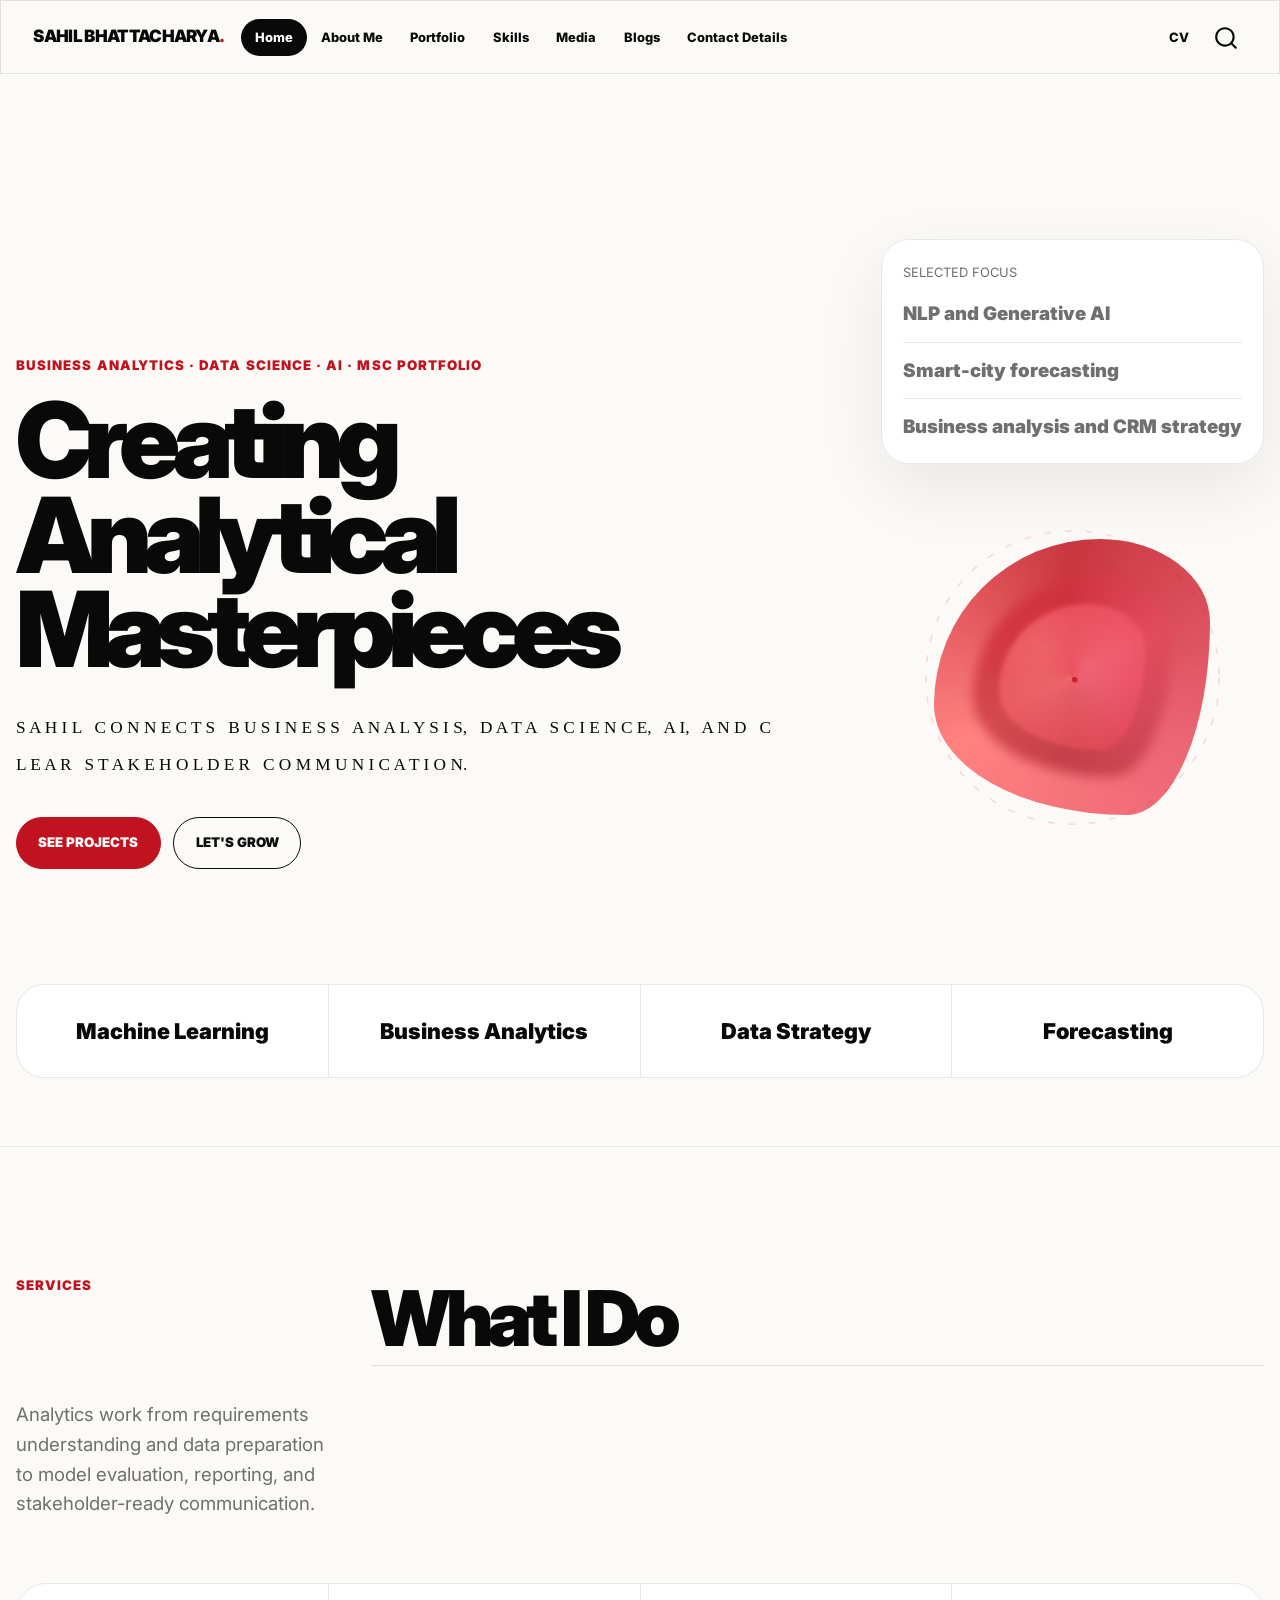
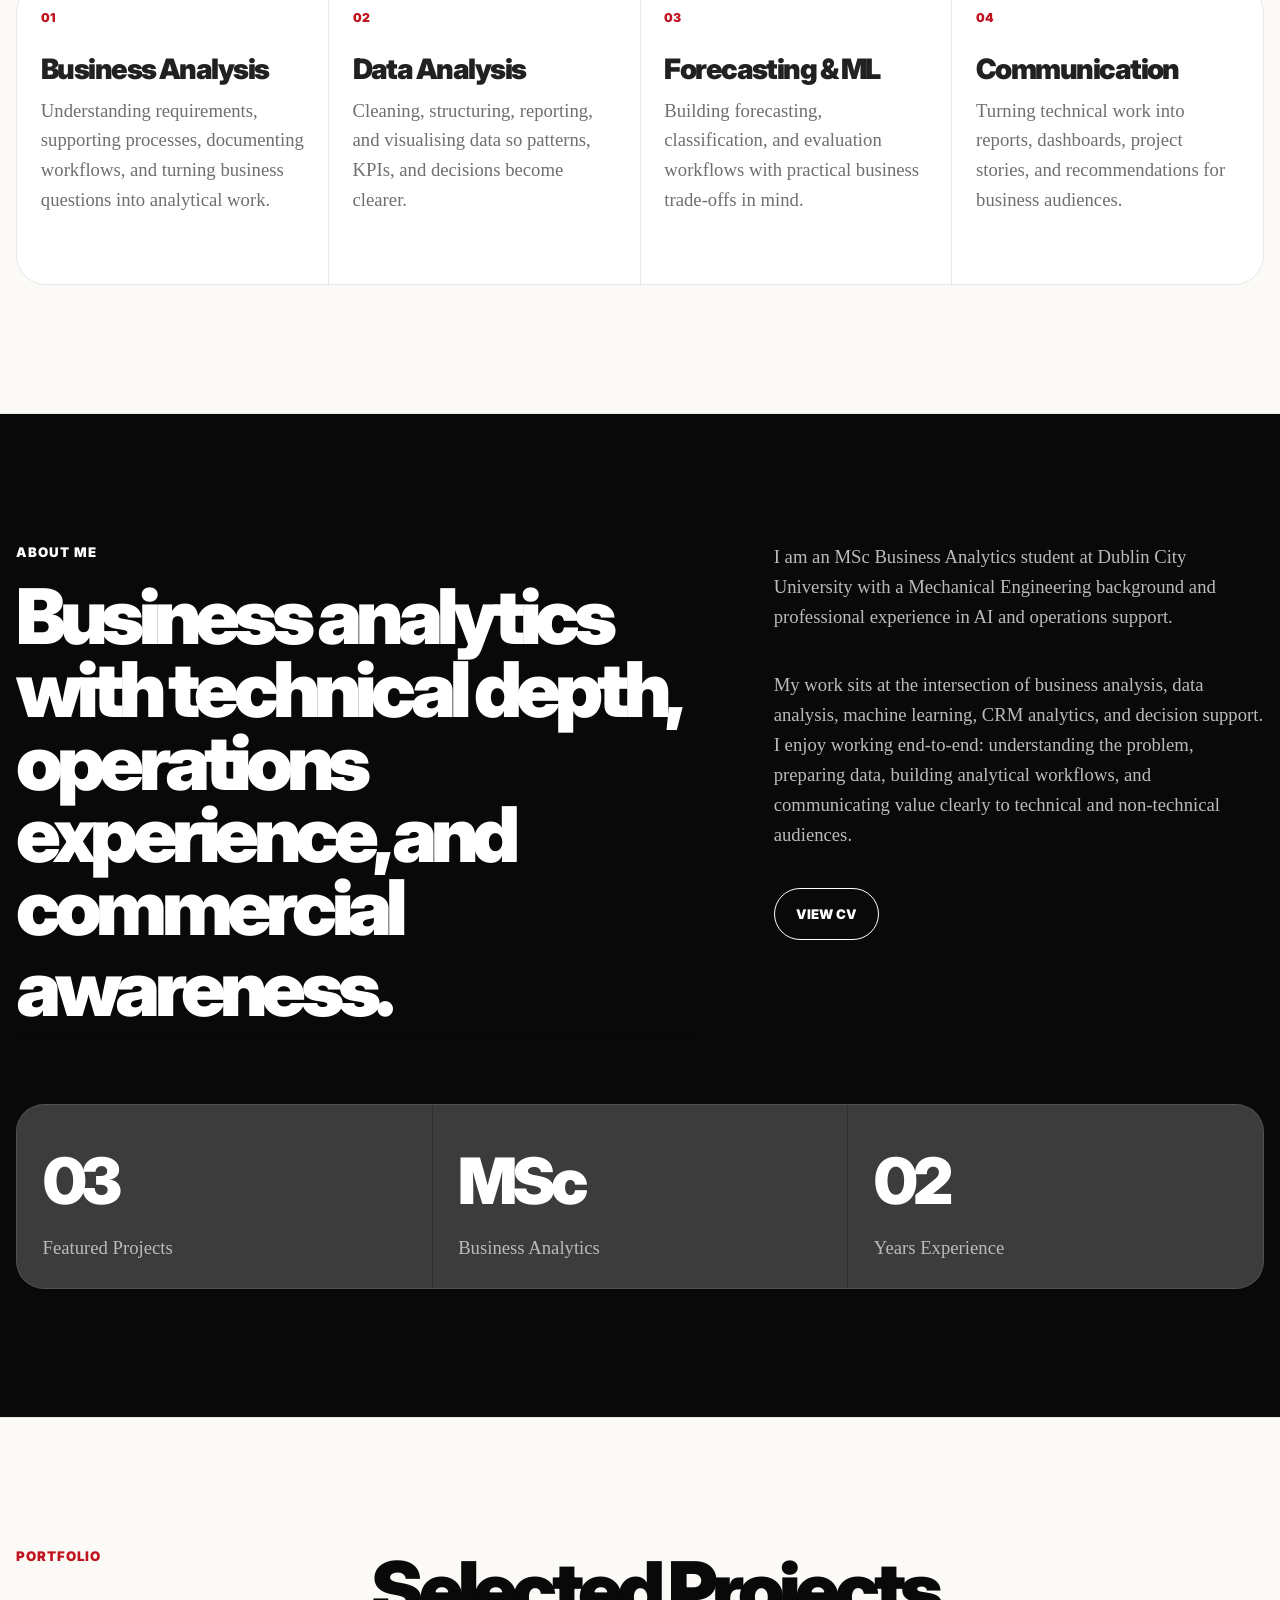
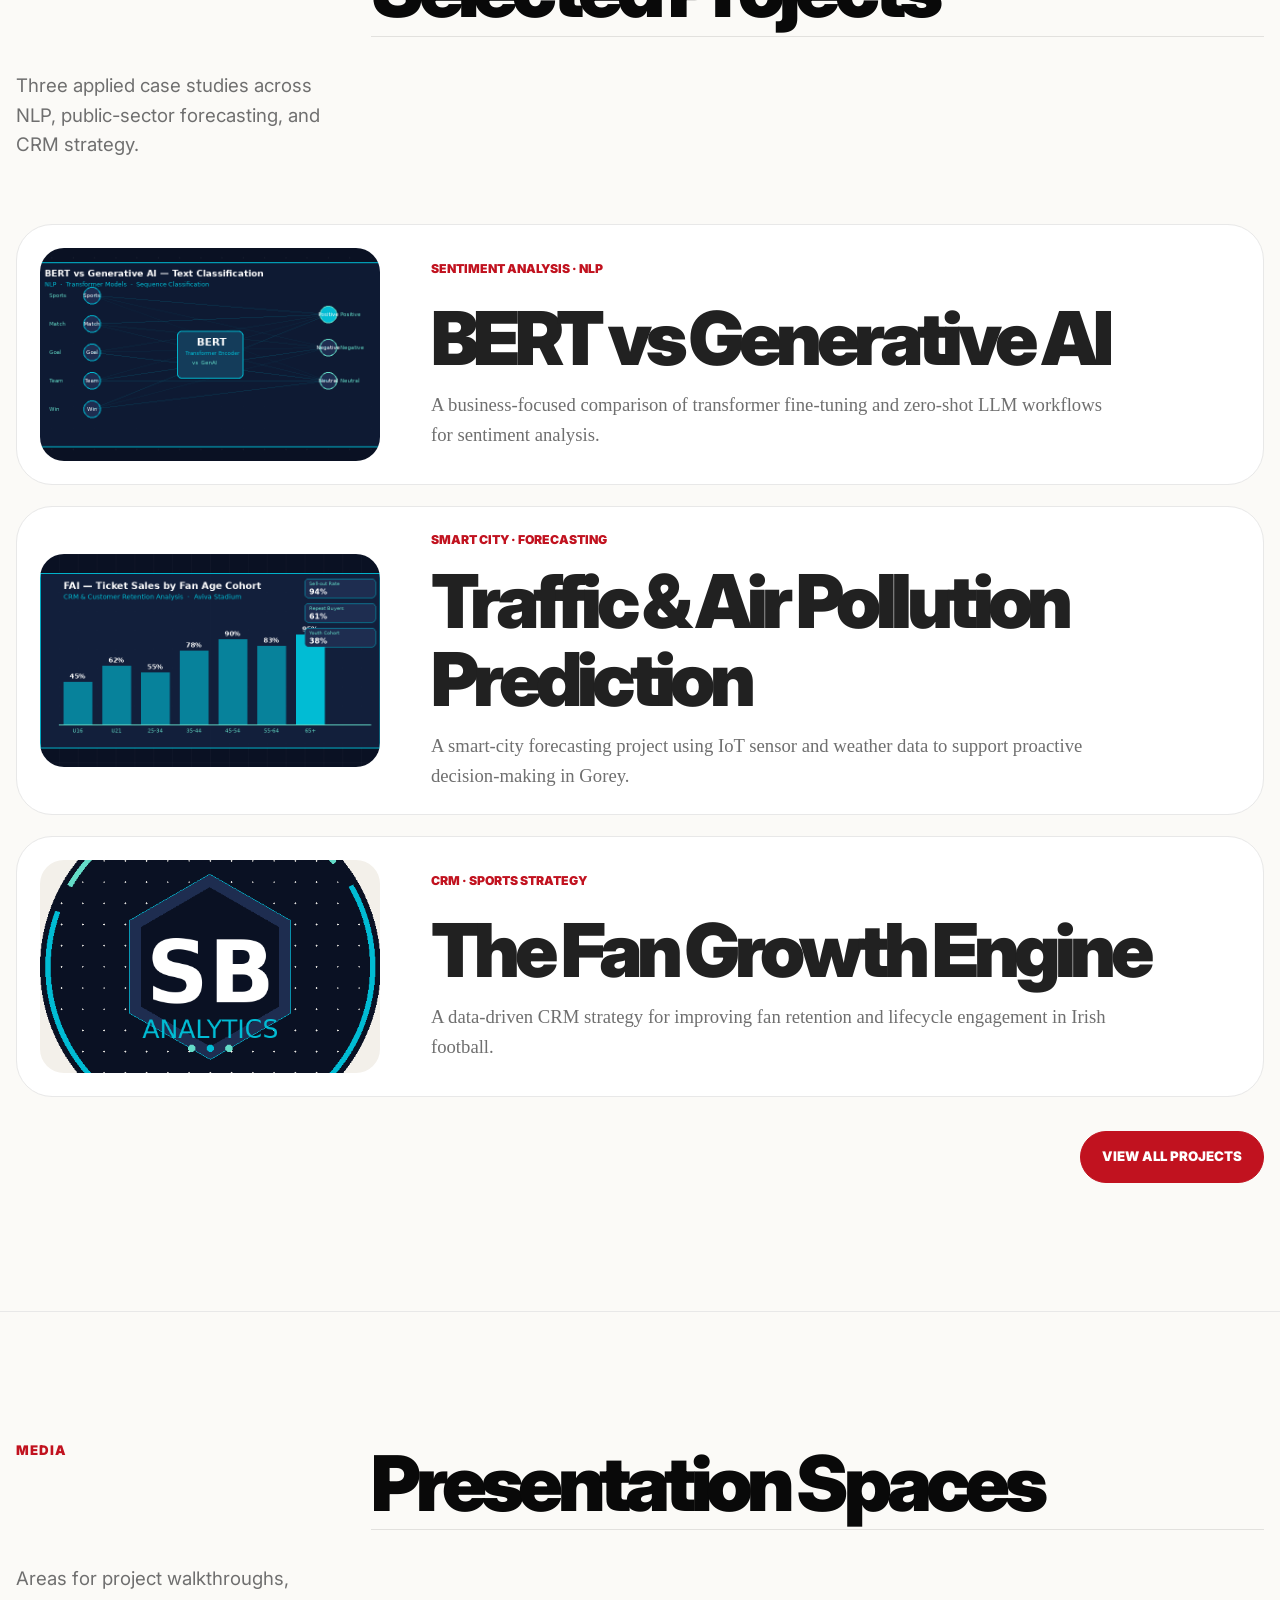
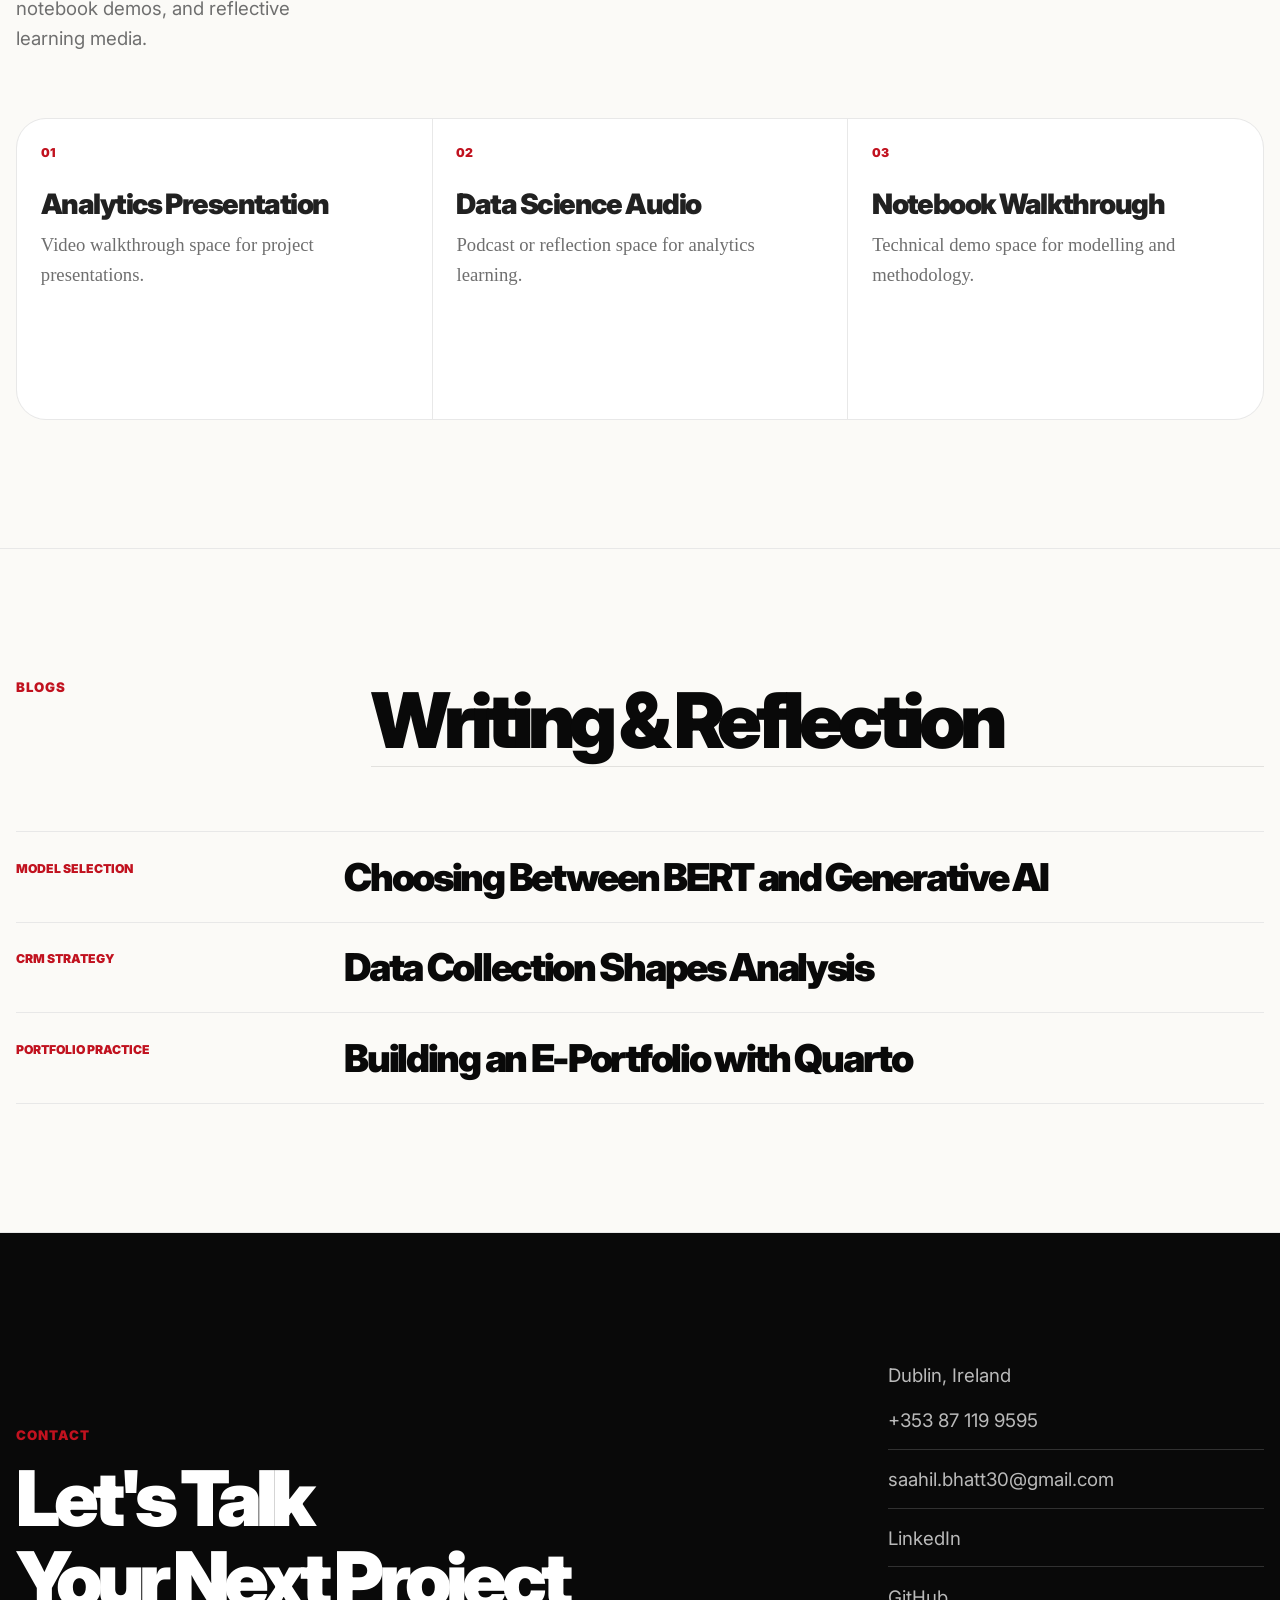
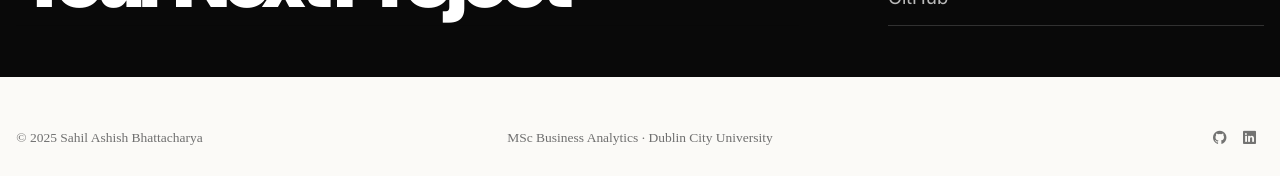
<file: docs/index.html>
<!DOCTYPE html>
<html xmlns="http://www.w3.org/1999/xhtml" lang="en" xml:lang="en"><head>

<meta charset="utf-8">
<meta name="generator" content="quarto-1.9.37">

<meta name="viewport" content="width=device-width, initial-scale=1.0, user-scalable=yes">


<title>Home – Sahil Bhattacharya</title>
<style>
/* Default styles provided by pandoc.
** See https://pandoc.org/MANUAL.html#variables-for-html for config info.
*/
code{white-space: pre-wrap;}
span.smallcaps{font-variant: small-caps;}
div.columns{display: flex; gap: min(4vw, 1.5em);}
div.column{flex: auto; overflow-x: auto;}
div.hanging-indent{margin-left: 1.5em; text-indent: -1.5em;}
ul.task-list{list-style: none;}
ul.task-list li input[type="checkbox"] {
  width: 0.8em;
  margin: 0 0.8em 0.2em -1em; /* quarto-specific, see https://github.com/quarto-dev/quarto-cli/issues/4556 */ 
  vertical-align: middle;
}
</style>


<script src="site_libs/quarto-nav/quarto-nav.js"></script>
<script src="site_libs/quarto-nav/headroom.min.js"></script>
<script src="site_libs/clipboard/clipboard.min.js"></script>
<script src="site_libs/quarto-search/autocomplete.umd.js"></script>
<script src="site_libs/quarto-search/fuse.min.js"></script>
<script src="site_libs/quarto-search/quarto-search.js"></script>
<meta name="quarto:offset" content="./">
<link href="./images/favicon.png" rel="icon" type="image/png">
<script src="site_libs/quarto-html/quarto.js" type="module"></script>
<script src="site_libs/quarto-html/tabsets/tabsets.js" type="module"></script>
<script src="site_libs/quarto-html/popper.min.js"></script>
<script src="site_libs/quarto-html/tippy.umd.min.js"></script>
<script src="site_libs/quarto-html/anchor.min.js"></script>
<link href="site_libs/quarto-html/tippy.css" rel="stylesheet">
<link href="site_libs/quarto-html/quarto-syntax-highlighting-7f8f88aac4f3542376d5c11b86a4c14d.css" rel="stylesheet" id="quarto-text-highlighting-styles">
<script src="site_libs/bootstrap/bootstrap.min.js"></script>
<link href="site_libs/bootstrap/bootstrap-icons.css" rel="stylesheet">
<link href="site_libs/bootstrap/bootstrap-86e68e77c43fd9ad2433cb8c37001006.min.css" rel="stylesheet" append-hash="true" id="quarto-bootstrap" data-mode="light">
<script id="quarto-search-options" type="application/json">{
  "location": "navbar",
  "copy-button": false,
  "collapse-after": 3,
  "panel-placement": "end",
  "type": "overlay",
  "limit": 50,
  "keyboard-shortcut": [
    "f",
    "/",
    "s"
  ],
  "show-item-context": false,
  "language": {
    "search-no-results-text": "No results",
    "search-matching-documents-text": "matching documents",
    "search-copy-link-title": "Copy link to search",
    "search-hide-matches-text": "Hide additional matches",
    "search-more-match-text": "more match in this document",
    "search-more-matches-text": "more matches in this document",
    "search-clear-button-title": "Clear",
    "search-text-placeholder": "",
    "search-detached-cancel-button-title": "Cancel",
    "search-submit-button-title": "Submit",
    "search-label": "Search"
  }
}</script>


</head>

<body class="nav-fixed quarto-light">

<div id="quarto-search-results"></div>
  <header id="quarto-header" class="headroom fixed-top">
    <nav class="navbar navbar-expand-lg " data-bs-theme="dark">
      <div class="navbar-container container-fluid">
      <div class="navbar-brand-container mx-auto">
    <a class="navbar-brand" href="./index.html">
    <span class="navbar-title">Sahil Bhattacharya</span>
    </a>
  </div>
            <div id="quarto-search" class="" title="Search"></div>
          <button class="navbar-toggler" type="button" data-bs-toggle="collapse" data-bs-target="#navbarCollapse" aria-controls="navbarCollapse" role="menu" aria-expanded="false" aria-label="Toggle navigation" onclick="if (window.quartoToggleHeadroom) { window.quartoToggleHeadroom(); }">
  <span class="navbar-toggler-icon"></span>
</button>
          <div class="collapse navbar-collapse" id="navbarCollapse">
            <ul class="navbar-nav navbar-nav-scroll me-auto">
  <li class="nav-item">
    <a class="nav-link active" href="./index.html" aria-current="page"> 
<span class="menu-text">Home</span></a>
  </li>  
  <li class="nav-item">
    <a class="nav-link" href="./about.html"> 
<span class="menu-text">About Me</span></a>
  </li>  
  <li class="nav-item">
    <a class="nav-link" href="./projects/index.html"> 
<span class="menu-text">Portfolio</span></a>
  </li>  
  <li class="nav-item">
    <a class="nav-link" href="./skills.html"> 
<span class="menu-text">Skills</span></a>
  </li>  
  <li class="nav-item">
    <a class="nav-link" href="./media.html"> 
<span class="menu-text">Media</span></a>
  </li>  
  <li class="nav-item">
    <a class="nav-link" href="./blogs.html"> 
<span class="menu-text">Blogs</span></a>
  </li>  
  <li class="nav-item">
    <a class="nav-link" href="./contact.html"> 
<span class="menu-text">Contact Details</span></a>
  </li>  
</ul>
            <ul class="navbar-nav navbar-nav-scroll ms-auto">
  <li class="nav-item">
    <a class="nav-link" href="./cv/sahil-bhattacharya-cv.pdf" target="_blank"> 
<span class="menu-text">CV</span></a>
  </li>  
</ul>
          </div> <!-- /navcollapse -->
            <div class="quarto-navbar-tools">
</div>
      </div> <!-- /container-fluid -->
    </nav>
</header>
<!-- content -->
<div id="quarto-content" class="quarto-container page-columns page-rows-contents page-layout-full page-navbar">
<!-- sidebar -->
<!-- margin-sidebar -->
    
<!-- main -->
<main class="content column-page" id="quarto-document-content">

<header id="title-block-header" class="quarto-title-block default">
<div class="quarto-title">
<h1 class="title">Home</h1>
</div>



<div class="quarto-title-meta column-page">

    
  
    
  </div>
  


</header>


<style>
#title-block-header {
  display: none;
}
</style>
<main class="arkitek-page">
  <section class="ark-hero" id="home-section">
    <div class="ark-container">
      <div class="ark-hero-grid">
        <div class="ark-hero-copy reveal-block">
          <p class="ark-eyebrow">Business Analytics · Data Science · AI · MSc Portfolio</p>
          <h1>Creating Analytical Masterpieces</h1>
          <p class="ark-spaced">S a h i l &nbsp; c o n n e c t s &nbsp; b u s i n e s s &nbsp; a n a l y s i s, &nbsp; d a t a &nbsp; s c i e n c e, &nbsp; A I, &nbsp; a n d &nbsp; c l e a r &nbsp; s t a k e h o l d e r &nbsp; c o m m u n i c a t i o n.</p>
          <div class="ark-actions">
            <a href="projects/" class="ark-button primary">See Projects</a>
            <a href="contact.html" class="ark-button">Let's Grow</a>
          </div>
        </div>

        <div class="ark-hero-side reveal-block">
          <div class="ark-hero-panel">
            <span>Selected Focus</span>
            <ul>
              <li>NLP and Generative AI</li>
              <li>Smart-city forecasting</li>
              <li>Business analysis and CRM strategy</li>
            </ul>
          </div>

          <div class="ark-avatar-wrap">
          <!--
            Avatar slot — pure CSS morphing blob by default.
            To replace with a Spline 3D scene:
              1. In Spline, click Export → Embed → Copy URL
              2. Replace the <div class="ark-blob">…</div> block below with:
                 <iframe src="YOUR_SPLINE_URL" width="100%" height="100%" frameborder="0" style="border-radius:28px;"></iframe>
              3. Remove the .ark-blob and .ark-ring CSS from styles.scss
          -->
          <div class="ark-blob">
            <div class="ark-blob-shape"></div>
            <div class="ark-blob-shape ark-blob-shape--2"></div>
            <div class="ark-blob-shape ark-blob-shape--3"></div>
          </div>
          <svg class="ark-ring" viewbox="0 0 200 200" fill="none" xmlns="http://www.w3.org/2000/svg">
            <circle cx="100" cy="100" r="85" stroke="rgba(193,18,31,0.12)" stroke-width="1" stroke-dasharray="4 8"></circle>
            <circle cx="100" cy="100" r="70" stroke="rgba(193,18,31,0.08)" stroke-width="0.5" stroke-dasharray="2 6"></circle>
          </svg>
          <div class="ark-ring-dot"></div>
          <div class="ark-ring-dot ark-ring-dot--2"></div>
          <div class="ark-ring-dot ark-ring-dot--3"></div>
        </div>
        </div>
      </div>

      <div class="ark-service-ticker" aria-label="Portfolio focus areas">
        <span>Machine Learning</span>
        <span>Business Analytics</span>
        <span>Data Strategy</span>
        <span>Forecasting</span>
      </div>
    </div>
  </section>

  <section class="ark-section" id="skills-section">
    <div class="ark-container">
      <div class="ark-section-head reveal-block">
        <p>Services</p>
        <h2 class="anchored">What I Do</h2>
        <span>Analytics work from requirements understanding and data preparation to model evaluation, reporting, and stakeholder-ready communication.</span>
      </div>

      <div class="ark-services">
        <article class="ark-service-card reveal-block">
          <span>01</span>
          <h3 class="anchored">Business Analysis</h3>
          <p>Understanding requirements, supporting processes, documenting workflows, and turning business questions into analytical work.</p>
        </article>
        <article class="ark-service-card reveal-block">
          <span>02</span>
          <h3 class="anchored">Data Analysis</h3>
          <p>Cleaning, structuring, reporting, and visualising data so patterns, KPIs, and decisions become clearer.</p>
        </article>
        <article class="ark-service-card reveal-block">
          <span>03</span>
          <h3 class="anchored">Forecasting &amp; ML</h3>
          <p>Building forecasting, classification, and evaluation workflows with practical business trade-offs in mind.</p>
        </article>
        <article class="ark-service-card reveal-block">
          <span>04</span>
          <h3 class="anchored">Communication</h3>
          <p>Turning technical work into reports, dashboards, project stories, and recommendations for business audiences.</p>
        </article>
      </div>
    </div>
  </section>

  <section class="ark-section ark-about" id="about-section">
    <div class="ark-container">
      <div class="ark-about-grid">
        <div class="ark-section-head reveal-block">
          <p>About Me</p>
          <h2 class="anchored">Business analytics with technical depth, operations experience, and commercial awareness.</h2>
        </div>
        <div class="ark-about-copy reveal-block">
          <p>I am an MSc Business Analytics student at Dublin City University with a Mechanical Engineering background and professional experience in AI and operations support.</p>
          <p>My work sits at the intersection of business analysis, data analysis, machine learning, CRM analytics, and decision support. I enjoy working end-to-end: understanding the problem, preparing data, building analytical workflows, and communicating value clearly to technical and non-technical audiences.</p>
          <a href="cv/sahil-bhattacharya-cv.pdf" target="_blank" class="ark-button">View CV</a>
        </div>
      </div>

      <div class="ark-stats">
        <div class="reveal-block"><span>03</span><p>Featured Projects</p></div>
        <div class="reveal-block"><span>MSc</span><p>Business Analytics</p></div>
        <div class="reveal-block"><span>02</span><p>Years Experience</p></div>
      </div>
    </div>
  </section>

  <section class="ark-section" id="portfolio-section">
    <div class="ark-container">
      <div class="ark-section-head reveal-block">
        <p>Portfolio</p>
        <h2 class="anchored">Selected Projects</h2>
        <span>Three applied case studies across NLP, public-sector forecasting, and CRM strategy.</span>
      </div>

      <div class="ark-projects">
        <a class="ark-project-card reveal-block" href="projects/project-bert-genai.html">
          <img src="images/project2.png" alt="Abstract visual for NLP sentiment analysis using BERT and generative AI">
          <div>
            <span>Sentiment Analysis · NLP</span>
            <h3 class="anchored">BERT vs Generative AI</h3>
            <p>A business-focused comparison of transformer fine-tuning and zero-shot LLM workflows for sentiment analysis.</p>
          </div>
        </a>

        <a class="ark-project-card reveal-block" href="projects/project-gorey.html">
          <img src="images/project1.png" alt="Smart-city traffic and air pollution forecasting visual for Gorey">
          <div>
            <span>Smart City · Forecasting</span>
            <h3 class="anchored">Traffic &amp; Air Pollution Prediction</h3>
            <p>A smart-city forecasting project using IoT sensor and weather data to support proactive decision-making in Gorey.</p>
          </div>
        </a>

        <a class="ark-project-card reveal-block" href="projects/project-fai-crm.html">
          <img src="images/logo.png" alt="Football Association of Ireland CRM and fan lifecycle strategy visual">
          <div>
            <span>CRM · Sports Strategy</span>
            <h3 class="anchored">The Fan Growth Engine</h3>
            <p>A data-driven CRM strategy for improving fan retention and lifecycle engagement in Irish football.</p>
          </div>
        </a>
      </div>

      <div class="ark-more reveal-block">
        <a href="projects/" class="ark-button primary">View all projects</a>
      </div>
    </div>
  </section>

  <section class="ark-section" id="media-section">
    <div class="ark-container">
      <div class="ark-section-head reveal-block">
        <p>Media</p>
        <h2 class="anchored">Presentation Spaces</h2>
        <span>Areas for project walkthroughs, notebook demos, and reflective learning media.</span>
      </div>

      <div class="ark-media-grid">
        <article class="ark-media-card reveal-block"><span>01</span><h3 class="anchored">Analytics Presentation</h3><p>Video walkthrough space for project presentations.</p></article>
        <article class="ark-media-card reveal-block"><span>02</span><h3 class="anchored">Data Science Audio</h3><p>Podcast or reflection space for analytics learning.</p></article>
        <article class="ark-media-card reveal-block"><span>03</span><h3 class="anchored">Notebook Walkthrough</h3><p>Technical demo space for modelling and methodology.</p></article>
      </div>
    </div>
  </section>

  <section class="ark-section" id="blog-section">
    <div class="ark-container">
      <div class="ark-section-head reveal-block">
        <p>Blogs</p>
        <h2 class="anchored">Writing &amp; Reflection</h2>
      </div>

      <div class="ark-blog-list">
        <a class="reveal-block" href="projects/project-bert-genai.html"><span>Model Selection</span><strong>Choosing Between BERT and Generative AI</strong></a>
        <a class="reveal-block" href="projects/project-fai-crm.html"><span>CRM Strategy</span><strong>Data Collection Shapes Analysis</strong></a>
        <a class="reveal-block" href="reflection.html"><span>Portfolio Practice</span><strong>Building an E-Portfolio with Quarto</strong></a>
      </div>
    </div>
  </section>

  <section class="ark-contact" id="contact-section">
    <div class="ark-container">
      <div class="ark-contact-grid">
        <div class="reveal-block">
          <p>Contact</p>
          <h2 class="anchored">Let's Talk<br>Your Next Project</h2>
        </div>
        <div class="ark-contact-links reveal-block">
          <span>Dublin, Ireland</span>
          <a href="tel:+353871199595">+353 87 119 9595</a>
          <a href="mailto:saahil.bhatt30@gmail.com">saahil.bhatt30@gmail.com</a>
          <a href="https://www.linkedin.com/in/sahil-bhattacharya-257924228" target="_blank" rel="noopener">LinkedIn</a>
          <a href="https://github.com/Saahil0206" target="_blank" rel="noopener">GitHub</a>
        </div>
      </div>
    </div>
  </section>
</main>



</main> <!-- /main -->
<script>
document.addEventListener("DOMContentLoaded", () => {
  const prefersReducedMotion = window.matchMedia("(prefers-reduced-motion: reduce)").matches;
  const navbar = document.querySelector(".navbar");
  const revealItems = Array.from(document.querySelectorAll(".sv-reveal, .terminal-reveal, .reveal-block, .module-card, .record-card, .work-entry, .blog-card, .skill-card, .media-card, .detail-item"));

  document.body.classList.add("portfolio-loaded");

  const updateNavbar = () => {
    if (!navbar) return;
    navbar.classList.toggle("navbar-scrolled", window.scrollY > 18);
  };

  updateNavbar();
  window.addEventListener("scroll", updateNavbar, { passive: true });

  if (prefersReducedMotion || !("IntersectionObserver" in window)) {
    revealItems.forEach((item) => item.classList.add("reveal-ready"));
  } else {
    revealItems.forEach((item, index) => {
      item.style.transitionDelay = `${Math.min(index % 5, 4) * 55}ms`;
    });

    const observer = new IntersectionObserver((entries) => {
      entries.forEach((entry) => {
        if (!entry.isIntersecting) return;
        entry.target.classList.add("reveal-ready");
        observer.unobserve(entry.target);
      });
    }, {
      threshold: 0.14,
      rootMargin: "0px 0px -8% 0px"
    });

    revealItems.forEach((item) => observer.observe(item));
  }

  document.querySelectorAll('a[href^="#"]').forEach((link) => {
    link.addEventListener("click", (event) => {
      const target = document.querySelector(link.getAttribute("href"));
      if (!target) return;
      event.preventDefault();
      target.scrollIntoView({ behavior: prefersReducedMotion ? "auto" : "smooth", block: "start" });
    });
  });
});
</script>
<script id="quarto-html-after-body" type="application/javascript">
  window.document.addEventListener("DOMContentLoaded", function (event) {
    const icon = "";
    const anchorJS = new window.AnchorJS();
    anchorJS.options = {
      placement: 'right',
      icon: icon
    };
    anchorJS.add('.anchored');
    const isCodeAnnotation = (el) => {
      for (const clz of el.classList) {
        if (clz.startsWith('code-annotation-')) {                     
          return true;
        }
      }
      return false;
    }
    const onCopySuccess = function(e) {
      // button target
      const button = e.trigger;
      // don't keep focus
      button.blur();
      // flash "checked"
      button.classList.add('code-copy-button-checked');
      var currentTitle = button.getAttribute("title");
      button.setAttribute("title", "Copied!");
      let tooltip;
      if (window.bootstrap) {
        button.setAttribute("data-bs-toggle", "tooltip");
        button.setAttribute("data-bs-placement", "left");
        button.setAttribute("data-bs-title", "Copied!");
        tooltip = new bootstrap.Tooltip(button, 
          { trigger: "manual", 
            customClass: "code-copy-button-tooltip",
            offset: [0, -8]});
        tooltip.show();    
      }
      setTimeout(function() {
        if (tooltip) {
          tooltip.hide();
          button.removeAttribute("data-bs-title");
          button.removeAttribute("data-bs-toggle");
          button.removeAttribute("data-bs-placement");
        }
        button.setAttribute("title", currentTitle);
        button.classList.remove('code-copy-button-checked');
      }, 1000);
      // clear code selection
      e.clearSelection();
    }
    const getTextToCopy = function(trigger) {
      const outerScaffold = trigger.parentElement.cloneNode(true);
      const codeEl = outerScaffold.querySelector('code');
      for (const childEl of codeEl.children) {
        if (isCodeAnnotation(childEl)) {
          childEl.remove();
        }
      }
      return codeEl.innerText;
    }
    const clipboard = new window.ClipboardJS('.code-copy-button:not([data-in-quarto-modal])', {
      text: getTextToCopy
    });
    clipboard.on('success', onCopySuccess);
    if (window.document.getElementById('quarto-embedded-source-code-modal')) {
      const clipboardModal = new window.ClipboardJS('.code-copy-button[data-in-quarto-modal]', {
        text: getTextToCopy,
        container: window.document.getElementById('quarto-embedded-source-code-modal')
      });
      clipboardModal.on('success', onCopySuccess);
    }
      var localhostRegex = new RegExp(/^(?:http|https):\/\/localhost\:?[0-9]*\//);
      var mailtoRegex = new RegExp(/^mailto:/);
        var filterRegex = new RegExp('/' + window.location.host + '/');
      var isInternal = (href) => {
          return filterRegex.test(href) || localhostRegex.test(href) || mailtoRegex.test(href);
      }
      // Inspect non-navigation links and adorn them if external
     var links = window.document.querySelectorAll('a[href]:not(.nav-link):not(.navbar-brand):not(.toc-action):not(.sidebar-link):not(.sidebar-item-toggle):not(.pagination-link):not(.no-external):not([aria-hidden]):not(.dropdown-item):not(.quarto-navigation-tool):not(.about-link)');
      for (var i=0; i<links.length; i++) {
        const link = links[i];
        if (!isInternal(link.href)) {
          // undo the damage that might have been done by quarto-nav.js in the case of
          // links that we want to consider external
          if (link.dataset.originalHref !== undefined) {
            link.href = link.dataset.originalHref;
          }
        }
      }
    function tippyHover(el, contentFn, onTriggerFn, onUntriggerFn) {
      const config = {
        allowHTML: true,
        maxWidth: 500,
        delay: 100,
        arrow: false,
        appendTo: function(el) {
            return el.parentElement;
        },
        interactive: true,
        interactiveBorder: 10,
        theme: 'quarto',
        placement: 'bottom-start',
      };
      if (contentFn) {
        config.content = contentFn;
      }
      if (onTriggerFn) {
        config.onTrigger = onTriggerFn;
      }
      if (onUntriggerFn) {
        config.onUntrigger = onUntriggerFn;
      }
      window.tippy(el, config); 
    }
    const noterefs = window.document.querySelectorAll('a[role="doc-noteref"]');
    for (var i=0; i<noterefs.length; i++) {
      const ref = noterefs[i];
      tippyHover(ref, function() {
        // use id or data attribute instead here
        let href = ref.getAttribute('data-footnote-href') || ref.getAttribute('href');
        try { href = new URL(href).hash; } catch {}
        const id = href.replace(/^#\/?/, "");
        const note = window.document.getElementById(id);
        if (note) {
          return note.innerHTML;
        } else {
          return "";
        }
      });
    }
    const xrefs = window.document.querySelectorAll('a.quarto-xref');
    const processXRef = (id, note) => {
      // Strip column container classes
      const stripColumnClz = (el) => {
        el.classList.remove("page-full", "page-columns");
        if (el.children) {
          for (const child of el.children) {
            stripColumnClz(child);
          }
        }
      }
      stripColumnClz(note)
      if (id === null || id.startsWith('sec-')) {
        // Special case sections, only their first couple elements
        const container = document.createElement("div");
        if (note.children && note.children.length > 2) {
          container.appendChild(note.children[0].cloneNode(true));
          for (let i = 1; i < note.children.length; i++) {
            const child = note.children[i];
            if (child.tagName === "P" && child.innerText === "") {
              continue;
            } else {
              container.appendChild(child.cloneNode(true));
              break;
            }
          }
          if (window.Quarto?.typesetMath) {
            window.Quarto.typesetMath(container);
          }
          return container.innerHTML
        } else {
          if (window.Quarto?.typesetMath) {
            window.Quarto.typesetMath(note);
          }
          return note.innerHTML;
        }
      } else {
        // Remove any anchor links if they are present
        const anchorLink = note.querySelector('a.anchorjs-link');
        if (anchorLink) {
          anchorLink.remove();
        }
        if (window.Quarto?.typesetMath) {
          window.Quarto.typesetMath(note);
        }
        if (note.classList.contains("callout")) {
          return note.outerHTML;
        } else {
          return note.innerHTML;
        }
      }
    }
    for (var i=0; i<xrefs.length; i++) {
      const xref = xrefs[i];
      tippyHover(xref, undefined, function(instance) {
        instance.disable();
        let url = xref.getAttribute('href');
        let hash = undefined; 
        if (url.startsWith('#')) {
          hash = url;
        } else {
          try { hash = new URL(url).hash; } catch {}
        }
        if (hash) {
          const id = hash.replace(/^#\/?/, "");
          const note = window.document.getElementById(id);
          if (note !== null) {
            try {
              const html = processXRef(id, note.cloneNode(true));
              instance.setContent(html);
            } finally {
              instance.enable();
              instance.show();
            }
          } else {
            // See if we can fetch this
            fetch(url.split('#')[0])
            .then(res => res.text())
            .then(html => {
              const parser = new DOMParser();
              const htmlDoc = parser.parseFromString(html, "text/html");
              const note = htmlDoc.getElementById(id);
              if (note !== null) {
                const html = processXRef(id, note);
                instance.setContent(html);
              } 
            }).finally(() => {
              instance.enable();
              instance.show();
            });
          }
        } else {
          // See if we can fetch a full url (with no hash to target)
          // This is a special case and we should probably do some content thinning / targeting
          fetch(url)
          .then(res => res.text())
          .then(html => {
            const parser = new DOMParser();
            const htmlDoc = parser.parseFromString(html, "text/html");
            const note = htmlDoc.querySelector('main.content');
            if (note !== null) {
              // This should only happen for chapter cross references
              // (since there is no id in the URL)
              // remove the first header
              if (note.children.length > 0 && note.children[0].tagName === "HEADER") {
                note.children[0].remove();
              }
              const html = processXRef(null, note);
              instance.setContent(html);
            } 
          }).finally(() => {
            instance.enable();
            instance.show();
          });
        }
      }, function(instance) {
      });
    }
        let selectedAnnoteEl;
        const selectorForAnnotation = ( cell, annotation) => {
          let cellAttr = 'data-code-cell="' + cell + '"';
          let lineAttr = 'data-code-annotation="' +  annotation + '"';
          const selector = 'span[' + cellAttr + '][' + lineAttr + ']';
          return selector;
        }
        const selectCodeLines = (annoteEl) => {
          const doc = window.document;
          const targetCell = annoteEl.getAttribute("data-target-cell");
          const targetAnnotation = annoteEl.getAttribute("data-target-annotation");
          const annoteSpan = window.document.querySelector(selectorForAnnotation(targetCell, targetAnnotation));
          const lines = annoteSpan.getAttribute("data-code-lines").split(",");
          const lineIds = lines.map((line) => {
            return targetCell + "-" + line;
          })
          let top = null;
          let height = null;
          let parent = null;
          if (lineIds.length > 0) {
              //compute the position of the single el (top and bottom and make a div)
              const el = window.document.getElementById(lineIds[0]);
              top = el.offsetTop;
              height = el.offsetHeight;
              parent = el.parentElement.parentElement;
            if (lineIds.length > 1) {
              const lastEl = window.document.getElementById(lineIds[lineIds.length - 1]);
              const bottom = lastEl.offsetTop + lastEl.offsetHeight;
              height = bottom - top;
            }
            if (top !== null && height !== null && parent !== null) {
              // cook up a div (if necessary) and position it 
              let div = window.document.getElementById("code-annotation-line-highlight");
              if (div === null) {
                div = window.document.createElement("div");
                div.setAttribute("id", "code-annotation-line-highlight");
                div.style.position = 'absolute';
                parent.appendChild(div);
              }
              div.style.top = top - 2 + "px";
              div.style.height = height + 4 + "px";
              div.style.left = 0;
              let gutterDiv = window.document.getElementById("code-annotation-line-highlight-gutter");
              if (gutterDiv === null) {
                gutterDiv = window.document.createElement("div");
                gutterDiv.setAttribute("id", "code-annotation-line-highlight-gutter");
                gutterDiv.style.position = 'absolute';
                const codeCell = window.document.getElementById(targetCell);
                const gutter = codeCell.querySelector('.code-annotation-gutter');
                gutter.appendChild(gutterDiv);
              }
              gutterDiv.style.top = top - 2 + "px";
              gutterDiv.style.height = height + 4 + "px";
            }
            selectedAnnoteEl = annoteEl;
          }
        };
        const unselectCodeLines = () => {
          const elementsIds = ["code-annotation-line-highlight", "code-annotation-line-highlight-gutter"];
          elementsIds.forEach((elId) => {
            const div = window.document.getElementById(elId);
            if (div) {
              div.remove();
            }
          });
          selectedAnnoteEl = undefined;
        };
          // Handle positioning of the toggle
      window.addEventListener(
        "resize",
        throttle(() => {
          elRect = undefined;
          if (selectedAnnoteEl) {
            selectCodeLines(selectedAnnoteEl);
          }
        }, 10)
      );
      function throttle(fn, ms) {
      let throttle = false;
      let timer;
        return (...args) => {
          if(!throttle) { // first call gets through
              fn.apply(this, args);
              throttle = true;
          } else { // all the others get throttled
              if(timer) clearTimeout(timer); // cancel #2
              timer = setTimeout(() => {
                fn.apply(this, args);
                timer = throttle = false;
              }, ms);
          }
        };
      }
        // Attach click handler to the DT
        const annoteDls = window.document.querySelectorAll('dt[data-target-cell]');
        for (const annoteDlNode of annoteDls) {
          annoteDlNode.addEventListener('click', (event) => {
            const clickedEl = event.target;
            if (clickedEl !== selectedAnnoteEl) {
              unselectCodeLines();
              const activeEl = window.document.querySelector('dt[data-target-cell].code-annotation-active');
              if (activeEl) {
                activeEl.classList.remove('code-annotation-active');
              }
              selectCodeLines(clickedEl);
              clickedEl.classList.add('code-annotation-active');
            } else {
              // Unselect the line
              unselectCodeLines();
              clickedEl.classList.remove('code-annotation-active');
            }
          });
        }
    const findCites = (el) => {
      const parentEl = el.parentElement;
      if (parentEl) {
        const cites = parentEl.dataset.cites;
        if (cites) {
          return {
            el,
            cites: cites.split(' ')
          };
        } else {
          return findCites(el.parentElement)
        }
      } else {
        return undefined;
      }
    };
    var bibliorefs = window.document.querySelectorAll('a[role="doc-biblioref"]');
    for (var i=0; i<bibliorefs.length; i++) {
      const ref = bibliorefs[i];
      const citeInfo = findCites(ref);
      if (citeInfo) {
        tippyHover(citeInfo.el, function() {
          var popup = window.document.createElement('div');
          citeInfo.cites.forEach(function(cite) {
            var citeDiv = window.document.createElement('div');
            citeDiv.classList.add('hanging-indent');
            citeDiv.classList.add('csl-entry');
            var biblioDiv = window.document.getElementById('ref-' + cite);
            if (biblioDiv) {
              citeDiv.innerHTML = biblioDiv.innerHTML;
            }
            popup.appendChild(citeDiv);
          });
          return popup.innerHTML;
        });
      }
    }
  });
  </script>
</div> <!-- /content -->
<footer class="footer">
  <div class="nav-footer">
    <div class="nav-footer-left">
<p>© 2025 Sahil Ashish Bhattacharya</p>
</div>   
    <div class="nav-footer-center">
<p>MSc Business Analytics · Dublin City University</p>
</div>
    <div class="nav-footer-right">
      <ul class="footer-items list-unstyled">
    <li class="nav-item compact">
    <a class="nav-link" href="https://github.com/Saahil0206" target="_blank">
      <i class="bi bi-github" role="img">
</i> 
    </a>
  </li>  
    <li class="nav-item compact">
    <a class="nav-link" href="https://www.linkedin.com/in/sahil-bhattacharya-257924228" target="_blank">
      <i class="bi bi-linkedin" role="img">
</i> 
    </a>
  </li>  
</ul>
    </div>
  </div>
</footer>




</body></html>
</file>
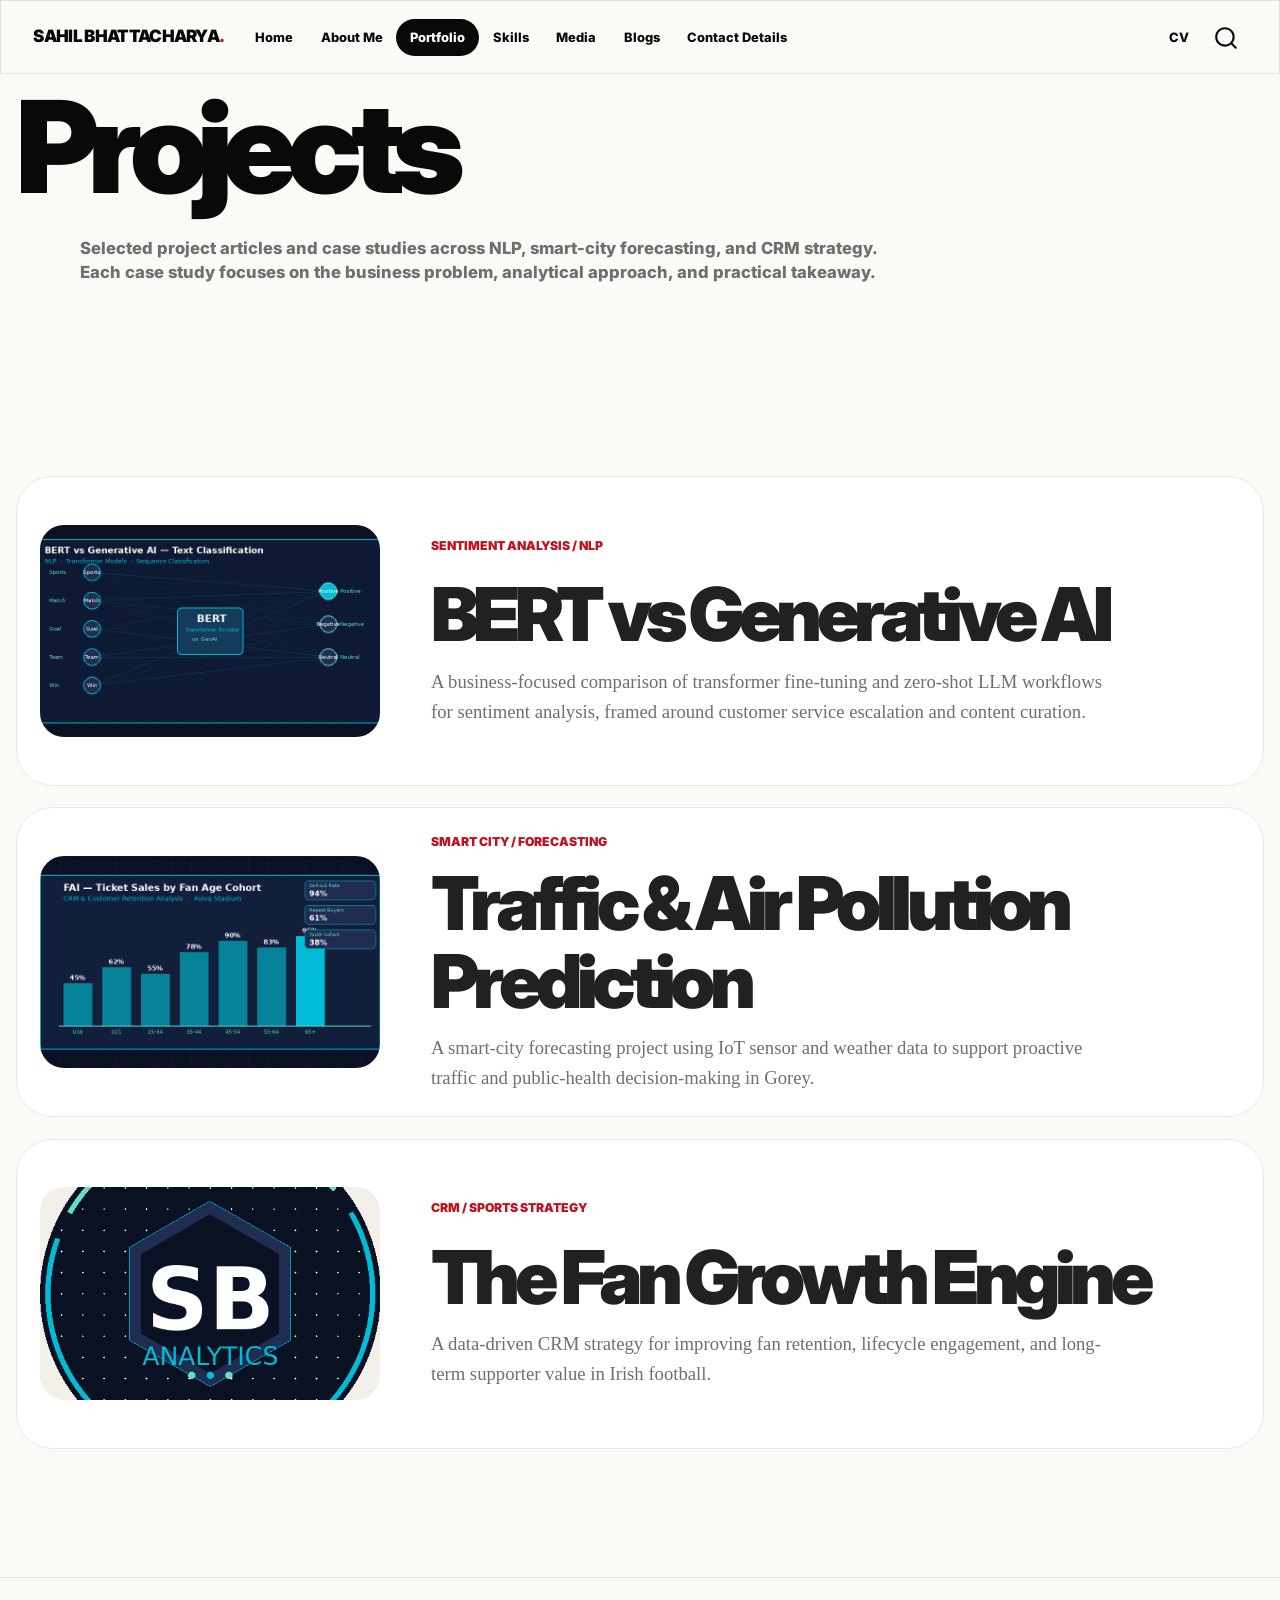
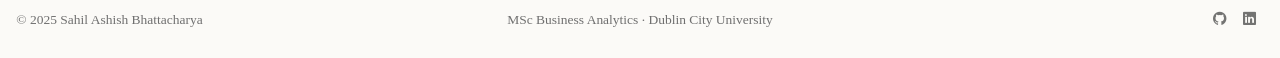
<file: docs/projects/index.html>
<!DOCTYPE html>
<html xmlns="http://www.w3.org/1999/xhtml" lang="en" xml:lang="en"><head>

<meta charset="utf-8">
<meta name="generator" content="quarto-1.9.37">

<meta name="viewport" content="width=device-width, initial-scale=1.0, user-scalable=yes">


<title>Projects – Sahil Bhattacharya</title>
<style>
/* Default styles provided by pandoc.
** See https://pandoc.org/MANUAL.html#variables-for-html for config info.
*/
code{white-space: pre-wrap;}
span.smallcaps{font-variant: small-caps;}
div.columns{display: flex; gap: min(4vw, 1.5em);}
div.column{flex: auto; overflow-x: auto;}
div.hanging-indent{margin-left: 1.5em; text-indent: -1.5em;}
ul.task-list{list-style: none;}
ul.task-list li input[type="checkbox"] {
  width: 0.8em;
  margin: 0 0.8em 0.2em -1em; /* quarto-specific, see https://github.com/quarto-dev/quarto-cli/issues/4556 */ 
  vertical-align: middle;
}
</style>


<script src="../site_libs/quarto-nav/quarto-nav.js"></script>
<script src="../site_libs/quarto-nav/headroom.min.js"></script>
<script src="../site_libs/clipboard/clipboard.min.js"></script>
<script src="../site_libs/quarto-search/autocomplete.umd.js"></script>
<script src="../site_libs/quarto-search/fuse.min.js"></script>
<script src="../site_libs/quarto-search/quarto-search.js"></script>
<meta name="quarto:offset" content="../">
<link href="../images/favicon.png" rel="icon" type="image/png">
<script src="../site_libs/quarto-html/quarto.js" type="module"></script>
<script src="../site_libs/quarto-html/tabsets/tabsets.js" type="module"></script>
<script src="../site_libs/quarto-html/popper.min.js"></script>
<script src="../site_libs/quarto-html/tippy.umd.min.js"></script>
<script src="../site_libs/quarto-html/anchor.min.js"></script>
<link href="../site_libs/quarto-html/tippy.css" rel="stylesheet">
<link href="../site_libs/quarto-html/quarto-syntax-highlighting-7f8f88aac4f3542376d5c11b86a4c14d.css" rel="stylesheet" id="quarto-text-highlighting-styles">
<script src="../site_libs/bootstrap/bootstrap.min.js"></script>
<link href="../site_libs/bootstrap/bootstrap-icons.css" rel="stylesheet">
<link href="../site_libs/bootstrap/bootstrap-86e68e77c43fd9ad2433cb8c37001006.min.css" rel="stylesheet" append-hash="true" id="quarto-bootstrap" data-mode="light">
<script id="quarto-search-options" type="application/json">{
  "location": "navbar",
  "copy-button": false,
  "collapse-after": 3,
  "panel-placement": "end",
  "type": "overlay",
  "limit": 50,
  "keyboard-shortcut": [
    "f",
    "/",
    "s"
  ],
  "show-item-context": false,
  "language": {
    "search-no-results-text": "No results",
    "search-matching-documents-text": "matching documents",
    "search-copy-link-title": "Copy link to search",
    "search-hide-matches-text": "Hide additional matches",
    "search-more-match-text": "more match in this document",
    "search-more-matches-text": "more matches in this document",
    "search-clear-button-title": "Clear",
    "search-text-placeholder": "",
    "search-detached-cancel-button-title": "Cancel",
    "search-submit-button-title": "Submit",
    "search-label": "Search"
  }
}</script>


</head>

<body class="nav-fixed quarto-light">

<div id="quarto-search-results"></div>
  <header id="quarto-header" class="headroom fixed-top">
    <nav class="navbar navbar-expand-lg " data-bs-theme="dark">
      <div class="navbar-container container-fluid">
      <div class="navbar-brand-container mx-auto">
    <a class="navbar-brand" href="../index.html">
    <span class="navbar-title">Sahil Bhattacharya</span>
    </a>
  </div>
            <div id="quarto-search" class="" title="Search"></div>
          <button class="navbar-toggler" type="button" data-bs-toggle="collapse" data-bs-target="#navbarCollapse" aria-controls="navbarCollapse" role="menu" aria-expanded="false" aria-label="Toggle navigation" onclick="if (window.quartoToggleHeadroom) { window.quartoToggleHeadroom(); }">
  <span class="navbar-toggler-icon"></span>
</button>
          <div class="collapse navbar-collapse" id="navbarCollapse">
            <ul class="navbar-nav navbar-nav-scroll me-auto">
  <li class="nav-item">
    <a class="nav-link" href="../index.html"> 
<span class="menu-text">Home</span></a>
  </li>  
  <li class="nav-item">
    <a class="nav-link" href="../about.html"> 
<span class="menu-text">About Me</span></a>
  </li>  
  <li class="nav-item">
    <a class="nav-link active" href="../projects/index.html" aria-current="page"> 
<span class="menu-text">Portfolio</span></a>
  </li>  
  <li class="nav-item">
    <a class="nav-link" href="../skills.html"> 
<span class="menu-text">Skills</span></a>
  </li>  
  <li class="nav-item">
    <a class="nav-link" href="../media.html"> 
<span class="menu-text">Media</span></a>
  </li>  
  <li class="nav-item">
    <a class="nav-link" href="../blogs.html"> 
<span class="menu-text">Blogs</span></a>
  </li>  
  <li class="nav-item">
    <a class="nav-link" href="../contact.html"> 
<span class="menu-text">Contact Details</span></a>
  </li>  
</ul>
            <ul class="navbar-nav navbar-nav-scroll ms-auto">
  <li class="nav-item">
    <a class="nav-link" href="../cv/sahil-bhattacharya-cv.pdf" target="_blank"> 
<span class="menu-text">CV</span></a>
  </li>  
</ul>
          </div> <!-- /navcollapse -->
            <div class="quarto-navbar-tools">
</div>
      </div> <!-- /container-fluid -->
    </nav>
</header>
<!-- content -->
<div id="quarto-content" class="quarto-container page-columns page-rows-contents page-layout-full page-navbar">
<!-- sidebar -->
<!-- margin-sidebar -->
    
<!-- main -->
<main class="content column-page" id="quarto-document-content">

<header id="title-block-header" class="quarto-title-block default">
<div class="quarto-title">
<h1 class="title">Projects</h1>
</div>



<div class="quarto-title-meta column-page">

    
  
    
  </div>
  


</header>


<div class="page-title">
<p>Selected project articles and case studies across NLP, smart-city forecasting, and CRM strategy. Each case study focuses on the business problem, analytical approach, and practical takeaway.</p>
</div>
<section class="ark-section project-index">
  <div class="ark-container">
    <div class="ark-projects">
      <a class="ark-project-card reveal-block" href="project-bert-genai.html">
        <img src="../images/project2.png" alt="Abstract dashboard-style visual representing NLP sentiment analysis and model comparison">
        <div>
          <span>Sentiment Analysis / NLP</span>
          <h3 class="anchored">BERT vs Generative AI</h3>
          <p>A business-focused comparison of transformer fine-tuning and zero-shot LLM workflows for sentiment analysis, framed around customer service escalation and content curation.</p>
        </div>
      </a>

      <a class="ark-project-card reveal-block" href="project-gorey.html">
        <img src="../images/project1.png" alt="Smart-city analytics visual representing traffic forecasting and air pollution prediction">
        <div>
          <span>Smart City / Forecasting</span>
          <h3 class="anchored">Traffic &amp; Air Pollution Prediction</h3>
          <p>A smart-city forecasting project using IoT sensor and weather data to support proactive traffic and public-health decision-making in Gorey.</p>
        </div>
      </a>

      <a class="ark-project-card reveal-block" href="project-fai-crm.html">
        <img src="../images/logo.png" alt="SB Analytics logo used for the FAI fan growth and CRM strategy case study">
        <div>
          <span>CRM / Sports Strategy</span>
          <h3 class="anchored">The Fan Growth Engine</h3>
          <p>A data-driven CRM strategy for improving fan retention, lifecycle engagement, and long-term supporter value in Irish football.</p>
        </div>
      </a>
    </div>
  </div>
</section>



</main> <!-- /main -->
<script>
document.addEventListener("DOMContentLoaded", () => {
  const prefersReducedMotion = window.matchMedia("(prefers-reduced-motion: reduce)").matches;
  const navbar = document.querySelector(".navbar");
  const revealItems = Array.from(document.querySelectorAll(".sv-reveal, .terminal-reveal, .reveal-block, .module-card, .record-card, .work-entry, .blog-card, .skill-card, .media-card, .detail-item"));

  document.body.classList.add("portfolio-loaded");

  const updateNavbar = () => {
    if (!navbar) return;
    navbar.classList.toggle("navbar-scrolled", window.scrollY > 18);
  };

  updateNavbar();
  window.addEventListener("scroll", updateNavbar, { passive: true });

  if (prefersReducedMotion || !("IntersectionObserver" in window)) {
    revealItems.forEach((item) => item.classList.add("reveal-ready"));
  } else {
    revealItems.forEach((item, index) => {
      item.style.transitionDelay = `${Math.min(index % 5, 4) * 55}ms`;
    });

    const observer = new IntersectionObserver((entries) => {
      entries.forEach((entry) => {
        if (!entry.isIntersecting) return;
        entry.target.classList.add("reveal-ready");
        observer.unobserve(entry.target);
      });
    }, {
      threshold: 0.14,
      rootMargin: "0px 0px -8% 0px"
    });

    revealItems.forEach((item) => observer.observe(item));
  }

  document.querySelectorAll('a[href^="#"]').forEach((link) => {
    link.addEventListener("click", (event) => {
      const target = document.querySelector(link.getAttribute("href"));
      if (!target) return;
      event.preventDefault();
      target.scrollIntoView({ behavior: prefersReducedMotion ? "auto" : "smooth", block: "start" });
    });
  });
});
</script>
<script id="quarto-html-after-body" type="application/javascript">
  window.document.addEventListener("DOMContentLoaded", function (event) {
    const icon = "";
    const anchorJS = new window.AnchorJS();
    anchorJS.options = {
      placement: 'right',
      icon: icon
    };
    anchorJS.add('.anchored');
    const isCodeAnnotation = (el) => {
      for (const clz of el.classList) {
        if (clz.startsWith('code-annotation-')) {                     
          return true;
        }
      }
      return false;
    }
    const onCopySuccess = function(e) {
      // button target
      const button = e.trigger;
      // don't keep focus
      button.blur();
      // flash "checked"
      button.classList.add('code-copy-button-checked');
      var currentTitle = button.getAttribute("title");
      button.setAttribute("title", "Copied!");
      let tooltip;
      if (window.bootstrap) {
        button.setAttribute("data-bs-toggle", "tooltip");
        button.setAttribute("data-bs-placement", "left");
        button.setAttribute("data-bs-title", "Copied!");
        tooltip = new bootstrap.Tooltip(button, 
          { trigger: "manual", 
            customClass: "code-copy-button-tooltip",
            offset: [0, -8]});
        tooltip.show();    
      }
      setTimeout(function() {
        if (tooltip) {
          tooltip.hide();
          button.removeAttribute("data-bs-title");
          button.removeAttribute("data-bs-toggle");
          button.removeAttribute("data-bs-placement");
        }
        button.setAttribute("title", currentTitle);
        button.classList.remove('code-copy-button-checked');
      }, 1000);
      // clear code selection
      e.clearSelection();
    }
    const getTextToCopy = function(trigger) {
      const outerScaffold = trigger.parentElement.cloneNode(true);
      const codeEl = outerScaffold.querySelector('code');
      for (const childEl of codeEl.children) {
        if (isCodeAnnotation(childEl)) {
          childEl.remove();
        }
      }
      return codeEl.innerText;
    }
    const clipboard = new window.ClipboardJS('.code-copy-button:not([data-in-quarto-modal])', {
      text: getTextToCopy
    });
    clipboard.on('success', onCopySuccess);
    if (window.document.getElementById('quarto-embedded-source-code-modal')) {
      const clipboardModal = new window.ClipboardJS('.code-copy-button[data-in-quarto-modal]', {
        text: getTextToCopy,
        container: window.document.getElementById('quarto-embedded-source-code-modal')
      });
      clipboardModal.on('success', onCopySuccess);
    }
      var localhostRegex = new RegExp(/^(?:http|https):\/\/localhost\:?[0-9]*\//);
      var mailtoRegex = new RegExp(/^mailto:/);
        var filterRegex = new RegExp('/' + window.location.host + '/');
      var isInternal = (href) => {
          return filterRegex.test(href) || localhostRegex.test(href) || mailtoRegex.test(href);
      }
      // Inspect non-navigation links and adorn them if external
     var links = window.document.querySelectorAll('a[href]:not(.nav-link):not(.navbar-brand):not(.toc-action):not(.sidebar-link):not(.sidebar-item-toggle):not(.pagination-link):not(.no-external):not([aria-hidden]):not(.dropdown-item):not(.quarto-navigation-tool):not(.about-link)');
      for (var i=0; i<links.length; i++) {
        const link = links[i];
        if (!isInternal(link.href)) {
          // undo the damage that might have been done by quarto-nav.js in the case of
          // links that we want to consider external
          if (link.dataset.originalHref !== undefined) {
            link.href = link.dataset.originalHref;
          }
        }
      }
    function tippyHover(el, contentFn, onTriggerFn, onUntriggerFn) {
      const config = {
        allowHTML: true,
        maxWidth: 500,
        delay: 100,
        arrow: false,
        appendTo: function(el) {
            return el.parentElement;
        },
        interactive: true,
        interactiveBorder: 10,
        theme: 'quarto',
        placement: 'bottom-start',
      };
      if (contentFn) {
        config.content = contentFn;
      }
      if (onTriggerFn) {
        config.onTrigger = onTriggerFn;
      }
      if (onUntriggerFn) {
        config.onUntrigger = onUntriggerFn;
      }
      window.tippy(el, config); 
    }
    const noterefs = window.document.querySelectorAll('a[role="doc-noteref"]');
    for (var i=0; i<noterefs.length; i++) {
      const ref = noterefs[i];
      tippyHover(ref, function() {
        // use id or data attribute instead here
        let href = ref.getAttribute('data-footnote-href') || ref.getAttribute('href');
        try { href = new URL(href).hash; } catch {}
        const id = href.replace(/^#\/?/, "");
        const note = window.document.getElementById(id);
        if (note) {
          return note.innerHTML;
        } else {
          return "";
        }
      });
    }
    const xrefs = window.document.querySelectorAll('a.quarto-xref');
    const processXRef = (id, note) => {
      // Strip column container classes
      const stripColumnClz = (el) => {
        el.classList.remove("page-full", "page-columns");
        if (el.children) {
          for (const child of el.children) {
            stripColumnClz(child);
          }
        }
      }
      stripColumnClz(note)
      if (id === null || id.startsWith('sec-')) {
        // Special case sections, only their first couple elements
        const container = document.createElement("div");
        if (note.children && note.children.length > 2) {
          container.appendChild(note.children[0].cloneNode(true));
          for (let i = 1; i < note.children.length; i++) {
            const child = note.children[i];
            if (child.tagName === "P" && child.innerText === "") {
              continue;
            } else {
              container.appendChild(child.cloneNode(true));
              break;
            }
          }
          if (window.Quarto?.typesetMath) {
            window.Quarto.typesetMath(container);
          }
          return container.innerHTML
        } else {
          if (window.Quarto?.typesetMath) {
            window.Quarto.typesetMath(note);
          }
          return note.innerHTML;
        }
      } else {
        // Remove any anchor links if they are present
        const anchorLink = note.querySelector('a.anchorjs-link');
        if (anchorLink) {
          anchorLink.remove();
        }
        if (window.Quarto?.typesetMath) {
          window.Quarto.typesetMath(note);
        }
        if (note.classList.contains("callout")) {
          return note.outerHTML;
        } else {
          return note.innerHTML;
        }
      }
    }
    for (var i=0; i<xrefs.length; i++) {
      const xref = xrefs[i];
      tippyHover(xref, undefined, function(instance) {
        instance.disable();
        let url = xref.getAttribute('href');
        let hash = undefined; 
        if (url.startsWith('#')) {
          hash = url;
        } else {
          try { hash = new URL(url).hash; } catch {}
        }
        if (hash) {
          const id = hash.replace(/^#\/?/, "");
          const note = window.document.getElementById(id);
          if (note !== null) {
            try {
              const html = processXRef(id, note.cloneNode(true));
              instance.setContent(html);
            } finally {
              instance.enable();
              instance.show();
            }
          } else {
            // See if we can fetch this
            fetch(url.split('#')[0])
            .then(res => res.text())
            .then(html => {
              const parser = new DOMParser();
              const htmlDoc = parser.parseFromString(html, "text/html");
              const note = htmlDoc.getElementById(id);
              if (note !== null) {
                const html = processXRef(id, note);
                instance.setContent(html);
              } 
            }).finally(() => {
              instance.enable();
              instance.show();
            });
          }
        } else {
          // See if we can fetch a full url (with no hash to target)
          // This is a special case and we should probably do some content thinning / targeting
          fetch(url)
          .then(res => res.text())
          .then(html => {
            const parser = new DOMParser();
            const htmlDoc = parser.parseFromString(html, "text/html");
            const note = htmlDoc.querySelector('main.content');
            if (note !== null) {
              // This should only happen for chapter cross references
              // (since there is no id in the URL)
              // remove the first header
              if (note.children.length > 0 && note.children[0].tagName === "HEADER") {
                note.children[0].remove();
              }
              const html = processXRef(null, note);
              instance.setContent(html);
            } 
          }).finally(() => {
            instance.enable();
            instance.show();
          });
        }
      }, function(instance) {
      });
    }
        let selectedAnnoteEl;
        const selectorForAnnotation = ( cell, annotation) => {
          let cellAttr = 'data-code-cell="' + cell + '"';
          let lineAttr = 'data-code-annotation="' +  annotation + '"';
          const selector = 'span[' + cellAttr + '][' + lineAttr + ']';
          return selector;
        }
        const selectCodeLines = (annoteEl) => {
          const doc = window.document;
          const targetCell = annoteEl.getAttribute("data-target-cell");
          const targetAnnotation = annoteEl.getAttribute("data-target-annotation");
          const annoteSpan = window.document.querySelector(selectorForAnnotation(targetCell, targetAnnotation));
          const lines = annoteSpan.getAttribute("data-code-lines").split(",");
          const lineIds = lines.map((line) => {
            return targetCell + "-" + line;
          })
          let top = null;
          let height = null;
          let parent = null;
          if (lineIds.length > 0) {
              //compute the position of the single el (top and bottom and make a div)
              const el = window.document.getElementById(lineIds[0]);
              top = el.offsetTop;
              height = el.offsetHeight;
              parent = el.parentElement.parentElement;
            if (lineIds.length > 1) {
              const lastEl = window.document.getElementById(lineIds[lineIds.length - 1]);
              const bottom = lastEl.offsetTop + lastEl.offsetHeight;
              height = bottom - top;
            }
            if (top !== null && height !== null && parent !== null) {
              // cook up a div (if necessary) and position it 
              let div = window.document.getElementById("code-annotation-line-highlight");
              if (div === null) {
                div = window.document.createElement("div");
                div.setAttribute("id", "code-annotation-line-highlight");
                div.style.position = 'absolute';
                parent.appendChild(div);
              }
              div.style.top = top - 2 + "px";
              div.style.height = height + 4 + "px";
              div.style.left = 0;
              let gutterDiv = window.document.getElementById("code-annotation-line-highlight-gutter");
              if (gutterDiv === null) {
                gutterDiv = window.document.createElement("div");
                gutterDiv.setAttribute("id", "code-annotation-line-highlight-gutter");
                gutterDiv.style.position = 'absolute';
                const codeCell = window.document.getElementById(targetCell);
                const gutter = codeCell.querySelector('.code-annotation-gutter');
                gutter.appendChild(gutterDiv);
              }
              gutterDiv.style.top = top - 2 + "px";
              gutterDiv.style.height = height + 4 + "px";
            }
            selectedAnnoteEl = annoteEl;
          }
        };
        const unselectCodeLines = () => {
          const elementsIds = ["code-annotation-line-highlight", "code-annotation-line-highlight-gutter"];
          elementsIds.forEach((elId) => {
            const div = window.document.getElementById(elId);
            if (div) {
              div.remove();
            }
          });
          selectedAnnoteEl = undefined;
        };
          // Handle positioning of the toggle
      window.addEventListener(
        "resize",
        throttle(() => {
          elRect = undefined;
          if (selectedAnnoteEl) {
            selectCodeLines(selectedAnnoteEl);
          }
        }, 10)
      );
      function throttle(fn, ms) {
      let throttle = false;
      let timer;
        return (...args) => {
          if(!throttle) { // first call gets through
              fn.apply(this, args);
              throttle = true;
          } else { // all the others get throttled
              if(timer) clearTimeout(timer); // cancel #2
              timer = setTimeout(() => {
                fn.apply(this, args);
                timer = throttle = false;
              }, ms);
          }
        };
      }
        // Attach click handler to the DT
        const annoteDls = window.document.querySelectorAll('dt[data-target-cell]');
        for (const annoteDlNode of annoteDls) {
          annoteDlNode.addEventListener('click', (event) => {
            const clickedEl = event.target;
            if (clickedEl !== selectedAnnoteEl) {
              unselectCodeLines();
              const activeEl = window.document.querySelector('dt[data-target-cell].code-annotation-active');
              if (activeEl) {
                activeEl.classList.remove('code-annotation-active');
              }
              selectCodeLines(clickedEl);
              clickedEl.classList.add('code-annotation-active');
            } else {
              // Unselect the line
              unselectCodeLines();
              clickedEl.classList.remove('code-annotation-active');
            }
          });
        }
    const findCites = (el) => {
      const parentEl = el.parentElement;
      if (parentEl) {
        const cites = parentEl.dataset.cites;
        if (cites) {
          return {
            el,
            cites: cites.split(' ')
          };
        } else {
          return findCites(el.parentElement)
        }
      } else {
        return undefined;
      }
    };
    var bibliorefs = window.document.querySelectorAll('a[role="doc-biblioref"]');
    for (var i=0; i<bibliorefs.length; i++) {
      const ref = bibliorefs[i];
      const citeInfo = findCites(ref);
      if (citeInfo) {
        tippyHover(citeInfo.el, function() {
          var popup = window.document.createElement('div');
          citeInfo.cites.forEach(function(cite) {
            var citeDiv = window.document.createElement('div');
            citeDiv.classList.add('hanging-indent');
            citeDiv.classList.add('csl-entry');
            var biblioDiv = window.document.getElementById('ref-' + cite);
            if (biblioDiv) {
              citeDiv.innerHTML = biblioDiv.innerHTML;
            }
            popup.appendChild(citeDiv);
          });
          return popup.innerHTML;
        });
      }
    }
  });
  </script>
</div> <!-- /content -->
<footer class="footer">
  <div class="nav-footer">
    <div class="nav-footer-left">
<p>© 2025 Sahil Ashish Bhattacharya</p>
</div>   
    <div class="nav-footer-center">
<p>MSc Business Analytics · Dublin City University</p>
</div>
    <div class="nav-footer-right">
      <ul class="footer-items list-unstyled">
    <li class="nav-item compact">
    <a class="nav-link" href="https://github.com/Saahil0206" target="_blank">
      <i class="bi bi-github" role="img">
</i> 
    </a>
  </li>  
    <li class="nav-item compact">
    <a class="nav-link" href="https://www.linkedin.com/in/sahil-bhattacharya-257924228" target="_blank">
      <i class="bi bi-linkedin" role="img">
</i> 
    </a>
  </li>  
</ul>
    </div>
  </div>
</footer>




</body></html>
</file>
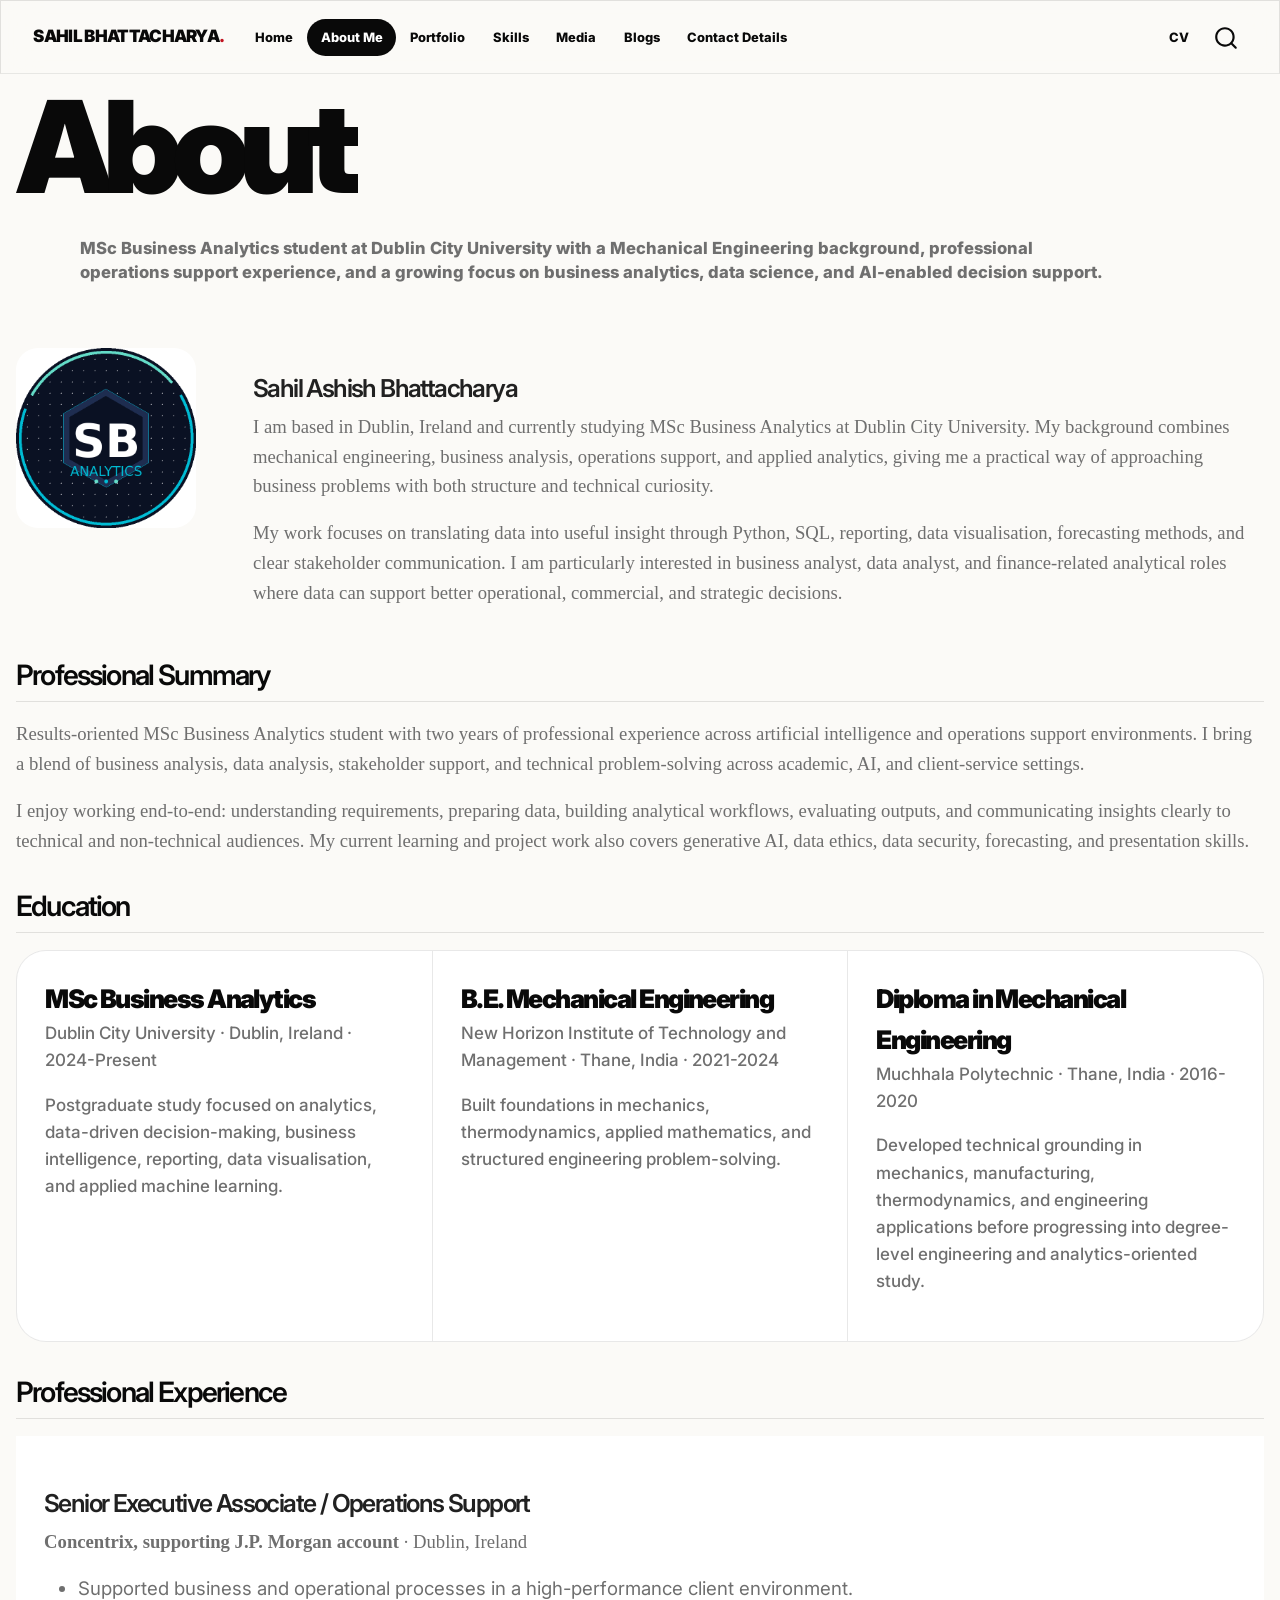
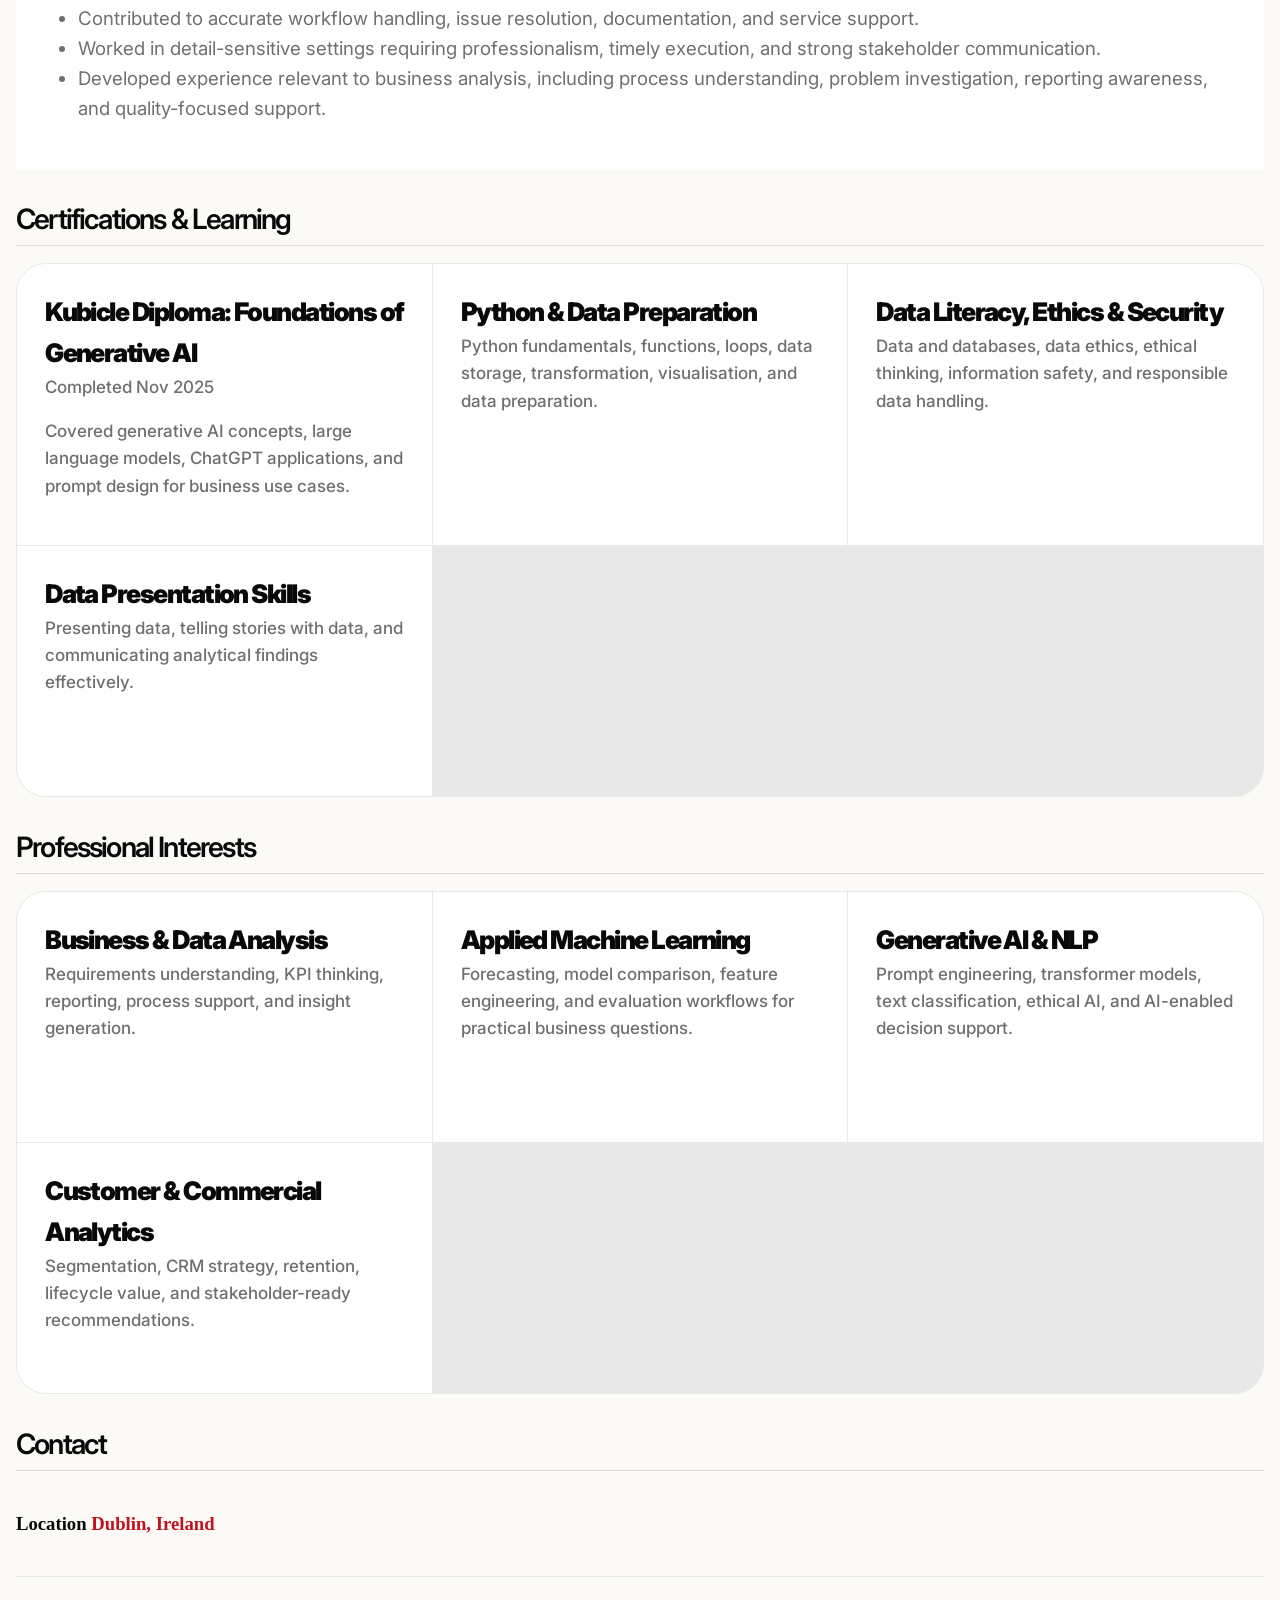
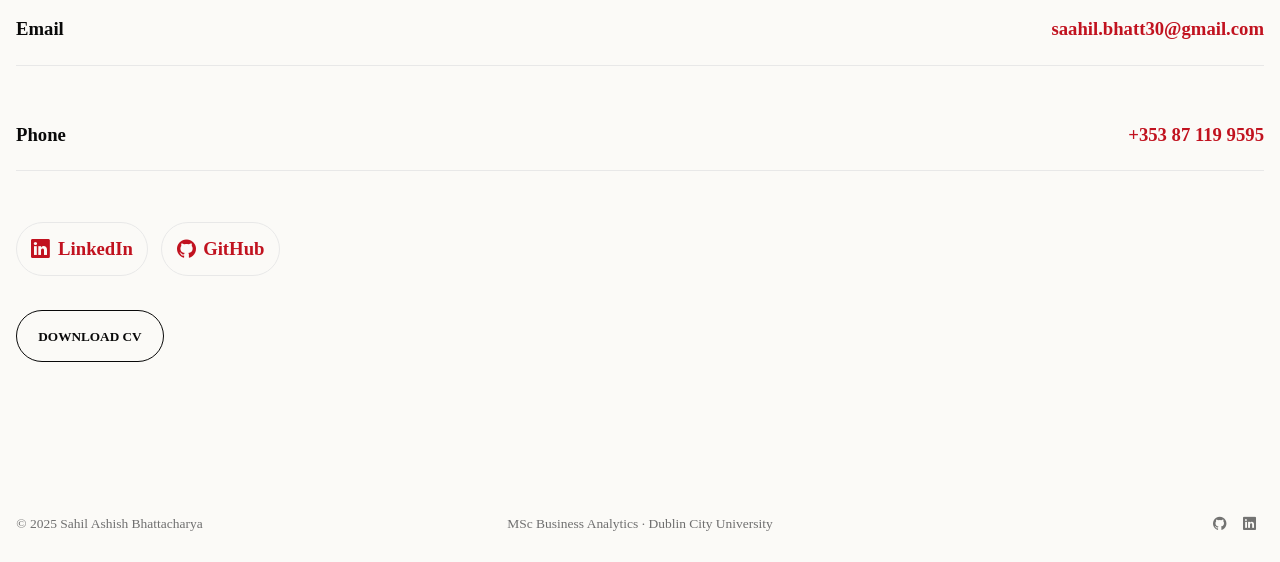
<file: docs/about.html>
<!DOCTYPE html>
<html xmlns="http://www.w3.org/1999/xhtml" lang="en" xml:lang="en"><head>

<meta charset="utf-8">
<meta name="generator" content="quarto-1.9.37">

<meta name="viewport" content="width=device-width, initial-scale=1.0, user-scalable=yes">


<title>About – Sahil Bhattacharya</title>
<style>
/* Default styles provided by pandoc.
** See https://pandoc.org/MANUAL.html#variables-for-html for config info.
*/
code{white-space: pre-wrap;}
span.smallcaps{font-variant: small-caps;}
div.columns{display: flex; gap: min(4vw, 1.5em);}
div.column{flex: auto; overflow-x: auto;}
div.hanging-indent{margin-left: 1.5em; text-indent: -1.5em;}
ul.task-list{list-style: none;}
ul.task-list li input[type="checkbox"] {
  width: 0.8em;
  margin: 0 0.8em 0.2em -1em; /* quarto-specific, see https://github.com/quarto-dev/quarto-cli/issues/4556 */ 
  vertical-align: middle;
}
</style>


<script src="site_libs/quarto-nav/quarto-nav.js"></script>
<script src="site_libs/quarto-nav/headroom.min.js"></script>
<script src="site_libs/clipboard/clipboard.min.js"></script>
<script src="site_libs/quarto-search/autocomplete.umd.js"></script>
<script src="site_libs/quarto-search/fuse.min.js"></script>
<script src="site_libs/quarto-search/quarto-search.js"></script>
<meta name="quarto:offset" content="./">
<link href="./images/favicon.png" rel="icon" type="image/png">
<script src="site_libs/quarto-html/quarto.js" type="module"></script>
<script src="site_libs/quarto-html/tabsets/tabsets.js" type="module"></script>
<script src="site_libs/quarto-html/popper.min.js"></script>
<script src="site_libs/quarto-html/tippy.umd.min.js"></script>
<script src="site_libs/quarto-html/anchor.min.js"></script>
<link href="site_libs/quarto-html/tippy.css" rel="stylesheet">
<link href="site_libs/quarto-html/quarto-syntax-highlighting-7f8f88aac4f3542376d5c11b86a4c14d.css" rel="stylesheet" id="quarto-text-highlighting-styles">
<script src="site_libs/bootstrap/bootstrap.min.js"></script>
<link href="site_libs/bootstrap/bootstrap-icons.css" rel="stylesheet">
<link href="site_libs/bootstrap/bootstrap-86e68e77c43fd9ad2433cb8c37001006.min.css" rel="stylesheet" append-hash="true" id="quarto-bootstrap" data-mode="light">
<script id="quarto-search-options" type="application/json">{
  "location": "navbar",
  "copy-button": false,
  "collapse-after": 3,
  "panel-placement": "end",
  "type": "overlay",
  "limit": 50,
  "keyboard-shortcut": [
    "f",
    "/",
    "s"
  ],
  "show-item-context": false,
  "language": {
    "search-no-results-text": "No results",
    "search-matching-documents-text": "matching documents",
    "search-copy-link-title": "Copy link to search",
    "search-hide-matches-text": "Hide additional matches",
    "search-more-match-text": "more match in this document",
    "search-more-matches-text": "more matches in this document",
    "search-clear-button-title": "Clear",
    "search-text-placeholder": "",
    "search-detached-cancel-button-title": "Cancel",
    "search-submit-button-title": "Submit",
    "search-label": "Search"
  }
}</script>


</head>

<body class="nav-fixed quarto-light">

<div id="quarto-search-results"></div>
  <header id="quarto-header" class="headroom fixed-top">
    <nav class="navbar navbar-expand-lg " data-bs-theme="dark">
      <div class="navbar-container container-fluid">
      <div class="navbar-brand-container mx-auto">
    <a class="navbar-brand" href="./index.html">
    <span class="navbar-title">Sahil Bhattacharya</span>
    </a>
  </div>
            <div id="quarto-search" class="" title="Search"></div>
          <button class="navbar-toggler" type="button" data-bs-toggle="collapse" data-bs-target="#navbarCollapse" aria-controls="navbarCollapse" role="menu" aria-expanded="false" aria-label="Toggle navigation" onclick="if (window.quartoToggleHeadroom) { window.quartoToggleHeadroom(); }">
  <span class="navbar-toggler-icon"></span>
</button>
          <div class="collapse navbar-collapse" id="navbarCollapse">
            <ul class="navbar-nav navbar-nav-scroll me-auto">
  <li class="nav-item">
    <a class="nav-link" href="./index.html"> 
<span class="menu-text">Home</span></a>
  </li>  
  <li class="nav-item">
    <a class="nav-link active" href="./about.html" aria-current="page"> 
<span class="menu-text">About Me</span></a>
  </li>  
  <li class="nav-item">
    <a class="nav-link" href="./projects/index.html"> 
<span class="menu-text">Portfolio</span></a>
  </li>  
  <li class="nav-item">
    <a class="nav-link" href="./skills.html"> 
<span class="menu-text">Skills</span></a>
  </li>  
  <li class="nav-item">
    <a class="nav-link" href="./media.html"> 
<span class="menu-text">Media</span></a>
  </li>  
  <li class="nav-item">
    <a class="nav-link" href="./blogs.html"> 
<span class="menu-text">Blogs</span></a>
  </li>  
  <li class="nav-item">
    <a class="nav-link" href="./contact.html"> 
<span class="menu-text">Contact Details</span></a>
  </li>  
</ul>
            <ul class="navbar-nav navbar-nav-scroll ms-auto">
  <li class="nav-item">
    <a class="nav-link" href="./cv/sahil-bhattacharya-cv.pdf" target="_blank"> 
<span class="menu-text">CV</span></a>
  </li>  
</ul>
          </div> <!-- /navcollapse -->
            <div class="quarto-navbar-tools">
</div>
      </div> <!-- /container-fluid -->
    </nav>
</header>
<!-- content -->
<div id="quarto-content" class="quarto-container page-columns page-rows-contents page-layout-full page-navbar">
<!-- sidebar -->
<!-- margin-sidebar -->
    
<!-- main -->
<main class="content column-page" id="quarto-document-content">

<header id="title-block-header" class="quarto-title-block default">
<div class="quarto-title">
<h1 class="title">About</h1>
</div>



<div class="quarto-title-meta column-page">

    
  
    
  </div>
  


</header>


<div class="page-title">
<p>MSc Business Analytics student at Dublin City University with a Mechanical Engineering background, professional operations support experience, and a growing focus on business analytics, data science, and AI-enabled decision support.</p>
</div>
<div class="content-page">
<div class="profile-panel">
<p><img src="images/logo.png" class="img-fluid" alt="Sahil Bhattacharya logo"></p>
<section id="sahil-ashish-bhattacharya" class="level3 profile-copy">
<h3 class="anchored" data-anchor-id="sahil-ashish-bhattacharya">Sahil Ashish Bhattacharya</h3>
<p>I am based in Dublin, Ireland and currently studying MSc Business Analytics at Dublin City University. My background combines mechanical engineering, business analysis, operations support, and applied analytics, giving me a practical way of approaching business problems with both structure and technical curiosity.</p>
<p>My work focuses on translating data into useful insight through Python, SQL, reporting, data visualisation, forecasting methods, and clear stakeholder communication. I am particularly interested in business analyst, data analyst, and finance-related analytical roles where data can support better operational, commercial, and strategic decisions.</p>
</section>
</div>
<section id="professional-summary" class="level2">
<h2 class="anchored" data-anchor-id="professional-summary">Professional Summary</h2>
<p>Results-oriented MSc Business Analytics student with two years of professional experience across artificial intelligence and operations support environments. I bring a blend of business analysis, data analysis, stakeholder support, and technical problem-solving across academic, AI, and client-service settings.</p>
<p>I enjoy working end-to-end: understanding requirements, preparing data, building analytical workflows, evaluating outputs, and communicating insights clearly to technical and non-technical audiences. My current learning and project work also covers generative AI, data ethics, data security, forecasting, and presentation skills.</p>
</section>
<section id="education" class="level2">
<h2 class="anchored" data-anchor-id="education">Education</h2>
<div class="details-list">
<div class="detail-item">
<p><strong>MSc Business Analytics</strong><br>
Dublin City University · Dublin, Ireland · 2024-Present</p>
<p>Postgraduate study focused on analytics, data-driven decision-making, business intelligence, reporting, data visualisation, and applied machine learning.</p>
</div>
<div class="detail-item">
<p><strong>B.E. Mechanical Engineering</strong><br>
New Horizon Institute of Technology and Management · Thane, India · 2021-2024</p>
<p>Built foundations in mechanics, thermodynamics, applied mathematics, and structured engineering problem-solving.</p>
</div>
<div class="detail-item">
<p><strong>Diploma in Mechanical Engineering</strong><br>
Muchhala Polytechnic · Thane, India · 2016-2020</p>
<p>Developed technical grounding in mechanics, manufacturing, thermodynamics, and engineering applications before progressing into degree-level engineering and analytics-oriented study.</p>
</div>
</div>
</section>
<section id="professional-experience" class="level2">
<h2 class="anchored" data-anchor-id="professional-experience">Professional Experience</h2>
<section id="senior-executive-associate-operations-support" class="level3 info-card">
<h3 class="anchored" data-anchor-id="senior-executive-associate-operations-support">Senior Executive Associate / Operations Support</h3>
<p><strong>Concentrix, supporting J.P. Morgan account</strong> · Dublin, Ireland</p>
<ul>
<li>Supported business and operational processes in a high-performance client environment.</li>
<li>Contributed to accurate workflow handling, issue resolution, documentation, and service support.</li>
<li>Worked in detail-sensitive settings requiring professionalism, timely execution, and strong stakeholder communication.</li>
<li>Developed experience relevant to business analysis, including process understanding, problem investigation, reporting awareness, and quality-focused support.</li>
</ul>
</section>
</section>
<section id="certifications-learning" class="level2">
<h2 class="anchored" data-anchor-id="certifications-learning">Certifications &amp; Learning</h2>
<div class="details-list">
<div class="detail-item">
<p><strong>Kubicle Diploma: Foundations of Generative AI</strong><br>
Completed Nov 2025</p>
<p>Covered generative AI concepts, large language models, ChatGPT applications, and prompt design for business use cases.</p>
</div>
<div class="detail-item">
<p><strong>Python &amp; Data Preparation</strong><br>
Python fundamentals, functions, loops, data storage, transformation, visualisation, and data preparation.</p>
</div>
<div class="detail-item">
<p><strong>Data Literacy, Ethics &amp; Security</strong><br>
Data and databases, data ethics, ethical thinking, information safety, and responsible data handling.</p>
</div>
<div class="detail-item">
<p><strong>Data Presentation Skills</strong><br>
Presenting data, telling stories with data, and communicating analytical findings effectively.</p>
</div>
</div>
</section>
<section id="professional-interests" class="level2">
<h2 class="anchored" data-anchor-id="professional-interests">Professional Interests</h2>
<div class="details-list">
<div class="detail-item">
<p><strong>Business &amp; Data Analysis</strong><br>
Requirements understanding, KPI thinking, reporting, process support, and insight generation.</p>
</div>
<div class="detail-item">
<p><strong>Applied Machine Learning</strong><br>
Forecasting, model comparison, feature engineering, and evaluation workflows for practical business questions.</p>
</div>
<div class="detail-item">
<p><strong>Generative AI &amp; NLP</strong><br>
Prompt engineering, transformer models, text classification, ethical AI, and AI-enabled decision support.</p>
</div>
<div class="detail-item">
<p><strong>Customer &amp; Commercial Analytics</strong><br>
Segmentation, CRM strategy, retention, lifecycle value, and stakeholder-ready recommendations.</p>
</div>
</div>
</section>
<section id="contact" class="level2">
<h2 class="anchored" data-anchor-id="contact">Contact</h2>
<div class="contact-methods compact">
<div class="contact-row">
<p><span class="contact-label">Location</span> <span>Dublin, Ireland</span></p>
</div>
<p><a class="contact-row contact-email" href="mailto:saahil.bhatt30@gmail.com"> <span class="contact-label">Email</span> <span>saahil.bhatt30@gmail.com</span> </a></p>
<p><a class="contact-row" href="tel:+353871199595"> <span class="contact-label">Phone</span> <span>+353 87 119 9595</span> </a></p>
<div class="social-icon-row" aria-label="Social profile links">
<p><a class="social-icon-link" href="https://www.linkedin.com/in/sahil-bhattacharya-257924228" target="_blank" rel="noopener" aria-label="LinkedIn profile"> <i class="bi bi-linkedin"></i> <span>LinkedIn</span> </a></p>
<p><a class="social-icon-link" href="https://github.com/Saahil0206" target="_blank" rel="noopener" aria-label="GitHub profile"> <i class="bi bi-github"></i> <span>GitHub</span> </a></p>
</div>
<p><a class="ark-button" href="cv/sahil-bhattacharya-cv.pdf" target="_blank">Download CV</a></p>
</div>
</section>
</div>



</main> <!-- /main -->
<script>
document.addEventListener("DOMContentLoaded", () => {
  const prefersReducedMotion = window.matchMedia("(prefers-reduced-motion: reduce)").matches;
  const navbar = document.querySelector(".navbar");
  const revealItems = Array.from(document.querySelectorAll(".sv-reveal, .terminal-reveal, .reveal-block, .module-card, .record-card, .work-entry, .blog-card, .skill-card, .media-card, .detail-item"));

  document.body.classList.add("portfolio-loaded");

  const updateNavbar = () => {
    if (!navbar) return;
    navbar.classList.toggle("navbar-scrolled", window.scrollY > 18);
  };

  updateNavbar();
  window.addEventListener("scroll", updateNavbar, { passive: true });

  if (prefersReducedMotion || !("IntersectionObserver" in window)) {
    revealItems.forEach((item) => item.classList.add("reveal-ready"));
  } else {
    revealItems.forEach((item, index) => {
      item.style.transitionDelay = `${Math.min(index % 5, 4) * 55}ms`;
    });

    const observer = new IntersectionObserver((entries) => {
      entries.forEach((entry) => {
        if (!entry.isIntersecting) return;
        entry.target.classList.add("reveal-ready");
        observer.unobserve(entry.target);
      });
    }, {
      threshold: 0.14,
      rootMargin: "0px 0px -8% 0px"
    });

    revealItems.forEach((item) => observer.observe(item));
  }

  document.querySelectorAll('a[href^="#"]').forEach((link) => {
    link.addEventListener("click", (event) => {
      const target = document.querySelector(link.getAttribute("href"));
      if (!target) return;
      event.preventDefault();
      target.scrollIntoView({ behavior: prefersReducedMotion ? "auto" : "smooth", block: "start" });
    });
  });
});
</script>
<script id="quarto-html-after-body" type="application/javascript">
  window.document.addEventListener("DOMContentLoaded", function (event) {
    const icon = "";
    const anchorJS = new window.AnchorJS();
    anchorJS.options = {
      placement: 'right',
      icon: icon
    };
    anchorJS.add('.anchored');
    const isCodeAnnotation = (el) => {
      for (const clz of el.classList) {
        if (clz.startsWith('code-annotation-')) {                     
          return true;
        }
      }
      return false;
    }
    const onCopySuccess = function(e) {
      // button target
      const button = e.trigger;
      // don't keep focus
      button.blur();
      // flash "checked"
      button.classList.add('code-copy-button-checked');
      var currentTitle = button.getAttribute("title");
      button.setAttribute("title", "Copied!");
      let tooltip;
      if (window.bootstrap) {
        button.setAttribute("data-bs-toggle", "tooltip");
        button.setAttribute("data-bs-placement", "left");
        button.setAttribute("data-bs-title", "Copied!");
        tooltip = new bootstrap.Tooltip(button, 
          { trigger: "manual", 
            customClass: "code-copy-button-tooltip",
            offset: [0, -8]});
        tooltip.show();    
      }
      setTimeout(function() {
        if (tooltip) {
          tooltip.hide();
          button.removeAttribute("data-bs-title");
          button.removeAttribute("data-bs-toggle");
          button.removeAttribute("data-bs-placement");
        }
        button.setAttribute("title", currentTitle);
        button.classList.remove('code-copy-button-checked');
      }, 1000);
      // clear code selection
      e.clearSelection();
    }
    const getTextToCopy = function(trigger) {
      const outerScaffold = trigger.parentElement.cloneNode(true);
      const codeEl = outerScaffold.querySelector('code');
      for (const childEl of codeEl.children) {
        if (isCodeAnnotation(childEl)) {
          childEl.remove();
        }
      }
      return codeEl.innerText;
    }
    const clipboard = new window.ClipboardJS('.code-copy-button:not([data-in-quarto-modal])', {
      text: getTextToCopy
    });
    clipboard.on('success', onCopySuccess);
    if (window.document.getElementById('quarto-embedded-source-code-modal')) {
      const clipboardModal = new window.ClipboardJS('.code-copy-button[data-in-quarto-modal]', {
        text: getTextToCopy,
        container: window.document.getElementById('quarto-embedded-source-code-modal')
      });
      clipboardModal.on('success', onCopySuccess);
    }
      var localhostRegex = new RegExp(/^(?:http|https):\/\/localhost\:?[0-9]*\//);
      var mailtoRegex = new RegExp(/^mailto:/);
        var filterRegex = new RegExp('/' + window.location.host + '/');
      var isInternal = (href) => {
          return filterRegex.test(href) || localhostRegex.test(href) || mailtoRegex.test(href);
      }
      // Inspect non-navigation links and adorn them if external
     var links = window.document.querySelectorAll('a[href]:not(.nav-link):not(.navbar-brand):not(.toc-action):not(.sidebar-link):not(.sidebar-item-toggle):not(.pagination-link):not(.no-external):not([aria-hidden]):not(.dropdown-item):not(.quarto-navigation-tool):not(.about-link)');
      for (var i=0; i<links.length; i++) {
        const link = links[i];
        if (!isInternal(link.href)) {
          // undo the damage that might have been done by quarto-nav.js in the case of
          // links that we want to consider external
          if (link.dataset.originalHref !== undefined) {
            link.href = link.dataset.originalHref;
          }
        }
      }
    function tippyHover(el, contentFn, onTriggerFn, onUntriggerFn) {
      const config = {
        allowHTML: true,
        maxWidth: 500,
        delay: 100,
        arrow: false,
        appendTo: function(el) {
            return el.parentElement;
        },
        interactive: true,
        interactiveBorder: 10,
        theme: 'quarto',
        placement: 'bottom-start',
      };
      if (contentFn) {
        config.content = contentFn;
      }
      if (onTriggerFn) {
        config.onTrigger = onTriggerFn;
      }
      if (onUntriggerFn) {
        config.onUntrigger = onUntriggerFn;
      }
      window.tippy(el, config); 
    }
    const noterefs = window.document.querySelectorAll('a[role="doc-noteref"]');
    for (var i=0; i<noterefs.length; i++) {
      const ref = noterefs[i];
      tippyHover(ref, function() {
        // use id or data attribute instead here
        let href = ref.getAttribute('data-footnote-href') || ref.getAttribute('href');
        try { href = new URL(href).hash; } catch {}
        const id = href.replace(/^#\/?/, "");
        const note = window.document.getElementById(id);
        if (note) {
          return note.innerHTML;
        } else {
          return "";
        }
      });
    }
    const xrefs = window.document.querySelectorAll('a.quarto-xref');
    const processXRef = (id, note) => {
      // Strip column container classes
      const stripColumnClz = (el) => {
        el.classList.remove("page-full", "page-columns");
        if (el.children) {
          for (const child of el.children) {
            stripColumnClz(child);
          }
        }
      }
      stripColumnClz(note)
      if (id === null || id.startsWith('sec-')) {
        // Special case sections, only their first couple elements
        const container = document.createElement("div");
        if (note.children && note.children.length > 2) {
          container.appendChild(note.children[0].cloneNode(true));
          for (let i = 1; i < note.children.length; i++) {
            const child = note.children[i];
            if (child.tagName === "P" && child.innerText === "") {
              continue;
            } else {
              container.appendChild(child.cloneNode(true));
              break;
            }
          }
          if (window.Quarto?.typesetMath) {
            window.Quarto.typesetMath(container);
          }
          return container.innerHTML
        } else {
          if (window.Quarto?.typesetMath) {
            window.Quarto.typesetMath(note);
          }
          return note.innerHTML;
        }
      } else {
        // Remove any anchor links if they are present
        const anchorLink = note.querySelector('a.anchorjs-link');
        if (anchorLink) {
          anchorLink.remove();
        }
        if (window.Quarto?.typesetMath) {
          window.Quarto.typesetMath(note);
        }
        if (note.classList.contains("callout")) {
          return note.outerHTML;
        } else {
          return note.innerHTML;
        }
      }
    }
    for (var i=0; i<xrefs.length; i++) {
      const xref = xrefs[i];
      tippyHover(xref, undefined, function(instance) {
        instance.disable();
        let url = xref.getAttribute('href');
        let hash = undefined; 
        if (url.startsWith('#')) {
          hash = url;
        } else {
          try { hash = new URL(url).hash; } catch {}
        }
        if (hash) {
          const id = hash.replace(/^#\/?/, "");
          const note = window.document.getElementById(id);
          if (note !== null) {
            try {
              const html = processXRef(id, note.cloneNode(true));
              instance.setContent(html);
            } finally {
              instance.enable();
              instance.show();
            }
          } else {
            // See if we can fetch this
            fetch(url.split('#')[0])
            .then(res => res.text())
            .then(html => {
              const parser = new DOMParser();
              const htmlDoc = parser.parseFromString(html, "text/html");
              const note = htmlDoc.getElementById(id);
              if (note !== null) {
                const html = processXRef(id, note);
                instance.setContent(html);
              } 
            }).finally(() => {
              instance.enable();
              instance.show();
            });
          }
        } else {
          // See if we can fetch a full url (with no hash to target)
          // This is a special case and we should probably do some content thinning / targeting
          fetch(url)
          .then(res => res.text())
          .then(html => {
            const parser = new DOMParser();
            const htmlDoc = parser.parseFromString(html, "text/html");
            const note = htmlDoc.querySelector('main.content');
            if (note !== null) {
              // This should only happen for chapter cross references
              // (since there is no id in the URL)
              // remove the first header
              if (note.children.length > 0 && note.children[0].tagName === "HEADER") {
                note.children[0].remove();
              }
              const html = processXRef(null, note);
              instance.setContent(html);
            } 
          }).finally(() => {
            instance.enable();
            instance.show();
          });
        }
      }, function(instance) {
      });
    }
        let selectedAnnoteEl;
        const selectorForAnnotation = ( cell, annotation) => {
          let cellAttr = 'data-code-cell="' + cell + '"';
          let lineAttr = 'data-code-annotation="' +  annotation + '"';
          const selector = 'span[' + cellAttr + '][' + lineAttr + ']';
          return selector;
        }
        const selectCodeLines = (annoteEl) => {
          const doc = window.document;
          const targetCell = annoteEl.getAttribute("data-target-cell");
          const targetAnnotation = annoteEl.getAttribute("data-target-annotation");
          const annoteSpan = window.document.querySelector(selectorForAnnotation(targetCell, targetAnnotation));
          const lines = annoteSpan.getAttribute("data-code-lines").split(",");
          const lineIds = lines.map((line) => {
            return targetCell + "-" + line;
          })
          let top = null;
          let height = null;
          let parent = null;
          if (lineIds.length > 0) {
              //compute the position of the single el (top and bottom and make a div)
              const el = window.document.getElementById(lineIds[0]);
              top = el.offsetTop;
              height = el.offsetHeight;
              parent = el.parentElement.parentElement;
            if (lineIds.length > 1) {
              const lastEl = window.document.getElementById(lineIds[lineIds.length - 1]);
              const bottom = lastEl.offsetTop + lastEl.offsetHeight;
              height = bottom - top;
            }
            if (top !== null && height !== null && parent !== null) {
              // cook up a div (if necessary) and position it 
              let div = window.document.getElementById("code-annotation-line-highlight");
              if (div === null) {
                div = window.document.createElement("div");
                div.setAttribute("id", "code-annotation-line-highlight");
                div.style.position = 'absolute';
                parent.appendChild(div);
              }
              div.style.top = top - 2 + "px";
              div.style.height = height + 4 + "px";
              div.style.left = 0;
              let gutterDiv = window.document.getElementById("code-annotation-line-highlight-gutter");
              if (gutterDiv === null) {
                gutterDiv = window.document.createElement("div");
                gutterDiv.setAttribute("id", "code-annotation-line-highlight-gutter");
                gutterDiv.style.position = 'absolute';
                const codeCell = window.document.getElementById(targetCell);
                const gutter = codeCell.querySelector('.code-annotation-gutter');
                gutter.appendChild(gutterDiv);
              }
              gutterDiv.style.top = top - 2 + "px";
              gutterDiv.style.height = height + 4 + "px";
            }
            selectedAnnoteEl = annoteEl;
          }
        };
        const unselectCodeLines = () => {
          const elementsIds = ["code-annotation-line-highlight", "code-annotation-line-highlight-gutter"];
          elementsIds.forEach((elId) => {
            const div = window.document.getElementById(elId);
            if (div) {
              div.remove();
            }
          });
          selectedAnnoteEl = undefined;
        };
          // Handle positioning of the toggle
      window.addEventListener(
        "resize",
        throttle(() => {
          elRect = undefined;
          if (selectedAnnoteEl) {
            selectCodeLines(selectedAnnoteEl);
          }
        }, 10)
      );
      function throttle(fn, ms) {
      let throttle = false;
      let timer;
        return (...args) => {
          if(!throttle) { // first call gets through
              fn.apply(this, args);
              throttle = true;
          } else { // all the others get throttled
              if(timer) clearTimeout(timer); // cancel #2
              timer = setTimeout(() => {
                fn.apply(this, args);
                timer = throttle = false;
              }, ms);
          }
        };
      }
        // Attach click handler to the DT
        const annoteDls = window.document.querySelectorAll('dt[data-target-cell]');
        for (const annoteDlNode of annoteDls) {
          annoteDlNode.addEventListener('click', (event) => {
            const clickedEl = event.target;
            if (clickedEl !== selectedAnnoteEl) {
              unselectCodeLines();
              const activeEl = window.document.querySelector('dt[data-target-cell].code-annotation-active');
              if (activeEl) {
                activeEl.classList.remove('code-annotation-active');
              }
              selectCodeLines(clickedEl);
              clickedEl.classList.add('code-annotation-active');
            } else {
              // Unselect the line
              unselectCodeLines();
              clickedEl.classList.remove('code-annotation-active');
            }
          });
        }
    const findCites = (el) => {
      const parentEl = el.parentElement;
      if (parentEl) {
        const cites = parentEl.dataset.cites;
        if (cites) {
          return {
            el,
            cites: cites.split(' ')
          };
        } else {
          return findCites(el.parentElement)
        }
      } else {
        return undefined;
      }
    };
    var bibliorefs = window.document.querySelectorAll('a[role="doc-biblioref"]');
    for (var i=0; i<bibliorefs.length; i++) {
      const ref = bibliorefs[i];
      const citeInfo = findCites(ref);
      if (citeInfo) {
        tippyHover(citeInfo.el, function() {
          var popup = window.document.createElement('div');
          citeInfo.cites.forEach(function(cite) {
            var citeDiv = window.document.createElement('div');
            citeDiv.classList.add('hanging-indent');
            citeDiv.classList.add('csl-entry');
            var biblioDiv = window.document.getElementById('ref-' + cite);
            if (biblioDiv) {
              citeDiv.innerHTML = biblioDiv.innerHTML;
            }
            popup.appendChild(citeDiv);
          });
          return popup.innerHTML;
        });
      }
    }
  });
  </script>
</div> <!-- /content -->
<footer class="footer">
  <div class="nav-footer">
    <div class="nav-footer-left">
<p>© 2025 Sahil Ashish Bhattacharya</p>
</div>   
    <div class="nav-footer-center">
<p>MSc Business Analytics · Dublin City University</p>
</div>
    <div class="nav-footer-right">
      <ul class="footer-items list-unstyled">
    <li class="nav-item compact">
    <a class="nav-link" href="https://github.com/Saahil0206" target="_blank">
      <i class="bi bi-github" role="img">
</i> 
    </a>
  </li>  
    <li class="nav-item compact">
    <a class="nav-link" href="https://www.linkedin.com/in/sahil-bhattacharya-257924228" target="_blank">
      <i class="bi bi-linkedin" role="img">
</i> 
    </a>
  </li>  
</ul>
    </div>
  </div>
</footer>




</body></html>
</file>
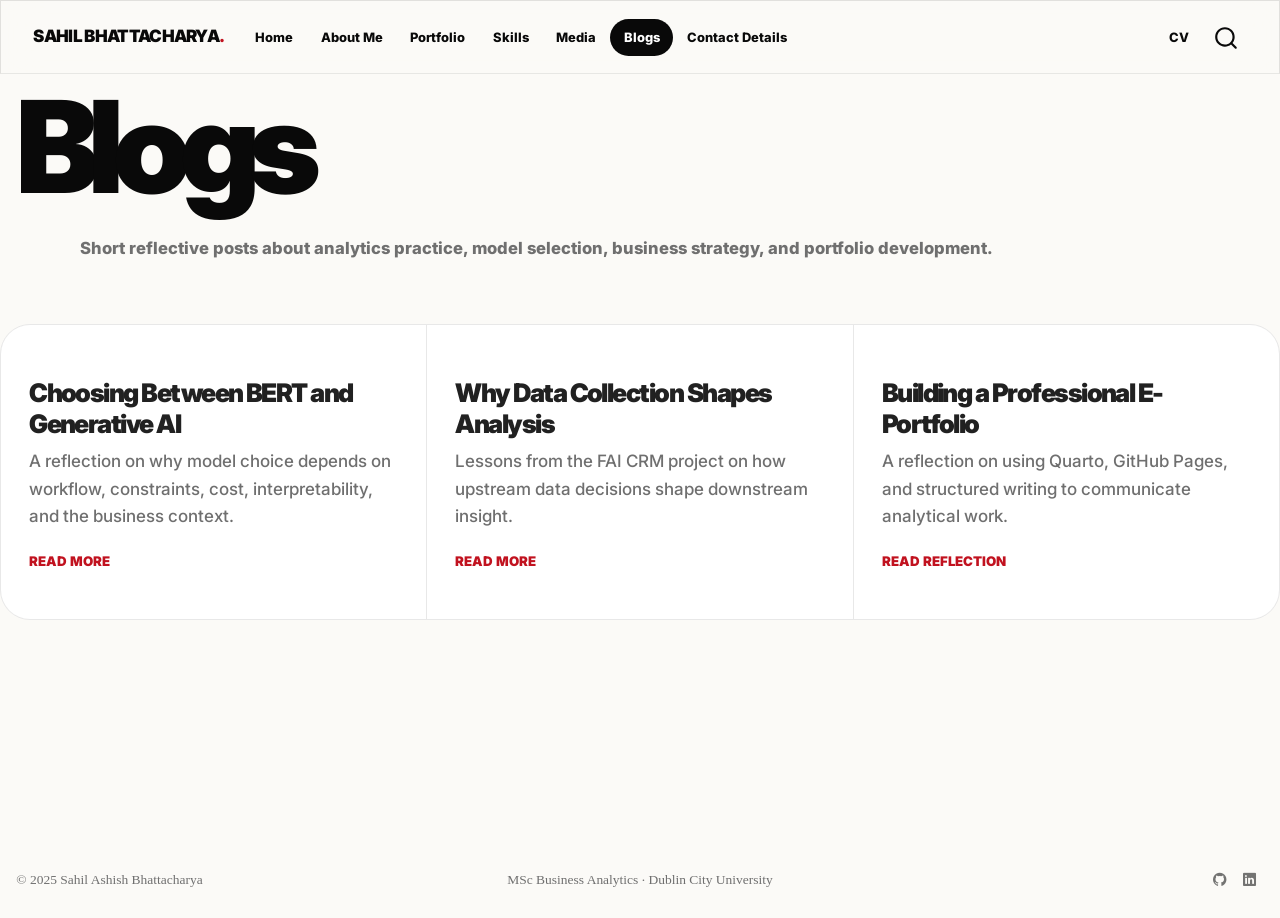
<file: docs/blogs.html>
<!DOCTYPE html>
<html xmlns="http://www.w3.org/1999/xhtml" lang="en" xml:lang="en"><head>

<meta charset="utf-8">
<meta name="generator" content="quarto-1.9.37">

<meta name="viewport" content="width=device-width, initial-scale=1.0, user-scalable=yes">


<title>Blogs – Sahil Bhattacharya</title>
<style>
/* Default styles provided by pandoc.
** See https://pandoc.org/MANUAL.html#variables-for-html for config info.
*/
code{white-space: pre-wrap;}
span.smallcaps{font-variant: small-caps;}
div.columns{display: flex; gap: min(4vw, 1.5em);}
div.column{flex: auto; overflow-x: auto;}
div.hanging-indent{margin-left: 1.5em; text-indent: -1.5em;}
ul.task-list{list-style: none;}
ul.task-list li input[type="checkbox"] {
  width: 0.8em;
  margin: 0 0.8em 0.2em -1em; /* quarto-specific, see https://github.com/quarto-dev/quarto-cli/issues/4556 */ 
  vertical-align: middle;
}
</style>


<script src="site_libs/quarto-nav/quarto-nav.js"></script>
<script src="site_libs/quarto-nav/headroom.min.js"></script>
<script src="site_libs/clipboard/clipboard.min.js"></script>
<script src="site_libs/quarto-search/autocomplete.umd.js"></script>
<script src="site_libs/quarto-search/fuse.min.js"></script>
<script src="site_libs/quarto-search/quarto-search.js"></script>
<meta name="quarto:offset" content="./">
<link href="./images/favicon.png" rel="icon" type="image/png">
<script src="site_libs/quarto-html/quarto.js" type="module"></script>
<script src="site_libs/quarto-html/tabsets/tabsets.js" type="module"></script>
<script src="site_libs/quarto-html/popper.min.js"></script>
<script src="site_libs/quarto-html/tippy.umd.min.js"></script>
<script src="site_libs/quarto-html/anchor.min.js"></script>
<link href="site_libs/quarto-html/tippy.css" rel="stylesheet">
<link href="site_libs/quarto-html/quarto-syntax-highlighting-7f8f88aac4f3542376d5c11b86a4c14d.css" rel="stylesheet" id="quarto-text-highlighting-styles">
<script src="site_libs/bootstrap/bootstrap.min.js"></script>
<link href="site_libs/bootstrap/bootstrap-icons.css" rel="stylesheet">
<link href="site_libs/bootstrap/bootstrap-86e68e77c43fd9ad2433cb8c37001006.min.css" rel="stylesheet" append-hash="true" id="quarto-bootstrap" data-mode="light">
<script id="quarto-search-options" type="application/json">{
  "location": "navbar",
  "copy-button": false,
  "collapse-after": 3,
  "panel-placement": "end",
  "type": "overlay",
  "limit": 50,
  "keyboard-shortcut": [
    "f",
    "/",
    "s"
  ],
  "show-item-context": false,
  "language": {
    "search-no-results-text": "No results",
    "search-matching-documents-text": "matching documents",
    "search-copy-link-title": "Copy link to search",
    "search-hide-matches-text": "Hide additional matches",
    "search-more-match-text": "more match in this document",
    "search-more-matches-text": "more matches in this document",
    "search-clear-button-title": "Clear",
    "search-text-placeholder": "",
    "search-detached-cancel-button-title": "Cancel",
    "search-submit-button-title": "Submit",
    "search-label": "Search"
  }
}</script>


</head>

<body class="nav-fixed quarto-light">

<div id="quarto-search-results"></div>
  <header id="quarto-header" class="headroom fixed-top">
    <nav class="navbar navbar-expand-lg " data-bs-theme="dark">
      <div class="navbar-container container-fluid">
      <div class="navbar-brand-container mx-auto">
    <a class="navbar-brand" href="./index.html">
    <span class="navbar-title">Sahil Bhattacharya</span>
    </a>
  </div>
            <div id="quarto-search" class="" title="Search"></div>
          <button class="navbar-toggler" type="button" data-bs-toggle="collapse" data-bs-target="#navbarCollapse" aria-controls="navbarCollapse" role="menu" aria-expanded="false" aria-label="Toggle navigation" onclick="if (window.quartoToggleHeadroom) { window.quartoToggleHeadroom(); }">
  <span class="navbar-toggler-icon"></span>
</button>
          <div class="collapse navbar-collapse" id="navbarCollapse">
            <ul class="navbar-nav navbar-nav-scroll me-auto">
  <li class="nav-item">
    <a class="nav-link" href="./index.html"> 
<span class="menu-text">Home</span></a>
  </li>  
  <li class="nav-item">
    <a class="nav-link" href="./about.html"> 
<span class="menu-text">About Me</span></a>
  </li>  
  <li class="nav-item">
    <a class="nav-link" href="./projects/index.html"> 
<span class="menu-text">Portfolio</span></a>
  </li>  
  <li class="nav-item">
    <a class="nav-link" href="./skills.html"> 
<span class="menu-text">Skills</span></a>
  </li>  
  <li class="nav-item">
    <a class="nav-link" href="./media.html"> 
<span class="menu-text">Media</span></a>
  </li>  
  <li class="nav-item">
    <a class="nav-link active" href="./blogs.html" aria-current="page"> 
<span class="menu-text">Blogs</span></a>
  </li>  
  <li class="nav-item">
    <a class="nav-link" href="./contact.html"> 
<span class="menu-text">Contact Details</span></a>
  </li>  
</ul>
            <ul class="navbar-nav navbar-nav-scroll ms-auto">
  <li class="nav-item">
    <a class="nav-link" href="./cv/sahil-bhattacharya-cv.pdf" target="_blank"> 
<span class="menu-text">CV</span></a>
  </li>  
</ul>
          </div> <!-- /navcollapse -->
            <div class="quarto-navbar-tools">
</div>
      </div> <!-- /container-fluid -->
    </nav>
</header>
<!-- content -->
<div id="quarto-content" class="quarto-container page-columns page-rows-contents page-layout-full page-navbar">
<!-- sidebar -->
<!-- margin-sidebar -->
    
<!-- main -->
<main class="content column-page" id="quarto-document-content">

<header id="title-block-header" class="quarto-title-block default">
<div class="quarto-title">
<h1 class="title">Blogs</h1>
</div>



<div class="quarto-title-meta column-page">

    
  
    
  </div>
  


</header>


<div class="page-title">
<p>Short reflective posts about analytics practice, model selection, business strategy, and portfolio development.</p>
</div>
<section>
<div class="blog-grid">
<section id="choosing-between-bert-and-generative-ai" class="level3 blog-card">
<h3 class="anchored" data-anchor-id="choosing-between-bert-and-generative-ai">Choosing Between BERT and Generative AI</h3>
<p>A reflection on why model choice depends on workflow, constraints, cost, interpretability, and the business context.</p>
<p><a href="projects/project-bert-genai.html" class="card-link">Read more</a></p>
</section>
<section id="why-data-collection-shapes-analysis" class="level3 blog-card">
<h3 class="anchored" data-anchor-id="why-data-collection-shapes-analysis">Why Data Collection Shapes Analysis</h3>
<p>Lessons from the FAI CRM project on how upstream data decisions shape downstream insight.</p>
<p><a href="projects/project-fai-crm.html" class="card-link">Read more</a></p>
</section>
<section id="building-a-professional-e-portfolio" class="level3 blog-card">
<h3 class="anchored" data-anchor-id="building-a-professional-e-portfolio">Building a Professional E-Portfolio</h3>
<p>A reflection on using Quarto, GitHub Pages, and structured writing to communicate analytical work.</p>
<p><a href="reflection.html" class="card-link">Read reflection</a></p>
</section>
</div>
</section>



</main> <!-- /main -->
<script>
document.addEventListener("DOMContentLoaded", () => {
  const prefersReducedMotion = window.matchMedia("(prefers-reduced-motion: reduce)").matches;
  const navbar = document.querySelector(".navbar");
  const revealItems = Array.from(document.querySelectorAll(".sv-reveal, .terminal-reveal, .reveal-block, .module-card, .record-card, .work-entry, .blog-card, .skill-card, .media-card, .detail-item"));

  document.body.classList.add("portfolio-loaded");

  const updateNavbar = () => {
    if (!navbar) return;
    navbar.classList.toggle("navbar-scrolled", window.scrollY > 18);
  };

  updateNavbar();
  window.addEventListener("scroll", updateNavbar, { passive: true });

  if (prefersReducedMotion || !("IntersectionObserver" in window)) {
    revealItems.forEach((item) => item.classList.add("reveal-ready"));
  } else {
    revealItems.forEach((item, index) => {
      item.style.transitionDelay = `${Math.min(index % 5, 4) * 55}ms`;
    });

    const observer = new IntersectionObserver((entries) => {
      entries.forEach((entry) => {
        if (!entry.isIntersecting) return;
        entry.target.classList.add("reveal-ready");
        observer.unobserve(entry.target);
      });
    }, {
      threshold: 0.14,
      rootMargin: "0px 0px -8% 0px"
    });

    revealItems.forEach((item) => observer.observe(item));
  }

  document.querySelectorAll('a[href^="#"]').forEach((link) => {
    link.addEventListener("click", (event) => {
      const target = document.querySelector(link.getAttribute("href"));
      if (!target) return;
      event.preventDefault();
      target.scrollIntoView({ behavior: prefersReducedMotion ? "auto" : "smooth", block: "start" });
    });
  });
});
</script>
<script id="quarto-html-after-body" type="application/javascript">
  window.document.addEventListener("DOMContentLoaded", function (event) {
    const icon = "";
    const anchorJS = new window.AnchorJS();
    anchorJS.options = {
      placement: 'right',
      icon: icon
    };
    anchorJS.add('.anchored');
    const isCodeAnnotation = (el) => {
      for (const clz of el.classList) {
        if (clz.startsWith('code-annotation-')) {                     
          return true;
        }
      }
      return false;
    }
    const onCopySuccess = function(e) {
      // button target
      const button = e.trigger;
      // don't keep focus
      button.blur();
      // flash "checked"
      button.classList.add('code-copy-button-checked');
      var currentTitle = button.getAttribute("title");
      button.setAttribute("title", "Copied!");
      let tooltip;
      if (window.bootstrap) {
        button.setAttribute("data-bs-toggle", "tooltip");
        button.setAttribute("data-bs-placement", "left");
        button.setAttribute("data-bs-title", "Copied!");
        tooltip = new bootstrap.Tooltip(button, 
          { trigger: "manual", 
            customClass: "code-copy-button-tooltip",
            offset: [0, -8]});
        tooltip.show();    
      }
      setTimeout(function() {
        if (tooltip) {
          tooltip.hide();
          button.removeAttribute("data-bs-title");
          button.removeAttribute("data-bs-toggle");
          button.removeAttribute("data-bs-placement");
        }
        button.setAttribute("title", currentTitle);
        button.classList.remove('code-copy-button-checked');
      }, 1000);
      // clear code selection
      e.clearSelection();
    }
    const getTextToCopy = function(trigger) {
      const outerScaffold = trigger.parentElement.cloneNode(true);
      const codeEl = outerScaffold.querySelector('code');
      for (const childEl of codeEl.children) {
        if (isCodeAnnotation(childEl)) {
          childEl.remove();
        }
      }
      return codeEl.innerText;
    }
    const clipboard = new window.ClipboardJS('.code-copy-button:not([data-in-quarto-modal])', {
      text: getTextToCopy
    });
    clipboard.on('success', onCopySuccess);
    if (window.document.getElementById('quarto-embedded-source-code-modal')) {
      const clipboardModal = new window.ClipboardJS('.code-copy-button[data-in-quarto-modal]', {
        text: getTextToCopy,
        container: window.document.getElementById('quarto-embedded-source-code-modal')
      });
      clipboardModal.on('success', onCopySuccess);
    }
      var localhostRegex = new RegExp(/^(?:http|https):\/\/localhost\:?[0-9]*\//);
      var mailtoRegex = new RegExp(/^mailto:/);
        var filterRegex = new RegExp('/' + window.location.host + '/');
      var isInternal = (href) => {
          return filterRegex.test(href) || localhostRegex.test(href) || mailtoRegex.test(href);
      }
      // Inspect non-navigation links and adorn them if external
     var links = window.document.querySelectorAll('a[href]:not(.nav-link):not(.navbar-brand):not(.toc-action):not(.sidebar-link):not(.sidebar-item-toggle):not(.pagination-link):not(.no-external):not([aria-hidden]):not(.dropdown-item):not(.quarto-navigation-tool):not(.about-link)');
      for (var i=0; i<links.length; i++) {
        const link = links[i];
        if (!isInternal(link.href)) {
          // undo the damage that might have been done by quarto-nav.js in the case of
          // links that we want to consider external
          if (link.dataset.originalHref !== undefined) {
            link.href = link.dataset.originalHref;
          }
        }
      }
    function tippyHover(el, contentFn, onTriggerFn, onUntriggerFn) {
      const config = {
        allowHTML: true,
        maxWidth: 500,
        delay: 100,
        arrow: false,
        appendTo: function(el) {
            return el.parentElement;
        },
        interactive: true,
        interactiveBorder: 10,
        theme: 'quarto',
        placement: 'bottom-start',
      };
      if (contentFn) {
        config.content = contentFn;
      }
      if (onTriggerFn) {
        config.onTrigger = onTriggerFn;
      }
      if (onUntriggerFn) {
        config.onUntrigger = onUntriggerFn;
      }
      window.tippy(el, config); 
    }
    const noterefs = window.document.querySelectorAll('a[role="doc-noteref"]');
    for (var i=0; i<noterefs.length; i++) {
      const ref = noterefs[i];
      tippyHover(ref, function() {
        // use id or data attribute instead here
        let href = ref.getAttribute('data-footnote-href') || ref.getAttribute('href');
        try { href = new URL(href).hash; } catch {}
        const id = href.replace(/^#\/?/, "");
        const note = window.document.getElementById(id);
        if (note) {
          return note.innerHTML;
        } else {
          return "";
        }
      });
    }
    const xrefs = window.document.querySelectorAll('a.quarto-xref');
    const processXRef = (id, note) => {
      // Strip column container classes
      const stripColumnClz = (el) => {
        el.classList.remove("page-full", "page-columns");
        if (el.children) {
          for (const child of el.children) {
            stripColumnClz(child);
          }
        }
      }
      stripColumnClz(note)
      if (id === null || id.startsWith('sec-')) {
        // Special case sections, only their first couple elements
        const container = document.createElement("div");
        if (note.children && note.children.length > 2) {
          container.appendChild(note.children[0].cloneNode(true));
          for (let i = 1; i < note.children.length; i++) {
            const child = note.children[i];
            if (child.tagName === "P" && child.innerText === "") {
              continue;
            } else {
              container.appendChild(child.cloneNode(true));
              break;
            }
          }
          if (window.Quarto?.typesetMath) {
            window.Quarto.typesetMath(container);
          }
          return container.innerHTML
        } else {
          if (window.Quarto?.typesetMath) {
            window.Quarto.typesetMath(note);
          }
          return note.innerHTML;
        }
      } else {
        // Remove any anchor links if they are present
        const anchorLink = note.querySelector('a.anchorjs-link');
        if (anchorLink) {
          anchorLink.remove();
        }
        if (window.Quarto?.typesetMath) {
          window.Quarto.typesetMath(note);
        }
        if (note.classList.contains("callout")) {
          return note.outerHTML;
        } else {
          return note.innerHTML;
        }
      }
    }
    for (var i=0; i<xrefs.length; i++) {
      const xref = xrefs[i];
      tippyHover(xref, undefined, function(instance) {
        instance.disable();
        let url = xref.getAttribute('href');
        let hash = undefined; 
        if (url.startsWith('#')) {
          hash = url;
        } else {
          try { hash = new URL(url).hash; } catch {}
        }
        if (hash) {
          const id = hash.replace(/^#\/?/, "");
          const note = window.document.getElementById(id);
          if (note !== null) {
            try {
              const html = processXRef(id, note.cloneNode(true));
              instance.setContent(html);
            } finally {
              instance.enable();
              instance.show();
            }
          } else {
            // See if we can fetch this
            fetch(url.split('#')[0])
            .then(res => res.text())
            .then(html => {
              const parser = new DOMParser();
              const htmlDoc = parser.parseFromString(html, "text/html");
              const note = htmlDoc.getElementById(id);
              if (note !== null) {
                const html = processXRef(id, note);
                instance.setContent(html);
              } 
            }).finally(() => {
              instance.enable();
              instance.show();
            });
          }
        } else {
          // See if we can fetch a full url (with no hash to target)
          // This is a special case and we should probably do some content thinning / targeting
          fetch(url)
          .then(res => res.text())
          .then(html => {
            const parser = new DOMParser();
            const htmlDoc = parser.parseFromString(html, "text/html");
            const note = htmlDoc.querySelector('main.content');
            if (note !== null) {
              // This should only happen for chapter cross references
              // (since there is no id in the URL)
              // remove the first header
              if (note.children.length > 0 && note.children[0].tagName === "HEADER") {
                note.children[0].remove();
              }
              const html = processXRef(null, note);
              instance.setContent(html);
            } 
          }).finally(() => {
            instance.enable();
            instance.show();
          });
        }
      }, function(instance) {
      });
    }
        let selectedAnnoteEl;
        const selectorForAnnotation = ( cell, annotation) => {
          let cellAttr = 'data-code-cell="' + cell + '"';
          let lineAttr = 'data-code-annotation="' +  annotation + '"';
          const selector = 'span[' + cellAttr + '][' + lineAttr + ']';
          return selector;
        }
        const selectCodeLines = (annoteEl) => {
          const doc = window.document;
          const targetCell = annoteEl.getAttribute("data-target-cell");
          const targetAnnotation = annoteEl.getAttribute("data-target-annotation");
          const annoteSpan = window.document.querySelector(selectorForAnnotation(targetCell, targetAnnotation));
          const lines = annoteSpan.getAttribute("data-code-lines").split(",");
          const lineIds = lines.map((line) => {
            return targetCell + "-" + line;
          })
          let top = null;
          let height = null;
          let parent = null;
          if (lineIds.length > 0) {
              //compute the position of the single el (top and bottom and make a div)
              const el = window.document.getElementById(lineIds[0]);
              top = el.offsetTop;
              height = el.offsetHeight;
              parent = el.parentElement.parentElement;
            if (lineIds.length > 1) {
              const lastEl = window.document.getElementById(lineIds[lineIds.length - 1]);
              const bottom = lastEl.offsetTop + lastEl.offsetHeight;
              height = bottom - top;
            }
            if (top !== null && height !== null && parent !== null) {
              // cook up a div (if necessary) and position it 
              let div = window.document.getElementById("code-annotation-line-highlight");
              if (div === null) {
                div = window.document.createElement("div");
                div.setAttribute("id", "code-annotation-line-highlight");
                div.style.position = 'absolute';
                parent.appendChild(div);
              }
              div.style.top = top - 2 + "px";
              div.style.height = height + 4 + "px";
              div.style.left = 0;
              let gutterDiv = window.document.getElementById("code-annotation-line-highlight-gutter");
              if (gutterDiv === null) {
                gutterDiv = window.document.createElement("div");
                gutterDiv.setAttribute("id", "code-annotation-line-highlight-gutter");
                gutterDiv.style.position = 'absolute';
                const codeCell = window.document.getElementById(targetCell);
                const gutter = codeCell.querySelector('.code-annotation-gutter');
                gutter.appendChild(gutterDiv);
              }
              gutterDiv.style.top = top - 2 + "px";
              gutterDiv.style.height = height + 4 + "px";
            }
            selectedAnnoteEl = annoteEl;
          }
        };
        const unselectCodeLines = () => {
          const elementsIds = ["code-annotation-line-highlight", "code-annotation-line-highlight-gutter"];
          elementsIds.forEach((elId) => {
            const div = window.document.getElementById(elId);
            if (div) {
              div.remove();
            }
          });
          selectedAnnoteEl = undefined;
        };
          // Handle positioning of the toggle
      window.addEventListener(
        "resize",
        throttle(() => {
          elRect = undefined;
          if (selectedAnnoteEl) {
            selectCodeLines(selectedAnnoteEl);
          }
        }, 10)
      );
      function throttle(fn, ms) {
      let throttle = false;
      let timer;
        return (...args) => {
          if(!throttle) { // first call gets through
              fn.apply(this, args);
              throttle = true;
          } else { // all the others get throttled
              if(timer) clearTimeout(timer); // cancel #2
              timer = setTimeout(() => {
                fn.apply(this, args);
                timer = throttle = false;
              }, ms);
          }
        };
      }
        // Attach click handler to the DT
        const annoteDls = window.document.querySelectorAll('dt[data-target-cell]');
        for (const annoteDlNode of annoteDls) {
          annoteDlNode.addEventListener('click', (event) => {
            const clickedEl = event.target;
            if (clickedEl !== selectedAnnoteEl) {
              unselectCodeLines();
              const activeEl = window.document.querySelector('dt[data-target-cell].code-annotation-active');
              if (activeEl) {
                activeEl.classList.remove('code-annotation-active');
              }
              selectCodeLines(clickedEl);
              clickedEl.classList.add('code-annotation-active');
            } else {
              // Unselect the line
              unselectCodeLines();
              clickedEl.classList.remove('code-annotation-active');
            }
          });
        }
    const findCites = (el) => {
      const parentEl = el.parentElement;
      if (parentEl) {
        const cites = parentEl.dataset.cites;
        if (cites) {
          return {
            el,
            cites: cites.split(' ')
          };
        } else {
          return findCites(el.parentElement)
        }
      } else {
        return undefined;
      }
    };
    var bibliorefs = window.document.querySelectorAll('a[role="doc-biblioref"]');
    for (var i=0; i<bibliorefs.length; i++) {
      const ref = bibliorefs[i];
      const citeInfo = findCites(ref);
      if (citeInfo) {
        tippyHover(citeInfo.el, function() {
          var popup = window.document.createElement('div');
          citeInfo.cites.forEach(function(cite) {
            var citeDiv = window.document.createElement('div');
            citeDiv.classList.add('hanging-indent');
            citeDiv.classList.add('csl-entry');
            var biblioDiv = window.document.getElementById('ref-' + cite);
            if (biblioDiv) {
              citeDiv.innerHTML = biblioDiv.innerHTML;
            }
            popup.appendChild(citeDiv);
          });
          return popup.innerHTML;
        });
      }
    }
  });
  </script>
</div> <!-- /content -->
<footer class="footer">
  <div class="nav-footer">
    <div class="nav-footer-left">
<p>© 2025 Sahil Ashish Bhattacharya</p>
</div>   
    <div class="nav-footer-center">
<p>MSc Business Analytics · Dublin City University</p>
</div>
    <div class="nav-footer-right">
      <ul class="footer-items list-unstyled">
    <li class="nav-item compact">
    <a class="nav-link" href="https://github.com/Saahil0206" target="_blank">
      <i class="bi bi-github" role="img">
</i> 
    </a>
  </li>  
    <li class="nav-item compact">
    <a class="nav-link" href="https://www.linkedin.com/in/sahil-bhattacharya-257924228" target="_blank">
      <i class="bi bi-linkedin" role="img">
</i> 
    </a>
  </li>  
</ul>
    </div>
  </div>
</footer>




</body></html>
</file>
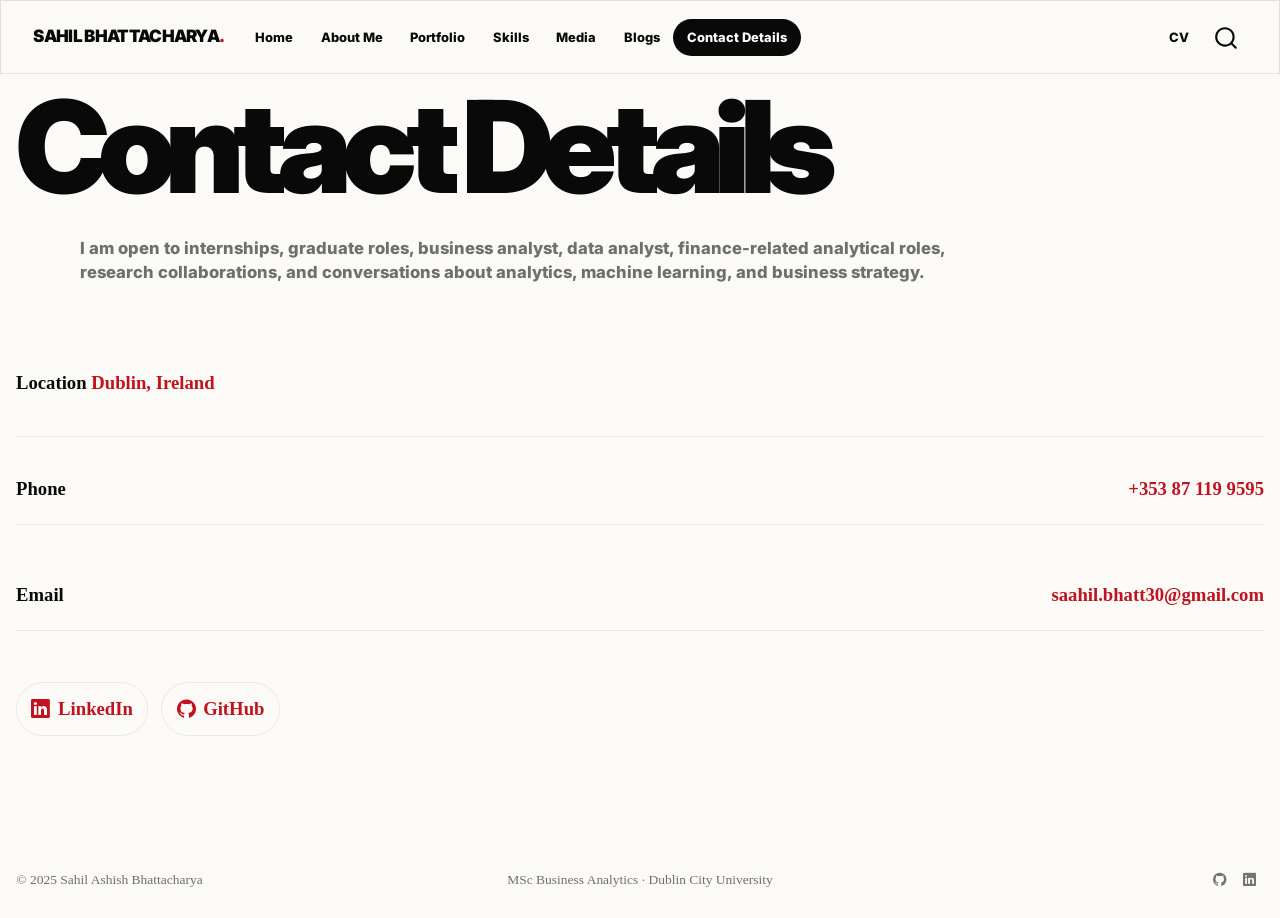
<file: docs/contact.html>
<!DOCTYPE html>
<html xmlns="http://www.w3.org/1999/xhtml" lang="en" xml:lang="en"><head>

<meta charset="utf-8">
<meta name="generator" content="quarto-1.9.37">

<meta name="viewport" content="width=device-width, initial-scale=1.0, user-scalable=yes">


<title>Contact Details – Sahil Bhattacharya</title>
<style>
/* Default styles provided by pandoc.
** See https://pandoc.org/MANUAL.html#variables-for-html for config info.
*/
code{white-space: pre-wrap;}
span.smallcaps{font-variant: small-caps;}
div.columns{display: flex; gap: min(4vw, 1.5em);}
div.column{flex: auto; overflow-x: auto;}
div.hanging-indent{margin-left: 1.5em; text-indent: -1.5em;}
ul.task-list{list-style: none;}
ul.task-list li input[type="checkbox"] {
  width: 0.8em;
  margin: 0 0.8em 0.2em -1em; /* quarto-specific, see https://github.com/quarto-dev/quarto-cli/issues/4556 */ 
  vertical-align: middle;
}
</style>


<script src="site_libs/quarto-nav/quarto-nav.js"></script>
<script src="site_libs/quarto-nav/headroom.min.js"></script>
<script src="site_libs/clipboard/clipboard.min.js"></script>
<script src="site_libs/quarto-search/autocomplete.umd.js"></script>
<script src="site_libs/quarto-search/fuse.min.js"></script>
<script src="site_libs/quarto-search/quarto-search.js"></script>
<meta name="quarto:offset" content="./">
<link href="./images/favicon.png" rel="icon" type="image/png">
<script src="site_libs/quarto-html/quarto.js" type="module"></script>
<script src="site_libs/quarto-html/tabsets/tabsets.js" type="module"></script>
<script src="site_libs/quarto-html/popper.min.js"></script>
<script src="site_libs/quarto-html/tippy.umd.min.js"></script>
<script src="site_libs/quarto-html/anchor.min.js"></script>
<link href="site_libs/quarto-html/tippy.css" rel="stylesheet">
<link href="site_libs/quarto-html/quarto-syntax-highlighting-7f8f88aac4f3542376d5c11b86a4c14d.css" rel="stylesheet" id="quarto-text-highlighting-styles">
<script src="site_libs/bootstrap/bootstrap.min.js"></script>
<link href="site_libs/bootstrap/bootstrap-icons.css" rel="stylesheet">
<link href="site_libs/bootstrap/bootstrap-86e68e77c43fd9ad2433cb8c37001006.min.css" rel="stylesheet" append-hash="true" id="quarto-bootstrap" data-mode="light">
<script id="quarto-search-options" type="application/json">{
  "location": "navbar",
  "copy-button": false,
  "collapse-after": 3,
  "panel-placement": "end",
  "type": "overlay",
  "limit": 50,
  "keyboard-shortcut": [
    "f",
    "/",
    "s"
  ],
  "show-item-context": false,
  "language": {
    "search-no-results-text": "No results",
    "search-matching-documents-text": "matching documents",
    "search-copy-link-title": "Copy link to search",
    "search-hide-matches-text": "Hide additional matches",
    "search-more-match-text": "more match in this document",
    "search-more-matches-text": "more matches in this document",
    "search-clear-button-title": "Clear",
    "search-text-placeholder": "",
    "search-detached-cancel-button-title": "Cancel",
    "search-submit-button-title": "Submit",
    "search-label": "Search"
  }
}</script>


</head>

<body class="nav-fixed quarto-light">

<div id="quarto-search-results"></div>
  <header id="quarto-header" class="headroom fixed-top">
    <nav class="navbar navbar-expand-lg " data-bs-theme="dark">
      <div class="navbar-container container-fluid">
      <div class="navbar-brand-container mx-auto">
    <a class="navbar-brand" href="./index.html">
    <span class="navbar-title">Sahil Bhattacharya</span>
    </a>
  </div>
            <div id="quarto-search" class="" title="Search"></div>
          <button class="navbar-toggler" type="button" data-bs-toggle="collapse" data-bs-target="#navbarCollapse" aria-controls="navbarCollapse" role="menu" aria-expanded="false" aria-label="Toggle navigation" onclick="if (window.quartoToggleHeadroom) { window.quartoToggleHeadroom(); }">
  <span class="navbar-toggler-icon"></span>
</button>
          <div class="collapse navbar-collapse" id="navbarCollapse">
            <ul class="navbar-nav navbar-nav-scroll me-auto">
  <li class="nav-item">
    <a class="nav-link" href="./index.html"> 
<span class="menu-text">Home</span></a>
  </li>  
  <li class="nav-item">
    <a class="nav-link" href="./about.html"> 
<span class="menu-text">About Me</span></a>
  </li>  
  <li class="nav-item">
    <a class="nav-link" href="./projects/index.html"> 
<span class="menu-text">Portfolio</span></a>
  </li>  
  <li class="nav-item">
    <a class="nav-link" href="./skills.html"> 
<span class="menu-text">Skills</span></a>
  </li>  
  <li class="nav-item">
    <a class="nav-link" href="./media.html"> 
<span class="menu-text">Media</span></a>
  </li>  
  <li class="nav-item">
    <a class="nav-link" href="./blogs.html"> 
<span class="menu-text">Blogs</span></a>
  </li>  
  <li class="nav-item">
    <a class="nav-link active" href="./contact.html" aria-current="page"> 
<span class="menu-text">Contact Details</span></a>
  </li>  
</ul>
            <ul class="navbar-nav navbar-nav-scroll ms-auto">
  <li class="nav-item">
    <a class="nav-link" href="./cv/sahil-bhattacharya-cv.pdf" target="_blank"> 
<span class="menu-text">CV</span></a>
  </li>  
</ul>
          </div> <!-- /navcollapse -->
            <div class="quarto-navbar-tools">
</div>
      </div> <!-- /container-fluid -->
    </nav>
</header>
<!-- content -->
<div id="quarto-content" class="quarto-container page-columns page-rows-contents page-layout-full page-navbar">
<!-- sidebar -->
<!-- margin-sidebar -->
    
<!-- main -->
<main class="content column-page" id="quarto-document-content">

<header id="title-block-header" class="quarto-title-block default">
<div class="quarto-title">
<h1 class="title">Contact Details</h1>
</div>



<div class="quarto-title-meta column-page">

    
  
    
  </div>
  


</header>


<div class="page-title">
<p>I am open to internships, graduate roles, business analyst, data analyst, finance-related analytical roles, research collaborations, and conversations about analytics, machine learning, and business strategy.</p>
</div>
<div class="contact-wrap">
<div class="contact-methods">
<div class="contact-row">
<p><span class="contact-label">Location</span> <span>Dublin, Ireland</span></p>
</div>
<p><a class="contact-row" href="tel:+353871199595"> <span class="contact-label">Phone</span> <span>+353 87 119 9595</span> </a></p>
<p><a class="contact-row contact-email" href="mailto:saahil.bhatt30@gmail.com"> <span class="contact-label">Email</span> <span>saahil.bhatt30@gmail.com</span> </a></p>
<div class="social-icon-row" aria-label="Social profile links">
<p><a class="social-icon-link" href="https://www.linkedin.com/in/sahil-bhattacharya-257924228" target="_blank" rel="noopener" aria-label="LinkedIn profile"> <i class="bi bi-linkedin"></i> <span>LinkedIn</span> </a></p>
<p><a class="social-icon-link" href="https://github.com/Saahil0206" target="_blank" rel="noopener" aria-label="GitHub profile"> <i class="bi bi-github"></i> <span>GitHub</span> </a></p>
</div>
</div>
</div>



</main> <!-- /main -->
<script>
document.addEventListener("DOMContentLoaded", () => {
  const prefersReducedMotion = window.matchMedia("(prefers-reduced-motion: reduce)").matches;
  const navbar = document.querySelector(".navbar");
  const revealItems = Array.from(document.querySelectorAll(".sv-reveal, .terminal-reveal, .reveal-block, .module-card, .record-card, .work-entry, .blog-card, .skill-card, .media-card, .detail-item"));

  document.body.classList.add("portfolio-loaded");

  const updateNavbar = () => {
    if (!navbar) return;
    navbar.classList.toggle("navbar-scrolled", window.scrollY > 18);
  };

  updateNavbar();
  window.addEventListener("scroll", updateNavbar, { passive: true });

  if (prefersReducedMotion || !("IntersectionObserver" in window)) {
    revealItems.forEach((item) => item.classList.add("reveal-ready"));
  } else {
    revealItems.forEach((item, index) => {
      item.style.transitionDelay = `${Math.min(index % 5, 4) * 55}ms`;
    });

    const observer = new IntersectionObserver((entries) => {
      entries.forEach((entry) => {
        if (!entry.isIntersecting) return;
        entry.target.classList.add("reveal-ready");
        observer.unobserve(entry.target);
      });
    }, {
      threshold: 0.14,
      rootMargin: "0px 0px -8% 0px"
    });

    revealItems.forEach((item) => observer.observe(item));
  }

  document.querySelectorAll('a[href^="#"]').forEach((link) => {
    link.addEventListener("click", (event) => {
      const target = document.querySelector(link.getAttribute("href"));
      if (!target) return;
      event.preventDefault();
      target.scrollIntoView({ behavior: prefersReducedMotion ? "auto" : "smooth", block: "start" });
    });
  });
});
</script>
<script id="quarto-html-after-body" type="application/javascript">
  window.document.addEventListener("DOMContentLoaded", function (event) {
    const icon = "";
    const anchorJS = new window.AnchorJS();
    anchorJS.options = {
      placement: 'right',
      icon: icon
    };
    anchorJS.add('.anchored');
    const isCodeAnnotation = (el) => {
      for (const clz of el.classList) {
        if (clz.startsWith('code-annotation-')) {                     
          return true;
        }
      }
      return false;
    }
    const onCopySuccess = function(e) {
      // button target
      const button = e.trigger;
      // don't keep focus
      button.blur();
      // flash "checked"
      button.classList.add('code-copy-button-checked');
      var currentTitle = button.getAttribute("title");
      button.setAttribute("title", "Copied!");
      let tooltip;
      if (window.bootstrap) {
        button.setAttribute("data-bs-toggle", "tooltip");
        button.setAttribute("data-bs-placement", "left");
        button.setAttribute("data-bs-title", "Copied!");
        tooltip = new bootstrap.Tooltip(button, 
          { trigger: "manual", 
            customClass: "code-copy-button-tooltip",
            offset: [0, -8]});
        tooltip.show();    
      }
      setTimeout(function() {
        if (tooltip) {
          tooltip.hide();
          button.removeAttribute("data-bs-title");
          button.removeAttribute("data-bs-toggle");
          button.removeAttribute("data-bs-placement");
        }
        button.setAttribute("title", currentTitle);
        button.classList.remove('code-copy-button-checked');
      }, 1000);
      // clear code selection
      e.clearSelection();
    }
    const getTextToCopy = function(trigger) {
      const outerScaffold = trigger.parentElement.cloneNode(true);
      const codeEl = outerScaffold.querySelector('code');
      for (const childEl of codeEl.children) {
        if (isCodeAnnotation(childEl)) {
          childEl.remove();
        }
      }
      return codeEl.innerText;
    }
    const clipboard = new window.ClipboardJS('.code-copy-button:not([data-in-quarto-modal])', {
      text: getTextToCopy
    });
    clipboard.on('success', onCopySuccess);
    if (window.document.getElementById('quarto-embedded-source-code-modal')) {
      const clipboardModal = new window.ClipboardJS('.code-copy-button[data-in-quarto-modal]', {
        text: getTextToCopy,
        container: window.document.getElementById('quarto-embedded-source-code-modal')
      });
      clipboardModal.on('success', onCopySuccess);
    }
      var localhostRegex = new RegExp(/^(?:http|https):\/\/localhost\:?[0-9]*\//);
      var mailtoRegex = new RegExp(/^mailto:/);
        var filterRegex = new RegExp('/' + window.location.host + '/');
      var isInternal = (href) => {
          return filterRegex.test(href) || localhostRegex.test(href) || mailtoRegex.test(href);
      }
      // Inspect non-navigation links and adorn them if external
     var links = window.document.querySelectorAll('a[href]:not(.nav-link):not(.navbar-brand):not(.toc-action):not(.sidebar-link):not(.sidebar-item-toggle):not(.pagination-link):not(.no-external):not([aria-hidden]):not(.dropdown-item):not(.quarto-navigation-tool):not(.about-link)');
      for (var i=0; i<links.length; i++) {
        const link = links[i];
        if (!isInternal(link.href)) {
          // undo the damage that might have been done by quarto-nav.js in the case of
          // links that we want to consider external
          if (link.dataset.originalHref !== undefined) {
            link.href = link.dataset.originalHref;
          }
        }
      }
    function tippyHover(el, contentFn, onTriggerFn, onUntriggerFn) {
      const config = {
        allowHTML: true,
        maxWidth: 500,
        delay: 100,
        arrow: false,
        appendTo: function(el) {
            return el.parentElement;
        },
        interactive: true,
        interactiveBorder: 10,
        theme: 'quarto',
        placement: 'bottom-start',
      };
      if (contentFn) {
        config.content = contentFn;
      }
      if (onTriggerFn) {
        config.onTrigger = onTriggerFn;
      }
      if (onUntriggerFn) {
        config.onUntrigger = onUntriggerFn;
      }
      window.tippy(el, config); 
    }
    const noterefs = window.document.querySelectorAll('a[role="doc-noteref"]');
    for (var i=0; i<noterefs.length; i++) {
      const ref = noterefs[i];
      tippyHover(ref, function() {
        // use id or data attribute instead here
        let href = ref.getAttribute('data-footnote-href') || ref.getAttribute('href');
        try { href = new URL(href).hash; } catch {}
        const id = href.replace(/^#\/?/, "");
        const note = window.document.getElementById(id);
        if (note) {
          return note.innerHTML;
        } else {
          return "";
        }
      });
    }
    const xrefs = window.document.querySelectorAll('a.quarto-xref');
    const processXRef = (id, note) => {
      // Strip column container classes
      const stripColumnClz = (el) => {
        el.classList.remove("page-full", "page-columns");
        if (el.children) {
          for (const child of el.children) {
            stripColumnClz(child);
          }
        }
      }
      stripColumnClz(note)
      if (id === null || id.startsWith('sec-')) {
        // Special case sections, only their first couple elements
        const container = document.createElement("div");
        if (note.children && note.children.length > 2) {
          container.appendChild(note.children[0].cloneNode(true));
          for (let i = 1; i < note.children.length; i++) {
            const child = note.children[i];
            if (child.tagName === "P" && child.innerText === "") {
              continue;
            } else {
              container.appendChild(child.cloneNode(true));
              break;
            }
          }
          if (window.Quarto?.typesetMath) {
            window.Quarto.typesetMath(container);
          }
          return container.innerHTML
        } else {
          if (window.Quarto?.typesetMath) {
            window.Quarto.typesetMath(note);
          }
          return note.innerHTML;
        }
      } else {
        // Remove any anchor links if they are present
        const anchorLink = note.querySelector('a.anchorjs-link');
        if (anchorLink) {
          anchorLink.remove();
        }
        if (window.Quarto?.typesetMath) {
          window.Quarto.typesetMath(note);
        }
        if (note.classList.contains("callout")) {
          return note.outerHTML;
        } else {
          return note.innerHTML;
        }
      }
    }
    for (var i=0; i<xrefs.length; i++) {
      const xref = xrefs[i];
      tippyHover(xref, undefined, function(instance) {
        instance.disable();
        let url = xref.getAttribute('href');
        let hash = undefined; 
        if (url.startsWith('#')) {
          hash = url;
        } else {
          try { hash = new URL(url).hash; } catch {}
        }
        if (hash) {
          const id = hash.replace(/^#\/?/, "");
          const note = window.document.getElementById(id);
          if (note !== null) {
            try {
              const html = processXRef(id, note.cloneNode(true));
              instance.setContent(html);
            } finally {
              instance.enable();
              instance.show();
            }
          } else {
            // See if we can fetch this
            fetch(url.split('#')[0])
            .then(res => res.text())
            .then(html => {
              const parser = new DOMParser();
              const htmlDoc = parser.parseFromString(html, "text/html");
              const note = htmlDoc.getElementById(id);
              if (note !== null) {
                const html = processXRef(id, note);
                instance.setContent(html);
              } 
            }).finally(() => {
              instance.enable();
              instance.show();
            });
          }
        } else {
          // See if we can fetch a full url (with no hash to target)
          // This is a special case and we should probably do some content thinning / targeting
          fetch(url)
          .then(res => res.text())
          .then(html => {
            const parser = new DOMParser();
            const htmlDoc = parser.parseFromString(html, "text/html");
            const note = htmlDoc.querySelector('main.content');
            if (note !== null) {
              // This should only happen for chapter cross references
              // (since there is no id in the URL)
              // remove the first header
              if (note.children.length > 0 && note.children[0].tagName === "HEADER") {
                note.children[0].remove();
              }
              const html = processXRef(null, note);
              instance.setContent(html);
            } 
          }).finally(() => {
            instance.enable();
            instance.show();
          });
        }
      }, function(instance) {
      });
    }
        let selectedAnnoteEl;
        const selectorForAnnotation = ( cell, annotation) => {
          let cellAttr = 'data-code-cell="' + cell + '"';
          let lineAttr = 'data-code-annotation="' +  annotation + '"';
          const selector = 'span[' + cellAttr + '][' + lineAttr + ']';
          return selector;
        }
        const selectCodeLines = (annoteEl) => {
          const doc = window.document;
          const targetCell = annoteEl.getAttribute("data-target-cell");
          const targetAnnotation = annoteEl.getAttribute("data-target-annotation");
          const annoteSpan = window.document.querySelector(selectorForAnnotation(targetCell, targetAnnotation));
          const lines = annoteSpan.getAttribute("data-code-lines").split(",");
          const lineIds = lines.map((line) => {
            return targetCell + "-" + line;
          })
          let top = null;
          let height = null;
          let parent = null;
          if (lineIds.length > 0) {
              //compute the position of the single el (top and bottom and make a div)
              const el = window.document.getElementById(lineIds[0]);
              top = el.offsetTop;
              height = el.offsetHeight;
              parent = el.parentElement.parentElement;
            if (lineIds.length > 1) {
              const lastEl = window.document.getElementById(lineIds[lineIds.length - 1]);
              const bottom = lastEl.offsetTop + lastEl.offsetHeight;
              height = bottom - top;
            }
            if (top !== null && height !== null && parent !== null) {
              // cook up a div (if necessary) and position it 
              let div = window.document.getElementById("code-annotation-line-highlight");
              if (div === null) {
                div = window.document.createElement("div");
                div.setAttribute("id", "code-annotation-line-highlight");
                div.style.position = 'absolute';
                parent.appendChild(div);
              }
              div.style.top = top - 2 + "px";
              div.style.height = height + 4 + "px";
              div.style.left = 0;
              let gutterDiv = window.document.getElementById("code-annotation-line-highlight-gutter");
              if (gutterDiv === null) {
                gutterDiv = window.document.createElement("div");
                gutterDiv.setAttribute("id", "code-annotation-line-highlight-gutter");
                gutterDiv.style.position = 'absolute';
                const codeCell = window.document.getElementById(targetCell);
                const gutter = codeCell.querySelector('.code-annotation-gutter');
                gutter.appendChild(gutterDiv);
              }
              gutterDiv.style.top = top - 2 + "px";
              gutterDiv.style.height = height + 4 + "px";
            }
            selectedAnnoteEl = annoteEl;
          }
        };
        const unselectCodeLines = () => {
          const elementsIds = ["code-annotation-line-highlight", "code-annotation-line-highlight-gutter"];
          elementsIds.forEach((elId) => {
            const div = window.document.getElementById(elId);
            if (div) {
              div.remove();
            }
          });
          selectedAnnoteEl = undefined;
        };
          // Handle positioning of the toggle
      window.addEventListener(
        "resize",
        throttle(() => {
          elRect = undefined;
          if (selectedAnnoteEl) {
            selectCodeLines(selectedAnnoteEl);
          }
        }, 10)
      );
      function throttle(fn, ms) {
      let throttle = false;
      let timer;
        return (...args) => {
          if(!throttle) { // first call gets through
              fn.apply(this, args);
              throttle = true;
          } else { // all the others get throttled
              if(timer) clearTimeout(timer); // cancel #2
              timer = setTimeout(() => {
                fn.apply(this, args);
                timer = throttle = false;
              }, ms);
          }
        };
      }
        // Attach click handler to the DT
        const annoteDls = window.document.querySelectorAll('dt[data-target-cell]');
        for (const annoteDlNode of annoteDls) {
          annoteDlNode.addEventListener('click', (event) => {
            const clickedEl = event.target;
            if (clickedEl !== selectedAnnoteEl) {
              unselectCodeLines();
              const activeEl = window.document.querySelector('dt[data-target-cell].code-annotation-active');
              if (activeEl) {
                activeEl.classList.remove('code-annotation-active');
              }
              selectCodeLines(clickedEl);
              clickedEl.classList.add('code-annotation-active');
            } else {
              // Unselect the line
              unselectCodeLines();
              clickedEl.classList.remove('code-annotation-active');
            }
          });
        }
    const findCites = (el) => {
      const parentEl = el.parentElement;
      if (parentEl) {
        const cites = parentEl.dataset.cites;
        if (cites) {
          return {
            el,
            cites: cites.split(' ')
          };
        } else {
          return findCites(el.parentElement)
        }
      } else {
        return undefined;
      }
    };
    var bibliorefs = window.document.querySelectorAll('a[role="doc-biblioref"]');
    for (var i=0; i<bibliorefs.length; i++) {
      const ref = bibliorefs[i];
      const citeInfo = findCites(ref);
      if (citeInfo) {
        tippyHover(citeInfo.el, function() {
          var popup = window.document.createElement('div');
          citeInfo.cites.forEach(function(cite) {
            var citeDiv = window.document.createElement('div');
            citeDiv.classList.add('hanging-indent');
            citeDiv.classList.add('csl-entry');
            var biblioDiv = window.document.getElementById('ref-' + cite);
            if (biblioDiv) {
              citeDiv.innerHTML = biblioDiv.innerHTML;
            }
            popup.appendChild(citeDiv);
          });
          return popup.innerHTML;
        });
      }
    }
  });
  </script>
</div> <!-- /content -->
<footer class="footer">
  <div class="nav-footer">
    <div class="nav-footer-left">
<p>© 2025 Sahil Ashish Bhattacharya</p>
</div>   
    <div class="nav-footer-center">
<p>MSc Business Analytics · Dublin City University</p>
</div>
    <div class="nav-footer-right">
      <ul class="footer-items list-unstyled">
    <li class="nav-item compact">
    <a class="nav-link" href="https://github.com/Saahil0206" target="_blank">
      <i class="bi bi-github" role="img">
</i> 
    </a>
  </li>  
    <li class="nav-item compact">
    <a class="nav-link" href="https://www.linkedin.com/in/sahil-bhattacharya-257924228" target="_blank">
      <i class="bi bi-linkedin" role="img">
</i> 
    </a>
  </li>  
</ul>
    </div>
  </div>
</footer>




</body></html>
</file>
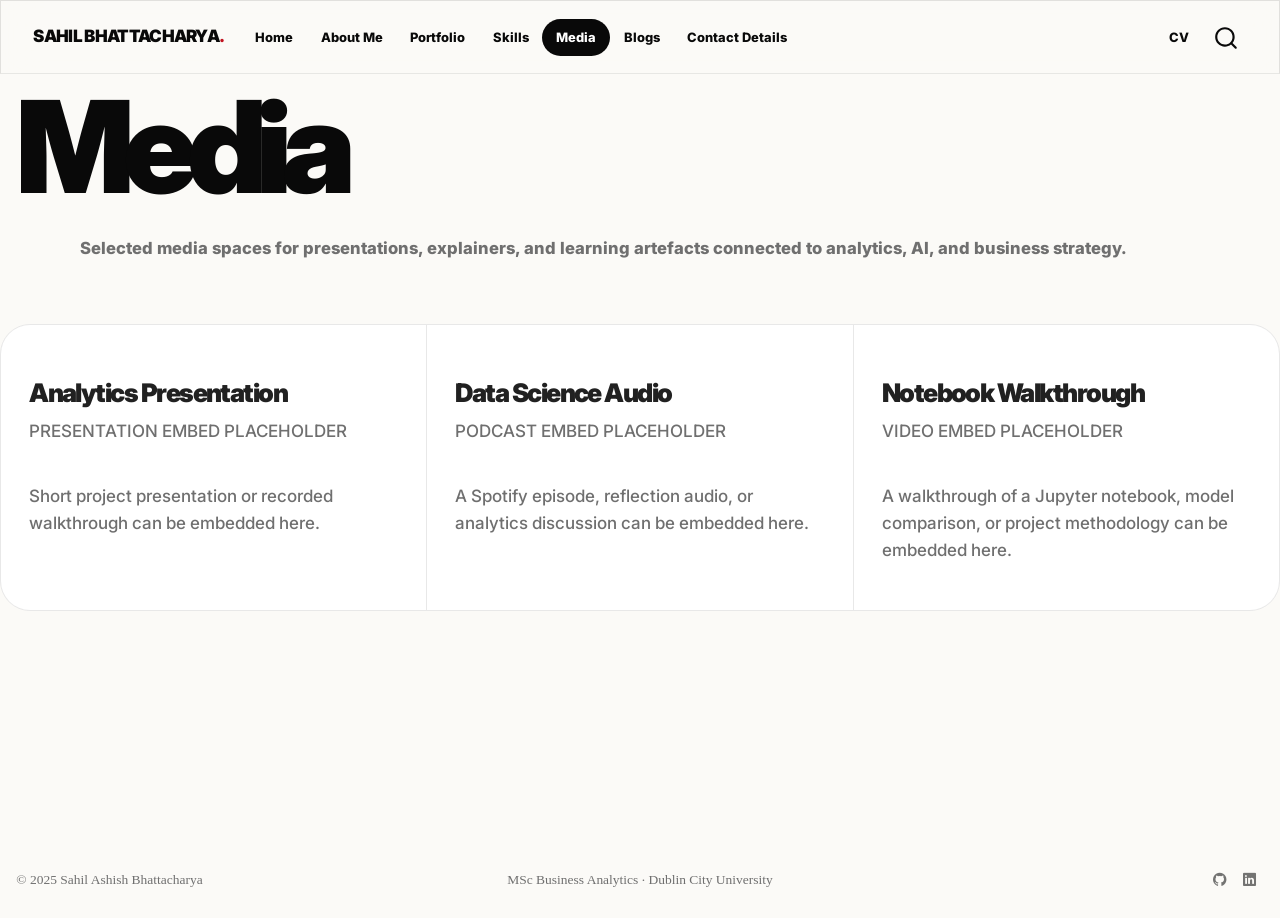
<file: docs/media.html>
<!DOCTYPE html>
<html xmlns="http://www.w3.org/1999/xhtml" lang="en" xml:lang="en"><head>

<meta charset="utf-8">
<meta name="generator" content="quarto-1.9.37">

<meta name="viewport" content="width=device-width, initial-scale=1.0, user-scalable=yes">


<title>Media – Sahil Bhattacharya</title>
<style>
/* Default styles provided by pandoc.
** See https://pandoc.org/MANUAL.html#variables-for-html for config info.
*/
code{white-space: pre-wrap;}
span.smallcaps{font-variant: small-caps;}
div.columns{display: flex; gap: min(4vw, 1.5em);}
div.column{flex: auto; overflow-x: auto;}
div.hanging-indent{margin-left: 1.5em; text-indent: -1.5em;}
ul.task-list{list-style: none;}
ul.task-list li input[type="checkbox"] {
  width: 0.8em;
  margin: 0 0.8em 0.2em -1em; /* quarto-specific, see https://github.com/quarto-dev/quarto-cli/issues/4556 */ 
  vertical-align: middle;
}
</style>


<script src="site_libs/quarto-nav/quarto-nav.js"></script>
<script src="site_libs/quarto-nav/headroom.min.js"></script>
<script src="site_libs/clipboard/clipboard.min.js"></script>
<script src="site_libs/quarto-search/autocomplete.umd.js"></script>
<script src="site_libs/quarto-search/fuse.min.js"></script>
<script src="site_libs/quarto-search/quarto-search.js"></script>
<meta name="quarto:offset" content="./">
<link href="./images/favicon.png" rel="icon" type="image/png">
<script src="site_libs/quarto-html/quarto.js" type="module"></script>
<script src="site_libs/quarto-html/tabsets/tabsets.js" type="module"></script>
<script src="site_libs/quarto-html/popper.min.js"></script>
<script src="site_libs/quarto-html/tippy.umd.min.js"></script>
<script src="site_libs/quarto-html/anchor.min.js"></script>
<link href="site_libs/quarto-html/tippy.css" rel="stylesheet">
<link href="site_libs/quarto-html/quarto-syntax-highlighting-7f8f88aac4f3542376d5c11b86a4c14d.css" rel="stylesheet" id="quarto-text-highlighting-styles">
<script src="site_libs/bootstrap/bootstrap.min.js"></script>
<link href="site_libs/bootstrap/bootstrap-icons.css" rel="stylesheet">
<link href="site_libs/bootstrap/bootstrap-86e68e77c43fd9ad2433cb8c37001006.min.css" rel="stylesheet" append-hash="true" id="quarto-bootstrap" data-mode="light">
<script id="quarto-search-options" type="application/json">{
  "location": "navbar",
  "copy-button": false,
  "collapse-after": 3,
  "panel-placement": "end",
  "type": "overlay",
  "limit": 50,
  "keyboard-shortcut": [
    "f",
    "/",
    "s"
  ],
  "show-item-context": false,
  "language": {
    "search-no-results-text": "No results",
    "search-matching-documents-text": "matching documents",
    "search-copy-link-title": "Copy link to search",
    "search-hide-matches-text": "Hide additional matches",
    "search-more-match-text": "more match in this document",
    "search-more-matches-text": "more matches in this document",
    "search-clear-button-title": "Clear",
    "search-text-placeholder": "",
    "search-detached-cancel-button-title": "Cancel",
    "search-submit-button-title": "Submit",
    "search-label": "Search"
  }
}</script>


</head>

<body class="nav-fixed quarto-light">

<div id="quarto-search-results"></div>
  <header id="quarto-header" class="headroom fixed-top">
    <nav class="navbar navbar-expand-lg " data-bs-theme="dark">
      <div class="navbar-container container-fluid">
      <div class="navbar-brand-container mx-auto">
    <a class="navbar-brand" href="./index.html">
    <span class="navbar-title">Sahil Bhattacharya</span>
    </a>
  </div>
            <div id="quarto-search" class="" title="Search"></div>
          <button class="navbar-toggler" type="button" data-bs-toggle="collapse" data-bs-target="#navbarCollapse" aria-controls="navbarCollapse" role="menu" aria-expanded="false" aria-label="Toggle navigation" onclick="if (window.quartoToggleHeadroom) { window.quartoToggleHeadroom(); }">
  <span class="navbar-toggler-icon"></span>
</button>
          <div class="collapse navbar-collapse" id="navbarCollapse">
            <ul class="navbar-nav navbar-nav-scroll me-auto">
  <li class="nav-item">
    <a class="nav-link" href="./index.html"> 
<span class="menu-text">Home</span></a>
  </li>  
  <li class="nav-item">
    <a class="nav-link" href="./about.html"> 
<span class="menu-text">About Me</span></a>
  </li>  
  <li class="nav-item">
    <a class="nav-link" href="./projects/index.html"> 
<span class="menu-text">Portfolio</span></a>
  </li>  
  <li class="nav-item">
    <a class="nav-link" href="./skills.html"> 
<span class="menu-text">Skills</span></a>
  </li>  
  <li class="nav-item">
    <a class="nav-link active" href="./media.html" aria-current="page"> 
<span class="menu-text">Media</span></a>
  </li>  
  <li class="nav-item">
    <a class="nav-link" href="./blogs.html"> 
<span class="menu-text">Blogs</span></a>
  </li>  
  <li class="nav-item">
    <a class="nav-link" href="./contact.html"> 
<span class="menu-text">Contact Details</span></a>
  </li>  
</ul>
            <ul class="navbar-nav navbar-nav-scroll ms-auto">
  <li class="nav-item">
    <a class="nav-link" href="./cv/sahil-bhattacharya-cv.pdf" target="_blank"> 
<span class="menu-text">CV</span></a>
  </li>  
</ul>
          </div> <!-- /navcollapse -->
            <div class="quarto-navbar-tools">
</div>
      </div> <!-- /container-fluid -->
    </nav>
</header>
<!-- content -->
<div id="quarto-content" class="quarto-container page-columns page-rows-contents page-layout-full page-navbar">
<!-- sidebar -->
<!-- margin-sidebar -->
    
<!-- main -->
<main class="content column-page" id="quarto-document-content">

<header id="title-block-header" class="quarto-title-block default">
<div class="quarto-title">
<h1 class="title">Media</h1>
</div>



<div class="quarto-title-meta column-page">

    
  
    
  </div>
  


</header>


<div class="page-title">
<p>Selected media spaces for presentations, explainers, and learning artefacts connected to analytics, AI, and business strategy.</p>
</div>
<section>
<div class="media-grid">
<section id="analytics-presentation" class="level3 media-card">
<h3 class="anchored" data-anchor-id="analytics-presentation">Analytics Presentation</h3>
<div class="media-embed">
<p>Presentation embed placeholder</p>
</div>
<p>Short project presentation or recorded walkthrough can be embedded here.</p>
</section>
<section id="data-science-audio" class="level3 media-card">
<h3 class="anchored" data-anchor-id="data-science-audio">Data Science Audio</h3>
<div class="media-embed">
<p>Podcast embed placeholder</p>
</div>
<p>A Spotify episode, reflection audio, or analytics discussion can be embedded here.</p>
</section>
<section id="notebook-walkthrough" class="level3 media-card">
<h3 class="anchored" data-anchor-id="notebook-walkthrough">Notebook Walkthrough</h3>
<div class="media-embed">
<p>Video embed placeholder</p>
</div>
<p>A walkthrough of a Jupyter notebook, model comparison, or project methodology can be embedded here.</p>
</section>
</div>
</section>



</main> <!-- /main -->
<script>
document.addEventListener("DOMContentLoaded", () => {
  const prefersReducedMotion = window.matchMedia("(prefers-reduced-motion: reduce)").matches;
  const navbar = document.querySelector(".navbar");
  const revealItems = Array.from(document.querySelectorAll(".sv-reveal, .terminal-reveal, .reveal-block, .module-card, .record-card, .work-entry, .blog-card, .skill-card, .media-card, .detail-item"));

  document.body.classList.add("portfolio-loaded");

  const updateNavbar = () => {
    if (!navbar) return;
    navbar.classList.toggle("navbar-scrolled", window.scrollY > 18);
  };

  updateNavbar();
  window.addEventListener("scroll", updateNavbar, { passive: true });

  if (prefersReducedMotion || !("IntersectionObserver" in window)) {
    revealItems.forEach((item) => item.classList.add("reveal-ready"));
  } else {
    revealItems.forEach((item, index) => {
      item.style.transitionDelay = `${Math.min(index % 5, 4) * 55}ms`;
    });

    const observer = new IntersectionObserver((entries) => {
      entries.forEach((entry) => {
        if (!entry.isIntersecting) return;
        entry.target.classList.add("reveal-ready");
        observer.unobserve(entry.target);
      });
    }, {
      threshold: 0.14,
      rootMargin: "0px 0px -8% 0px"
    });

    revealItems.forEach((item) => observer.observe(item));
  }

  document.querySelectorAll('a[href^="#"]').forEach((link) => {
    link.addEventListener("click", (event) => {
      const target = document.querySelector(link.getAttribute("href"));
      if (!target) return;
      event.preventDefault();
      target.scrollIntoView({ behavior: prefersReducedMotion ? "auto" : "smooth", block: "start" });
    });
  });
});
</script>
<script id="quarto-html-after-body" type="application/javascript">
  window.document.addEventListener("DOMContentLoaded", function (event) {
    const icon = "";
    const anchorJS = new window.AnchorJS();
    anchorJS.options = {
      placement: 'right',
      icon: icon
    };
    anchorJS.add('.anchored');
    const isCodeAnnotation = (el) => {
      for (const clz of el.classList) {
        if (clz.startsWith('code-annotation-')) {                     
          return true;
        }
      }
      return false;
    }
    const onCopySuccess = function(e) {
      // button target
      const button = e.trigger;
      // don't keep focus
      button.blur();
      // flash "checked"
      button.classList.add('code-copy-button-checked');
      var currentTitle = button.getAttribute("title");
      button.setAttribute("title", "Copied!");
      let tooltip;
      if (window.bootstrap) {
        button.setAttribute("data-bs-toggle", "tooltip");
        button.setAttribute("data-bs-placement", "left");
        button.setAttribute("data-bs-title", "Copied!");
        tooltip = new bootstrap.Tooltip(button, 
          { trigger: "manual", 
            customClass: "code-copy-button-tooltip",
            offset: [0, -8]});
        tooltip.show();    
      }
      setTimeout(function() {
        if (tooltip) {
          tooltip.hide();
          button.removeAttribute("data-bs-title");
          button.removeAttribute("data-bs-toggle");
          button.removeAttribute("data-bs-placement");
        }
        button.setAttribute("title", currentTitle);
        button.classList.remove('code-copy-button-checked');
      }, 1000);
      // clear code selection
      e.clearSelection();
    }
    const getTextToCopy = function(trigger) {
      const outerScaffold = trigger.parentElement.cloneNode(true);
      const codeEl = outerScaffold.querySelector('code');
      for (const childEl of codeEl.children) {
        if (isCodeAnnotation(childEl)) {
          childEl.remove();
        }
      }
      return codeEl.innerText;
    }
    const clipboard = new window.ClipboardJS('.code-copy-button:not([data-in-quarto-modal])', {
      text: getTextToCopy
    });
    clipboard.on('success', onCopySuccess);
    if (window.document.getElementById('quarto-embedded-source-code-modal')) {
      const clipboardModal = new window.ClipboardJS('.code-copy-button[data-in-quarto-modal]', {
        text: getTextToCopy,
        container: window.document.getElementById('quarto-embedded-source-code-modal')
      });
      clipboardModal.on('success', onCopySuccess);
    }
      var localhostRegex = new RegExp(/^(?:http|https):\/\/localhost\:?[0-9]*\//);
      var mailtoRegex = new RegExp(/^mailto:/);
        var filterRegex = new RegExp('/' + window.location.host + '/');
      var isInternal = (href) => {
          return filterRegex.test(href) || localhostRegex.test(href) || mailtoRegex.test(href);
      }
      // Inspect non-navigation links and adorn them if external
     var links = window.document.querySelectorAll('a[href]:not(.nav-link):not(.navbar-brand):not(.toc-action):not(.sidebar-link):not(.sidebar-item-toggle):not(.pagination-link):not(.no-external):not([aria-hidden]):not(.dropdown-item):not(.quarto-navigation-tool):not(.about-link)');
      for (var i=0; i<links.length; i++) {
        const link = links[i];
        if (!isInternal(link.href)) {
          // undo the damage that might have been done by quarto-nav.js in the case of
          // links that we want to consider external
          if (link.dataset.originalHref !== undefined) {
            link.href = link.dataset.originalHref;
          }
        }
      }
    function tippyHover(el, contentFn, onTriggerFn, onUntriggerFn) {
      const config = {
        allowHTML: true,
        maxWidth: 500,
        delay: 100,
        arrow: false,
        appendTo: function(el) {
            return el.parentElement;
        },
        interactive: true,
        interactiveBorder: 10,
        theme: 'quarto',
        placement: 'bottom-start',
      };
      if (contentFn) {
        config.content = contentFn;
      }
      if (onTriggerFn) {
        config.onTrigger = onTriggerFn;
      }
      if (onUntriggerFn) {
        config.onUntrigger = onUntriggerFn;
      }
      window.tippy(el, config); 
    }
    const noterefs = window.document.querySelectorAll('a[role="doc-noteref"]');
    for (var i=0; i<noterefs.length; i++) {
      const ref = noterefs[i];
      tippyHover(ref, function() {
        // use id or data attribute instead here
        let href = ref.getAttribute('data-footnote-href') || ref.getAttribute('href');
        try { href = new URL(href).hash; } catch {}
        const id = href.replace(/^#\/?/, "");
        const note = window.document.getElementById(id);
        if (note) {
          return note.innerHTML;
        } else {
          return "";
        }
      });
    }
    const xrefs = window.document.querySelectorAll('a.quarto-xref');
    const processXRef = (id, note) => {
      // Strip column container classes
      const stripColumnClz = (el) => {
        el.classList.remove("page-full", "page-columns");
        if (el.children) {
          for (const child of el.children) {
            stripColumnClz(child);
          }
        }
      }
      stripColumnClz(note)
      if (id === null || id.startsWith('sec-')) {
        // Special case sections, only their first couple elements
        const container = document.createElement("div");
        if (note.children && note.children.length > 2) {
          container.appendChild(note.children[0].cloneNode(true));
          for (let i = 1; i < note.children.length; i++) {
            const child = note.children[i];
            if (child.tagName === "P" && child.innerText === "") {
              continue;
            } else {
              container.appendChild(child.cloneNode(true));
              break;
            }
          }
          if (window.Quarto?.typesetMath) {
            window.Quarto.typesetMath(container);
          }
          return container.innerHTML
        } else {
          if (window.Quarto?.typesetMath) {
            window.Quarto.typesetMath(note);
          }
          return note.innerHTML;
        }
      } else {
        // Remove any anchor links if they are present
        const anchorLink = note.querySelector('a.anchorjs-link');
        if (anchorLink) {
          anchorLink.remove();
        }
        if (window.Quarto?.typesetMath) {
          window.Quarto.typesetMath(note);
        }
        if (note.classList.contains("callout")) {
          return note.outerHTML;
        } else {
          return note.innerHTML;
        }
      }
    }
    for (var i=0; i<xrefs.length; i++) {
      const xref = xrefs[i];
      tippyHover(xref, undefined, function(instance) {
        instance.disable();
        let url = xref.getAttribute('href');
        let hash = undefined; 
        if (url.startsWith('#')) {
          hash = url;
        } else {
          try { hash = new URL(url).hash; } catch {}
        }
        if (hash) {
          const id = hash.replace(/^#\/?/, "");
          const note = window.document.getElementById(id);
          if (note !== null) {
            try {
              const html = processXRef(id, note.cloneNode(true));
              instance.setContent(html);
            } finally {
              instance.enable();
              instance.show();
            }
          } else {
            // See if we can fetch this
            fetch(url.split('#')[0])
            .then(res => res.text())
            .then(html => {
              const parser = new DOMParser();
              const htmlDoc = parser.parseFromString(html, "text/html");
              const note = htmlDoc.getElementById(id);
              if (note !== null) {
                const html = processXRef(id, note);
                instance.setContent(html);
              } 
            }).finally(() => {
              instance.enable();
              instance.show();
            });
          }
        } else {
          // See if we can fetch a full url (with no hash to target)
          // This is a special case and we should probably do some content thinning / targeting
          fetch(url)
          .then(res => res.text())
          .then(html => {
            const parser = new DOMParser();
            const htmlDoc = parser.parseFromString(html, "text/html");
            const note = htmlDoc.querySelector('main.content');
            if (note !== null) {
              // This should only happen for chapter cross references
              // (since there is no id in the URL)
              // remove the first header
              if (note.children.length > 0 && note.children[0].tagName === "HEADER") {
                note.children[0].remove();
              }
              const html = processXRef(null, note);
              instance.setContent(html);
            } 
          }).finally(() => {
            instance.enable();
            instance.show();
          });
        }
      }, function(instance) {
      });
    }
        let selectedAnnoteEl;
        const selectorForAnnotation = ( cell, annotation) => {
          let cellAttr = 'data-code-cell="' + cell + '"';
          let lineAttr = 'data-code-annotation="' +  annotation + '"';
          const selector = 'span[' + cellAttr + '][' + lineAttr + ']';
          return selector;
        }
        const selectCodeLines = (annoteEl) => {
          const doc = window.document;
          const targetCell = annoteEl.getAttribute("data-target-cell");
          const targetAnnotation = annoteEl.getAttribute("data-target-annotation");
          const annoteSpan = window.document.querySelector(selectorForAnnotation(targetCell, targetAnnotation));
          const lines = annoteSpan.getAttribute("data-code-lines").split(",");
          const lineIds = lines.map((line) => {
            return targetCell + "-" + line;
          })
          let top = null;
          let height = null;
          let parent = null;
          if (lineIds.length > 0) {
              //compute the position of the single el (top and bottom and make a div)
              const el = window.document.getElementById(lineIds[0]);
              top = el.offsetTop;
              height = el.offsetHeight;
              parent = el.parentElement.parentElement;
            if (lineIds.length > 1) {
              const lastEl = window.document.getElementById(lineIds[lineIds.length - 1]);
              const bottom = lastEl.offsetTop + lastEl.offsetHeight;
              height = bottom - top;
            }
            if (top !== null && height !== null && parent !== null) {
              // cook up a div (if necessary) and position it 
              let div = window.document.getElementById("code-annotation-line-highlight");
              if (div === null) {
                div = window.document.createElement("div");
                div.setAttribute("id", "code-annotation-line-highlight");
                div.style.position = 'absolute';
                parent.appendChild(div);
              }
              div.style.top = top - 2 + "px";
              div.style.height = height + 4 + "px";
              div.style.left = 0;
              let gutterDiv = window.document.getElementById("code-annotation-line-highlight-gutter");
              if (gutterDiv === null) {
                gutterDiv = window.document.createElement("div");
                gutterDiv.setAttribute("id", "code-annotation-line-highlight-gutter");
                gutterDiv.style.position = 'absolute';
                const codeCell = window.document.getElementById(targetCell);
                const gutter = codeCell.querySelector('.code-annotation-gutter');
                gutter.appendChild(gutterDiv);
              }
              gutterDiv.style.top = top - 2 + "px";
              gutterDiv.style.height = height + 4 + "px";
            }
            selectedAnnoteEl = annoteEl;
          }
        };
        const unselectCodeLines = () => {
          const elementsIds = ["code-annotation-line-highlight", "code-annotation-line-highlight-gutter"];
          elementsIds.forEach((elId) => {
            const div = window.document.getElementById(elId);
            if (div) {
              div.remove();
            }
          });
          selectedAnnoteEl = undefined;
        };
          // Handle positioning of the toggle
      window.addEventListener(
        "resize",
        throttle(() => {
          elRect = undefined;
          if (selectedAnnoteEl) {
            selectCodeLines(selectedAnnoteEl);
          }
        }, 10)
      );
      function throttle(fn, ms) {
      let throttle = false;
      let timer;
        return (...args) => {
          if(!throttle) { // first call gets through
              fn.apply(this, args);
              throttle = true;
          } else { // all the others get throttled
              if(timer) clearTimeout(timer); // cancel #2
              timer = setTimeout(() => {
                fn.apply(this, args);
                timer = throttle = false;
              }, ms);
          }
        };
      }
        // Attach click handler to the DT
        const annoteDls = window.document.querySelectorAll('dt[data-target-cell]');
        for (const annoteDlNode of annoteDls) {
          annoteDlNode.addEventListener('click', (event) => {
            const clickedEl = event.target;
            if (clickedEl !== selectedAnnoteEl) {
              unselectCodeLines();
              const activeEl = window.document.querySelector('dt[data-target-cell].code-annotation-active');
              if (activeEl) {
                activeEl.classList.remove('code-annotation-active');
              }
              selectCodeLines(clickedEl);
              clickedEl.classList.add('code-annotation-active');
            } else {
              // Unselect the line
              unselectCodeLines();
              clickedEl.classList.remove('code-annotation-active');
            }
          });
        }
    const findCites = (el) => {
      const parentEl = el.parentElement;
      if (parentEl) {
        const cites = parentEl.dataset.cites;
        if (cites) {
          return {
            el,
            cites: cites.split(' ')
          };
        } else {
          return findCites(el.parentElement)
        }
      } else {
        return undefined;
      }
    };
    var bibliorefs = window.document.querySelectorAll('a[role="doc-biblioref"]');
    for (var i=0; i<bibliorefs.length; i++) {
      const ref = bibliorefs[i];
      const citeInfo = findCites(ref);
      if (citeInfo) {
        tippyHover(citeInfo.el, function() {
          var popup = window.document.createElement('div');
          citeInfo.cites.forEach(function(cite) {
            var citeDiv = window.document.createElement('div');
            citeDiv.classList.add('hanging-indent');
            citeDiv.classList.add('csl-entry');
            var biblioDiv = window.document.getElementById('ref-' + cite);
            if (biblioDiv) {
              citeDiv.innerHTML = biblioDiv.innerHTML;
            }
            popup.appendChild(citeDiv);
          });
          return popup.innerHTML;
        });
      }
    }
  });
  </script>
</div> <!-- /content -->
<footer class="footer">
  <div class="nav-footer">
    <div class="nav-footer-left">
<p>© 2025 Sahil Ashish Bhattacharya</p>
</div>   
    <div class="nav-footer-center">
<p>MSc Business Analytics · Dublin City University</p>
</div>
    <div class="nav-footer-right">
      <ul class="footer-items list-unstyled">
    <li class="nav-item compact">
    <a class="nav-link" href="https://github.com/Saahil0206" target="_blank">
      <i class="bi bi-github" role="img">
</i> 
    </a>
  </li>  
    <li class="nav-item compact">
    <a class="nav-link" href="https://www.linkedin.com/in/sahil-bhattacharya-257924228" target="_blank">
      <i class="bi bi-linkedin" role="img">
</i> 
    </a>
  </li>  
</ul>
    </div>
  </div>
</footer>




</body></html>
</file>
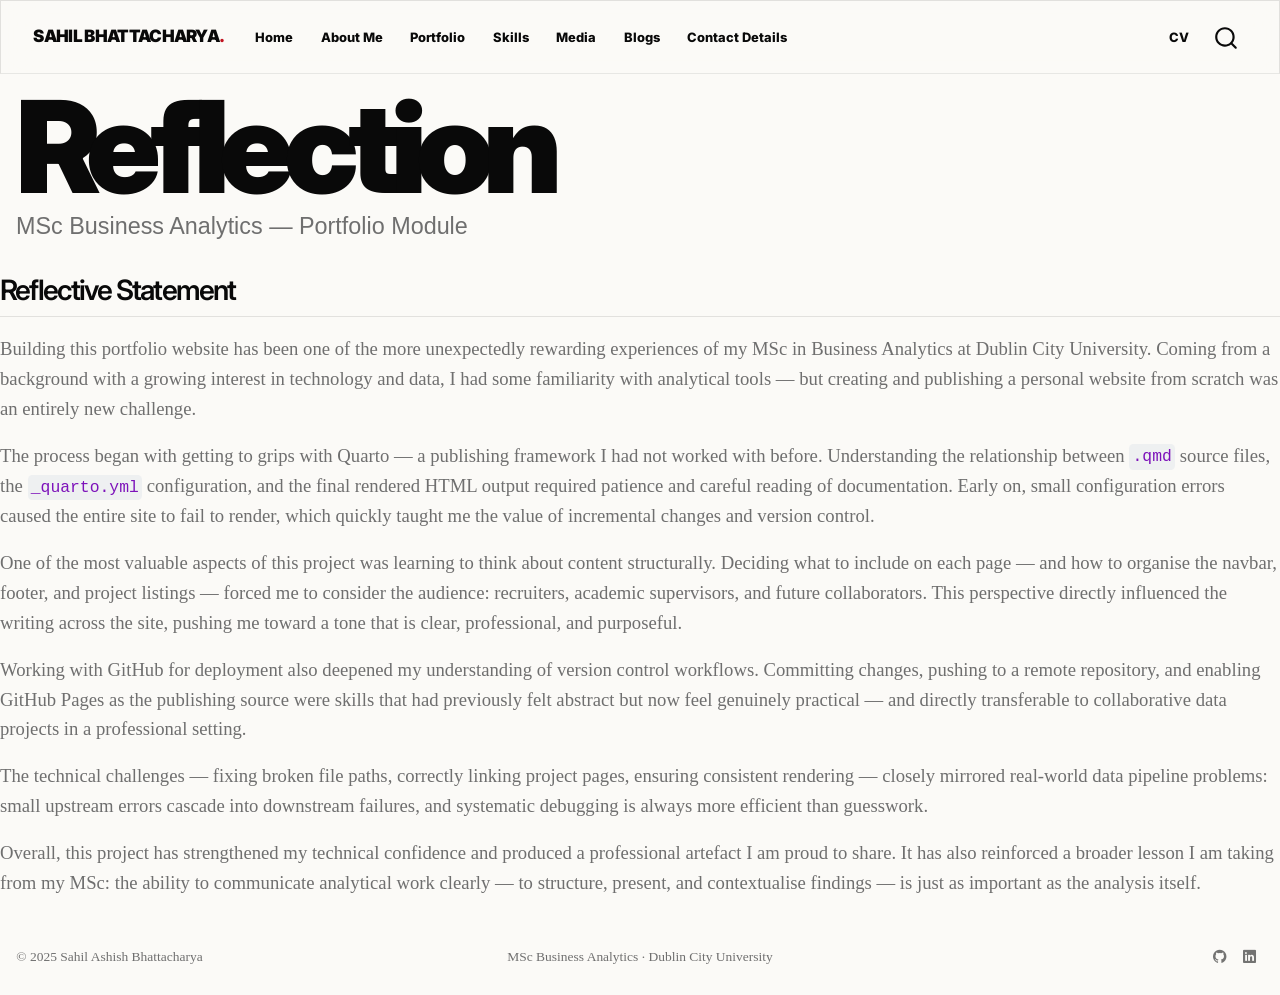
<file: docs/reflection.html>
<!DOCTYPE html>
<html xmlns="http://www.w3.org/1999/xhtml" lang="en" xml:lang="en"><head>

<meta charset="utf-8">
<meta name="generator" content="quarto-1.9.37">

<meta name="viewport" content="width=device-width, initial-scale=1.0, user-scalable=yes">


<title>Reflection – Sahil Bhattacharya</title>
<style>
/* Default styles provided by pandoc.
** See https://pandoc.org/MANUAL.html#variables-for-html for config info.
*/
code{white-space: pre-wrap;}
span.smallcaps{font-variant: small-caps;}
div.columns{display: flex; gap: min(4vw, 1.5em);}
div.column{flex: auto; overflow-x: auto;}
div.hanging-indent{margin-left: 1.5em; text-indent: -1.5em;}
ul.task-list{list-style: none;}
ul.task-list li input[type="checkbox"] {
  width: 0.8em;
  margin: 0 0.8em 0.2em -1em; /* quarto-specific, see https://github.com/quarto-dev/quarto-cli/issues/4556 */ 
  vertical-align: middle;
}
</style>


<script src="site_libs/quarto-nav/quarto-nav.js"></script>
<script src="site_libs/quarto-nav/headroom.min.js"></script>
<script src="site_libs/clipboard/clipboard.min.js"></script>
<script src="site_libs/quarto-search/autocomplete.umd.js"></script>
<script src="site_libs/quarto-search/fuse.min.js"></script>
<script src="site_libs/quarto-search/quarto-search.js"></script>
<meta name="quarto:offset" content="./">
<link href="./images/favicon.png" rel="icon" type="image/png">
<script src="site_libs/quarto-html/quarto.js" type="module"></script>
<script src="site_libs/quarto-html/tabsets/tabsets.js" type="module"></script>
<script src="site_libs/quarto-html/popper.min.js"></script>
<script src="site_libs/quarto-html/tippy.umd.min.js"></script>
<script src="site_libs/quarto-html/anchor.min.js"></script>
<link href="site_libs/quarto-html/tippy.css" rel="stylesheet">
<link href="site_libs/quarto-html/quarto-syntax-highlighting-7f8f88aac4f3542376d5c11b86a4c14d.css" rel="stylesheet" id="quarto-text-highlighting-styles">
<script src="site_libs/bootstrap/bootstrap.min.js"></script>
<link href="site_libs/bootstrap/bootstrap-icons.css" rel="stylesheet">
<link href="site_libs/bootstrap/bootstrap-86e68e77c43fd9ad2433cb8c37001006.min.css" rel="stylesheet" append-hash="true" id="quarto-bootstrap" data-mode="light">
<script id="quarto-search-options" type="application/json">{
  "location": "navbar",
  "copy-button": false,
  "collapse-after": 3,
  "panel-placement": "end",
  "type": "overlay",
  "limit": 50,
  "keyboard-shortcut": [
    "f",
    "/",
    "s"
  ],
  "show-item-context": false,
  "language": {
    "search-no-results-text": "No results",
    "search-matching-documents-text": "matching documents",
    "search-copy-link-title": "Copy link to search",
    "search-hide-matches-text": "Hide additional matches",
    "search-more-match-text": "more match in this document",
    "search-more-matches-text": "more matches in this document",
    "search-clear-button-title": "Clear",
    "search-text-placeholder": "",
    "search-detached-cancel-button-title": "Cancel",
    "search-submit-button-title": "Submit",
    "search-label": "Search"
  }
}</script>


</head>

<body class="nav-fixed fullcontent quarto-light">

<div id="quarto-search-results"></div>
  <header id="quarto-header" class="headroom fixed-top">
    <nav class="navbar navbar-expand-lg " data-bs-theme="dark">
      <div class="navbar-container container-fluid">
      <div class="navbar-brand-container mx-auto">
    <a class="navbar-brand" href="./index.html">
    <span class="navbar-title">Sahil Bhattacharya</span>
    </a>
  </div>
            <div id="quarto-search" class="" title="Search"></div>
          <button class="navbar-toggler" type="button" data-bs-toggle="collapse" data-bs-target="#navbarCollapse" aria-controls="navbarCollapse" role="menu" aria-expanded="false" aria-label="Toggle navigation" onclick="if (window.quartoToggleHeadroom) { window.quartoToggleHeadroom(); }">
  <span class="navbar-toggler-icon"></span>
</button>
          <div class="collapse navbar-collapse" id="navbarCollapse">
            <ul class="navbar-nav navbar-nav-scroll me-auto">
  <li class="nav-item">
    <a class="nav-link" href="./index.html"> 
<span class="menu-text">Home</span></a>
  </li>  
  <li class="nav-item">
    <a class="nav-link" href="./about.html"> 
<span class="menu-text">About Me</span></a>
  </li>  
  <li class="nav-item">
    <a class="nav-link" href="./projects/index.html"> 
<span class="menu-text">Portfolio</span></a>
  </li>  
  <li class="nav-item">
    <a class="nav-link" href="./skills.html"> 
<span class="menu-text">Skills</span></a>
  </li>  
  <li class="nav-item">
    <a class="nav-link" href="./media.html"> 
<span class="menu-text">Media</span></a>
  </li>  
  <li class="nav-item">
    <a class="nav-link" href="./blogs.html"> 
<span class="menu-text">Blogs</span></a>
  </li>  
  <li class="nav-item">
    <a class="nav-link" href="./contact.html"> 
<span class="menu-text">Contact Details</span></a>
  </li>  
</ul>
            <ul class="navbar-nav navbar-nav-scroll ms-auto">
  <li class="nav-item">
    <a class="nav-link" href="./cv/sahil-bhattacharya-cv.pdf" target="_blank"> 
<span class="menu-text">CV</span></a>
  </li>  
</ul>
          </div> <!-- /navcollapse -->
            <div class="quarto-navbar-tools">
</div>
      </div> <!-- /container-fluid -->
    </nav>
</header>
<!-- content -->
<div id="quarto-content" class="quarto-container page-columns page-rows-contents page-layout-article page-navbar">
<!-- sidebar -->
<!-- margin-sidebar -->
    
<!-- main -->
<main class="content" id="quarto-document-content">

<header id="title-block-header" class="quarto-title-block default">
<div class="quarto-title">
<h1 class="title">Reflection</h1>
<p class="subtitle lead">MSc Business Analytics — Portfolio Module</p>
</div>



<div class="quarto-title-meta">

    
  
    
  </div>
  


</header>


<section id="reflective-statement" class="level2">
<h2 class="anchored" data-anchor-id="reflective-statement">Reflective Statement</h2>
<p>Building this portfolio website has been one of the more unexpectedly rewarding experiences of my MSc in Business Analytics at Dublin City University. Coming from a background with a growing interest in technology and data, I had some familiarity with analytical tools — but creating and publishing a personal website from scratch was an entirely new challenge.</p>
<p>The process began with getting to grips with Quarto — a publishing framework I had not worked with before. Understanding the relationship between <code>.qmd</code> source files, the <code>_quarto.yml</code> configuration, and the final rendered HTML output required patience and careful reading of documentation. Early on, small configuration errors caused the entire site to fail to render, which quickly taught me the value of incremental changes and version control.</p>
<p>One of the most valuable aspects of this project was learning to think about content structurally. Deciding what to include on each page — and how to organise the navbar, footer, and project listings — forced me to consider the audience: recruiters, academic supervisors, and future collaborators. This perspective directly influenced the writing across the site, pushing me toward a tone that is clear, professional, and purposeful.</p>
<p>Working with GitHub for deployment also deepened my understanding of version control workflows. Committing changes, pushing to a remote repository, and enabling GitHub Pages as the publishing source were skills that had previously felt abstract but now feel genuinely practical — and directly transferable to collaborative data projects in a professional setting.</p>
<p>The technical challenges — fixing broken file paths, correctly linking project pages, ensuring consistent rendering — closely mirrored real-world data pipeline problems: small upstream errors cascade into downstream failures, and systematic debugging is always more efficient than guesswork.</p>
<p>Overall, this project has strengthened my technical confidence and produced a professional artefact I am proud to share. It has also reinforced a broader lesson I am taking from my MSc: the ability to communicate analytical work clearly — to structure, present, and contextualise findings — is just as important as the analysis itself.</p>


</section>

</main> <!-- /main -->
<script>
document.addEventListener("DOMContentLoaded", () => {
  const prefersReducedMotion = window.matchMedia("(prefers-reduced-motion: reduce)").matches;
  const navbar = document.querySelector(".navbar");
  const revealItems = Array.from(document.querySelectorAll(".sv-reveal, .terminal-reveal, .reveal-block, .module-card, .record-card, .work-entry, .blog-card, .skill-card, .media-card, .detail-item"));

  document.body.classList.add("portfolio-loaded");

  const updateNavbar = () => {
    if (!navbar) return;
    navbar.classList.toggle("navbar-scrolled", window.scrollY > 18);
  };

  updateNavbar();
  window.addEventListener("scroll", updateNavbar, { passive: true });

  if (prefersReducedMotion || !("IntersectionObserver" in window)) {
    revealItems.forEach((item) => item.classList.add("reveal-ready"));
  } else {
    revealItems.forEach((item, index) => {
      item.style.transitionDelay = `${Math.min(index % 5, 4) * 55}ms`;
    });

    const observer = new IntersectionObserver((entries) => {
      entries.forEach((entry) => {
        if (!entry.isIntersecting) return;
        entry.target.classList.add("reveal-ready");
        observer.unobserve(entry.target);
      });
    }, {
      threshold: 0.14,
      rootMargin: "0px 0px -8% 0px"
    });

    revealItems.forEach((item) => observer.observe(item));
  }

  document.querySelectorAll('a[href^="#"]').forEach((link) => {
    link.addEventListener("click", (event) => {
      const target = document.querySelector(link.getAttribute("href"));
      if (!target) return;
      event.preventDefault();
      target.scrollIntoView({ behavior: prefersReducedMotion ? "auto" : "smooth", block: "start" });
    });
  });
});
</script>
<script id="quarto-html-after-body" type="application/javascript">
  window.document.addEventListener("DOMContentLoaded", function (event) {
    const icon = "";
    const anchorJS = new window.AnchorJS();
    anchorJS.options = {
      placement: 'right',
      icon: icon
    };
    anchorJS.add('.anchored');
    const isCodeAnnotation = (el) => {
      for (const clz of el.classList) {
        if (clz.startsWith('code-annotation-')) {                     
          return true;
        }
      }
      return false;
    }
    const onCopySuccess = function(e) {
      // button target
      const button = e.trigger;
      // don't keep focus
      button.blur();
      // flash "checked"
      button.classList.add('code-copy-button-checked');
      var currentTitle = button.getAttribute("title");
      button.setAttribute("title", "Copied!");
      let tooltip;
      if (window.bootstrap) {
        button.setAttribute("data-bs-toggle", "tooltip");
        button.setAttribute("data-bs-placement", "left");
        button.setAttribute("data-bs-title", "Copied!");
        tooltip = new bootstrap.Tooltip(button, 
          { trigger: "manual", 
            customClass: "code-copy-button-tooltip",
            offset: [0, -8]});
        tooltip.show();    
      }
      setTimeout(function() {
        if (tooltip) {
          tooltip.hide();
          button.removeAttribute("data-bs-title");
          button.removeAttribute("data-bs-toggle");
          button.removeAttribute("data-bs-placement");
        }
        button.setAttribute("title", currentTitle);
        button.classList.remove('code-copy-button-checked');
      }, 1000);
      // clear code selection
      e.clearSelection();
    }
    const getTextToCopy = function(trigger) {
      const outerScaffold = trigger.parentElement.cloneNode(true);
      const codeEl = outerScaffold.querySelector('code');
      for (const childEl of codeEl.children) {
        if (isCodeAnnotation(childEl)) {
          childEl.remove();
        }
      }
      return codeEl.innerText;
    }
    const clipboard = new window.ClipboardJS('.code-copy-button:not([data-in-quarto-modal])', {
      text: getTextToCopy
    });
    clipboard.on('success', onCopySuccess);
    if (window.document.getElementById('quarto-embedded-source-code-modal')) {
      const clipboardModal = new window.ClipboardJS('.code-copy-button[data-in-quarto-modal]', {
        text: getTextToCopy,
        container: window.document.getElementById('quarto-embedded-source-code-modal')
      });
      clipboardModal.on('success', onCopySuccess);
    }
      var localhostRegex = new RegExp(/^(?:http|https):\/\/localhost\:?[0-9]*\//);
      var mailtoRegex = new RegExp(/^mailto:/);
        var filterRegex = new RegExp('/' + window.location.host + '/');
      var isInternal = (href) => {
          return filterRegex.test(href) || localhostRegex.test(href) || mailtoRegex.test(href);
      }
      // Inspect non-navigation links and adorn them if external
     var links = window.document.querySelectorAll('a[href]:not(.nav-link):not(.navbar-brand):not(.toc-action):not(.sidebar-link):not(.sidebar-item-toggle):not(.pagination-link):not(.no-external):not([aria-hidden]):not(.dropdown-item):not(.quarto-navigation-tool):not(.about-link)');
      for (var i=0; i<links.length; i++) {
        const link = links[i];
        if (!isInternal(link.href)) {
          // undo the damage that might have been done by quarto-nav.js in the case of
          // links that we want to consider external
          if (link.dataset.originalHref !== undefined) {
            link.href = link.dataset.originalHref;
          }
        }
      }
    function tippyHover(el, contentFn, onTriggerFn, onUntriggerFn) {
      const config = {
        allowHTML: true,
        maxWidth: 500,
        delay: 100,
        arrow: false,
        appendTo: function(el) {
            return el.parentElement;
        },
        interactive: true,
        interactiveBorder: 10,
        theme: 'quarto',
        placement: 'bottom-start',
      };
      if (contentFn) {
        config.content = contentFn;
      }
      if (onTriggerFn) {
        config.onTrigger = onTriggerFn;
      }
      if (onUntriggerFn) {
        config.onUntrigger = onUntriggerFn;
      }
      window.tippy(el, config); 
    }
    const noterefs = window.document.querySelectorAll('a[role="doc-noteref"]');
    for (var i=0; i<noterefs.length; i++) {
      const ref = noterefs[i];
      tippyHover(ref, function() {
        // use id or data attribute instead here
        let href = ref.getAttribute('data-footnote-href') || ref.getAttribute('href');
        try { href = new URL(href).hash; } catch {}
        const id = href.replace(/^#\/?/, "");
        const note = window.document.getElementById(id);
        if (note) {
          return note.innerHTML;
        } else {
          return "";
        }
      });
    }
    const xrefs = window.document.querySelectorAll('a.quarto-xref');
    const processXRef = (id, note) => {
      // Strip column container classes
      const stripColumnClz = (el) => {
        el.classList.remove("page-full", "page-columns");
        if (el.children) {
          for (const child of el.children) {
            stripColumnClz(child);
          }
        }
      }
      stripColumnClz(note)
      if (id === null || id.startsWith('sec-')) {
        // Special case sections, only their first couple elements
        const container = document.createElement("div");
        if (note.children && note.children.length > 2) {
          container.appendChild(note.children[0].cloneNode(true));
          for (let i = 1; i < note.children.length; i++) {
            const child = note.children[i];
            if (child.tagName === "P" && child.innerText === "") {
              continue;
            } else {
              container.appendChild(child.cloneNode(true));
              break;
            }
          }
          if (window.Quarto?.typesetMath) {
            window.Quarto.typesetMath(container);
          }
          return container.innerHTML
        } else {
          if (window.Quarto?.typesetMath) {
            window.Quarto.typesetMath(note);
          }
          return note.innerHTML;
        }
      } else {
        // Remove any anchor links if they are present
        const anchorLink = note.querySelector('a.anchorjs-link');
        if (anchorLink) {
          anchorLink.remove();
        }
        if (window.Quarto?.typesetMath) {
          window.Quarto.typesetMath(note);
        }
        if (note.classList.contains("callout")) {
          return note.outerHTML;
        } else {
          return note.innerHTML;
        }
      }
    }
    for (var i=0; i<xrefs.length; i++) {
      const xref = xrefs[i];
      tippyHover(xref, undefined, function(instance) {
        instance.disable();
        let url = xref.getAttribute('href');
        let hash = undefined; 
        if (url.startsWith('#')) {
          hash = url;
        } else {
          try { hash = new URL(url).hash; } catch {}
        }
        if (hash) {
          const id = hash.replace(/^#\/?/, "");
          const note = window.document.getElementById(id);
          if (note !== null) {
            try {
              const html = processXRef(id, note.cloneNode(true));
              instance.setContent(html);
            } finally {
              instance.enable();
              instance.show();
            }
          } else {
            // See if we can fetch this
            fetch(url.split('#')[0])
            .then(res => res.text())
            .then(html => {
              const parser = new DOMParser();
              const htmlDoc = parser.parseFromString(html, "text/html");
              const note = htmlDoc.getElementById(id);
              if (note !== null) {
                const html = processXRef(id, note);
                instance.setContent(html);
              } 
            }).finally(() => {
              instance.enable();
              instance.show();
            });
          }
        } else {
          // See if we can fetch a full url (with no hash to target)
          // This is a special case and we should probably do some content thinning / targeting
          fetch(url)
          .then(res => res.text())
          .then(html => {
            const parser = new DOMParser();
            const htmlDoc = parser.parseFromString(html, "text/html");
            const note = htmlDoc.querySelector('main.content');
            if (note !== null) {
              // This should only happen for chapter cross references
              // (since there is no id in the URL)
              // remove the first header
              if (note.children.length > 0 && note.children[0].tagName === "HEADER") {
                note.children[0].remove();
              }
              const html = processXRef(null, note);
              instance.setContent(html);
            } 
          }).finally(() => {
            instance.enable();
            instance.show();
          });
        }
      }, function(instance) {
      });
    }
        let selectedAnnoteEl;
        const selectorForAnnotation = ( cell, annotation) => {
          let cellAttr = 'data-code-cell="' + cell + '"';
          let lineAttr = 'data-code-annotation="' +  annotation + '"';
          const selector = 'span[' + cellAttr + '][' + lineAttr + ']';
          return selector;
        }
        const selectCodeLines = (annoteEl) => {
          const doc = window.document;
          const targetCell = annoteEl.getAttribute("data-target-cell");
          const targetAnnotation = annoteEl.getAttribute("data-target-annotation");
          const annoteSpan = window.document.querySelector(selectorForAnnotation(targetCell, targetAnnotation));
          const lines = annoteSpan.getAttribute("data-code-lines").split(",");
          const lineIds = lines.map((line) => {
            return targetCell + "-" + line;
          })
          let top = null;
          let height = null;
          let parent = null;
          if (lineIds.length > 0) {
              //compute the position of the single el (top and bottom and make a div)
              const el = window.document.getElementById(lineIds[0]);
              top = el.offsetTop;
              height = el.offsetHeight;
              parent = el.parentElement.parentElement;
            if (lineIds.length > 1) {
              const lastEl = window.document.getElementById(lineIds[lineIds.length - 1]);
              const bottom = lastEl.offsetTop + lastEl.offsetHeight;
              height = bottom - top;
            }
            if (top !== null && height !== null && parent !== null) {
              // cook up a div (if necessary) and position it 
              let div = window.document.getElementById("code-annotation-line-highlight");
              if (div === null) {
                div = window.document.createElement("div");
                div.setAttribute("id", "code-annotation-line-highlight");
                div.style.position = 'absolute';
                parent.appendChild(div);
              }
              div.style.top = top - 2 + "px";
              div.style.height = height + 4 + "px";
              div.style.left = 0;
              let gutterDiv = window.document.getElementById("code-annotation-line-highlight-gutter");
              if (gutterDiv === null) {
                gutterDiv = window.document.createElement("div");
                gutterDiv.setAttribute("id", "code-annotation-line-highlight-gutter");
                gutterDiv.style.position = 'absolute';
                const codeCell = window.document.getElementById(targetCell);
                const gutter = codeCell.querySelector('.code-annotation-gutter');
                gutter.appendChild(gutterDiv);
              }
              gutterDiv.style.top = top - 2 + "px";
              gutterDiv.style.height = height + 4 + "px";
            }
            selectedAnnoteEl = annoteEl;
          }
        };
        const unselectCodeLines = () => {
          const elementsIds = ["code-annotation-line-highlight", "code-annotation-line-highlight-gutter"];
          elementsIds.forEach((elId) => {
            const div = window.document.getElementById(elId);
            if (div) {
              div.remove();
            }
          });
          selectedAnnoteEl = undefined;
        };
          // Handle positioning of the toggle
      window.addEventListener(
        "resize",
        throttle(() => {
          elRect = undefined;
          if (selectedAnnoteEl) {
            selectCodeLines(selectedAnnoteEl);
          }
        }, 10)
      );
      function throttle(fn, ms) {
      let throttle = false;
      let timer;
        return (...args) => {
          if(!throttle) { // first call gets through
              fn.apply(this, args);
              throttle = true;
          } else { // all the others get throttled
              if(timer) clearTimeout(timer); // cancel #2
              timer = setTimeout(() => {
                fn.apply(this, args);
                timer = throttle = false;
              }, ms);
          }
        };
      }
        // Attach click handler to the DT
        const annoteDls = window.document.querySelectorAll('dt[data-target-cell]');
        for (const annoteDlNode of annoteDls) {
          annoteDlNode.addEventListener('click', (event) => {
            const clickedEl = event.target;
            if (clickedEl !== selectedAnnoteEl) {
              unselectCodeLines();
              const activeEl = window.document.querySelector('dt[data-target-cell].code-annotation-active');
              if (activeEl) {
                activeEl.classList.remove('code-annotation-active');
              }
              selectCodeLines(clickedEl);
              clickedEl.classList.add('code-annotation-active');
            } else {
              // Unselect the line
              unselectCodeLines();
              clickedEl.classList.remove('code-annotation-active');
            }
          });
        }
    const findCites = (el) => {
      const parentEl = el.parentElement;
      if (parentEl) {
        const cites = parentEl.dataset.cites;
        if (cites) {
          return {
            el,
            cites: cites.split(' ')
          };
        } else {
          return findCites(el.parentElement)
        }
      } else {
        return undefined;
      }
    };
    var bibliorefs = window.document.querySelectorAll('a[role="doc-biblioref"]');
    for (var i=0; i<bibliorefs.length; i++) {
      const ref = bibliorefs[i];
      const citeInfo = findCites(ref);
      if (citeInfo) {
        tippyHover(citeInfo.el, function() {
          var popup = window.document.createElement('div');
          citeInfo.cites.forEach(function(cite) {
            var citeDiv = window.document.createElement('div');
            citeDiv.classList.add('hanging-indent');
            citeDiv.classList.add('csl-entry');
            var biblioDiv = window.document.getElementById('ref-' + cite);
            if (biblioDiv) {
              citeDiv.innerHTML = biblioDiv.innerHTML;
            }
            popup.appendChild(citeDiv);
          });
          return popup.innerHTML;
        });
      }
    }
  });
  </script>
</div> <!-- /content -->
<footer class="footer">
  <div class="nav-footer">
    <div class="nav-footer-left">
<p>© 2025 Sahil Ashish Bhattacharya</p>
</div>   
    <div class="nav-footer-center">
<p>MSc Business Analytics · Dublin City University</p>
</div>
    <div class="nav-footer-right">
      <ul class="footer-items list-unstyled">
    <li class="nav-item compact">
    <a class="nav-link" href="https://github.com/Saahil0206" target="_blank">
      <i class="bi bi-github" role="img">
</i> 
    </a>
  </li>  
    <li class="nav-item compact">
    <a class="nav-link" href="https://www.linkedin.com/in/sahil-bhattacharya-257924228" target="_blank">
      <i class="bi bi-linkedin" role="img">
</i> 
    </a>
  </li>  
</ul>
    </div>
  </div>
</footer>




</body></html>
</file>
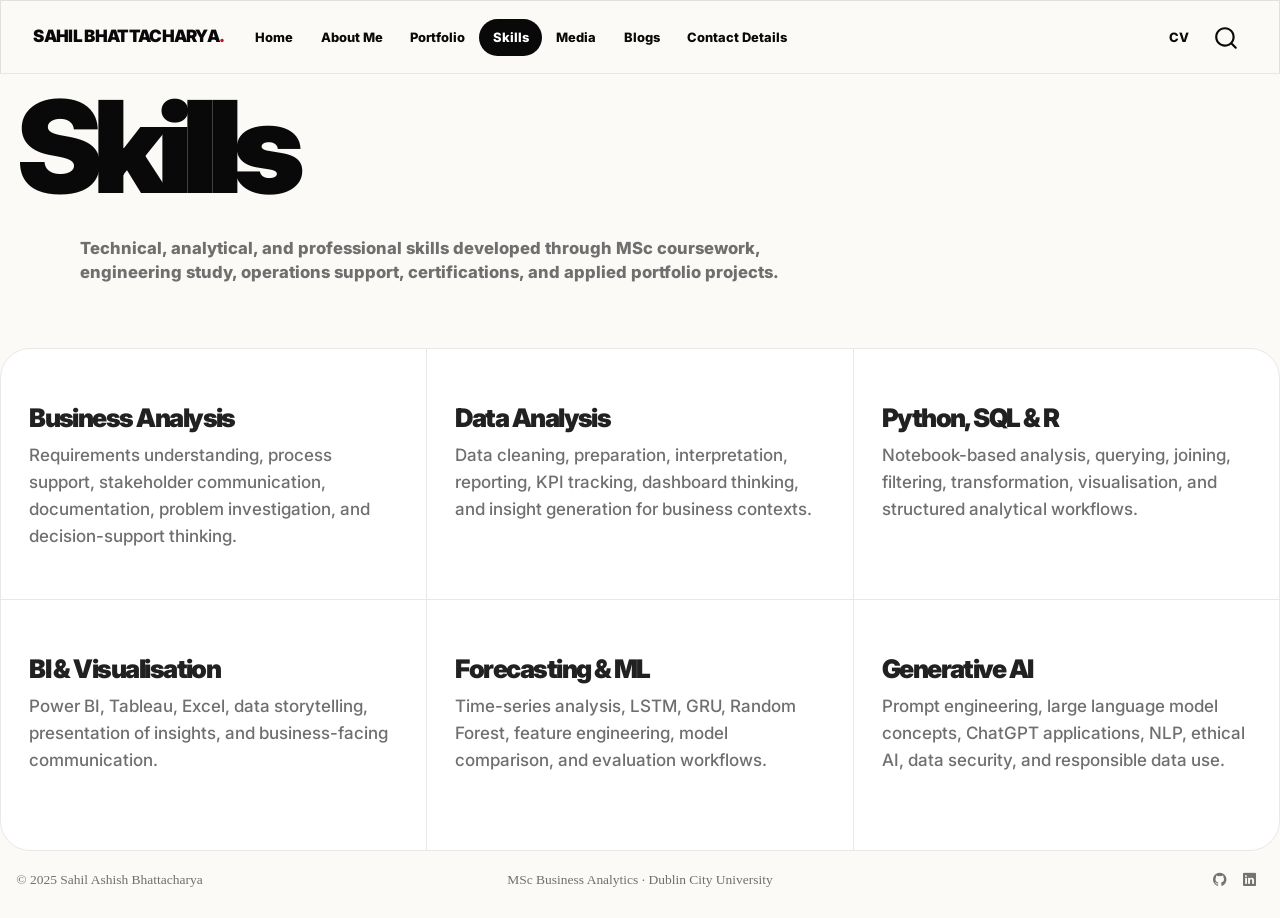
<file: docs/skills.html>
<!DOCTYPE html>
<html xmlns="http://www.w3.org/1999/xhtml" lang="en" xml:lang="en"><head>

<meta charset="utf-8">
<meta name="generator" content="quarto-1.9.37">

<meta name="viewport" content="width=device-width, initial-scale=1.0, user-scalable=yes">


<title>Skills – Sahil Bhattacharya</title>
<style>
/* Default styles provided by pandoc.
** See https://pandoc.org/MANUAL.html#variables-for-html for config info.
*/
code{white-space: pre-wrap;}
span.smallcaps{font-variant: small-caps;}
div.columns{display: flex; gap: min(4vw, 1.5em);}
div.column{flex: auto; overflow-x: auto;}
div.hanging-indent{margin-left: 1.5em; text-indent: -1.5em;}
ul.task-list{list-style: none;}
ul.task-list li input[type="checkbox"] {
  width: 0.8em;
  margin: 0 0.8em 0.2em -1em; /* quarto-specific, see https://github.com/quarto-dev/quarto-cli/issues/4556 */ 
  vertical-align: middle;
}
</style>


<script src="site_libs/quarto-nav/quarto-nav.js"></script>
<script src="site_libs/quarto-nav/headroom.min.js"></script>
<script src="site_libs/clipboard/clipboard.min.js"></script>
<script src="site_libs/quarto-search/autocomplete.umd.js"></script>
<script src="site_libs/quarto-search/fuse.min.js"></script>
<script src="site_libs/quarto-search/quarto-search.js"></script>
<meta name="quarto:offset" content="./">
<link href="./images/favicon.png" rel="icon" type="image/png">
<script src="site_libs/quarto-html/quarto.js" type="module"></script>
<script src="site_libs/quarto-html/tabsets/tabsets.js" type="module"></script>
<script src="site_libs/quarto-html/popper.min.js"></script>
<script src="site_libs/quarto-html/tippy.umd.min.js"></script>
<script src="site_libs/quarto-html/anchor.min.js"></script>
<link href="site_libs/quarto-html/tippy.css" rel="stylesheet">
<link href="site_libs/quarto-html/quarto-syntax-highlighting-7f8f88aac4f3542376d5c11b86a4c14d.css" rel="stylesheet" id="quarto-text-highlighting-styles">
<script src="site_libs/bootstrap/bootstrap.min.js"></script>
<link href="site_libs/bootstrap/bootstrap-icons.css" rel="stylesheet">
<link href="site_libs/bootstrap/bootstrap-86e68e77c43fd9ad2433cb8c37001006.min.css" rel="stylesheet" append-hash="true" id="quarto-bootstrap" data-mode="light">
<script id="quarto-search-options" type="application/json">{
  "location": "navbar",
  "copy-button": false,
  "collapse-after": 3,
  "panel-placement": "end",
  "type": "overlay",
  "limit": 50,
  "keyboard-shortcut": [
    "f",
    "/",
    "s"
  ],
  "show-item-context": false,
  "language": {
    "search-no-results-text": "No results",
    "search-matching-documents-text": "matching documents",
    "search-copy-link-title": "Copy link to search",
    "search-hide-matches-text": "Hide additional matches",
    "search-more-match-text": "more match in this document",
    "search-more-matches-text": "more matches in this document",
    "search-clear-button-title": "Clear",
    "search-text-placeholder": "",
    "search-detached-cancel-button-title": "Cancel",
    "search-submit-button-title": "Submit",
    "search-label": "Search"
  }
}</script>


</head>

<body class="nav-fixed quarto-light">

<div id="quarto-search-results"></div>
  <header id="quarto-header" class="headroom fixed-top">
    <nav class="navbar navbar-expand-lg " data-bs-theme="dark">
      <div class="navbar-container container-fluid">
      <div class="navbar-brand-container mx-auto">
    <a class="navbar-brand" href="./index.html">
    <span class="navbar-title">Sahil Bhattacharya</span>
    </a>
  </div>
            <div id="quarto-search" class="" title="Search"></div>
          <button class="navbar-toggler" type="button" data-bs-toggle="collapse" data-bs-target="#navbarCollapse" aria-controls="navbarCollapse" role="menu" aria-expanded="false" aria-label="Toggle navigation" onclick="if (window.quartoToggleHeadroom) { window.quartoToggleHeadroom(); }">
  <span class="navbar-toggler-icon"></span>
</button>
          <div class="collapse navbar-collapse" id="navbarCollapse">
            <ul class="navbar-nav navbar-nav-scroll me-auto">
  <li class="nav-item">
    <a class="nav-link" href="./index.html"> 
<span class="menu-text">Home</span></a>
  </li>  
  <li class="nav-item">
    <a class="nav-link" href="./about.html"> 
<span class="menu-text">About Me</span></a>
  </li>  
  <li class="nav-item">
    <a class="nav-link" href="./projects/index.html"> 
<span class="menu-text">Portfolio</span></a>
  </li>  
  <li class="nav-item">
    <a class="nav-link active" href="./skills.html" aria-current="page"> 
<span class="menu-text">Skills</span></a>
  </li>  
  <li class="nav-item">
    <a class="nav-link" href="./media.html"> 
<span class="menu-text">Media</span></a>
  </li>  
  <li class="nav-item">
    <a class="nav-link" href="./blogs.html"> 
<span class="menu-text">Blogs</span></a>
  </li>  
  <li class="nav-item">
    <a class="nav-link" href="./contact.html"> 
<span class="menu-text">Contact Details</span></a>
  </li>  
</ul>
            <ul class="navbar-nav navbar-nav-scroll ms-auto">
  <li class="nav-item">
    <a class="nav-link" href="./cv/sahil-bhattacharya-cv.pdf" target="_blank"> 
<span class="menu-text">CV</span></a>
  </li>  
</ul>
          </div> <!-- /navcollapse -->
            <div class="quarto-navbar-tools">
</div>
      </div> <!-- /container-fluid -->
    </nav>
</header>
<!-- content -->
<div id="quarto-content" class="quarto-container page-columns page-rows-contents page-layout-full page-navbar">
<!-- sidebar -->
<!-- margin-sidebar -->
    
<!-- main -->
<main class="content column-page" id="quarto-document-content">

<header id="title-block-header" class="quarto-title-block default">
<div class="quarto-title">
<h1 class="title">Skills</h1>
</div>



<div class="quarto-title-meta column-page">

    
  
    
  </div>
  


</header>


<div class="page-title">
<p>Technical, analytical, and professional skills developed through MSc coursework, engineering study, operations support, certifications, and applied portfolio projects.</p>
</div>
<section>
<div class="skills-grid">
<section id="business-analysis" class="level3 skill-card">
<h3 class="anchored" data-anchor-id="business-analysis">Business Analysis</h3>
<p>Requirements understanding, process support, stakeholder communication, documentation, problem investigation, and decision-support thinking.</p>
</section>
<section id="data-analysis" class="level3 skill-card">
<h3 class="anchored" data-anchor-id="data-analysis">Data Analysis</h3>
<p>Data cleaning, preparation, interpretation, reporting, KPI tracking, dashboard thinking, and insight generation for business contexts.</p>
</section>
<section id="python-sql-r" class="level3 skill-card">
<h3 class="anchored" data-anchor-id="python-sql-r">Python, SQL &amp; R</h3>
<p>Notebook-based analysis, querying, joining, filtering, transformation, visualisation, and structured analytical workflows.</p>
</section>
<section id="bi-visualisation" class="level3 skill-card">
<h3 class="anchored" data-anchor-id="bi-visualisation">BI &amp; Visualisation</h3>
<p>Power BI, Tableau, Excel, data storytelling, presentation of insights, and business-facing communication.</p>
</section>
<section id="forecasting-ml" class="level3 skill-card">
<h3 class="anchored" data-anchor-id="forecasting-ml">Forecasting &amp; ML</h3>
<p>Time-series analysis, LSTM, GRU, Random Forest, feature engineering, model comparison, and evaluation workflows.</p>
</section>
<section id="generative-ai" class="level3 skill-card">
<h3 class="anchored" data-anchor-id="generative-ai">Generative AI</h3>
<p>Prompt engineering, large language model concepts, ChatGPT applications, NLP, ethical AI, data security, and responsible data use.</p>
</section>
</div>
</section>



</main> <!-- /main -->
<script>
document.addEventListener("DOMContentLoaded", () => {
  const prefersReducedMotion = window.matchMedia("(prefers-reduced-motion: reduce)").matches;
  const navbar = document.querySelector(".navbar");
  const revealItems = Array.from(document.querySelectorAll(".sv-reveal, .terminal-reveal, .reveal-block, .module-card, .record-card, .work-entry, .blog-card, .skill-card, .media-card, .detail-item"));

  document.body.classList.add("portfolio-loaded");

  const updateNavbar = () => {
    if (!navbar) return;
    navbar.classList.toggle("navbar-scrolled", window.scrollY > 18);
  };

  updateNavbar();
  window.addEventListener("scroll", updateNavbar, { passive: true });

  if (prefersReducedMotion || !("IntersectionObserver" in window)) {
    revealItems.forEach((item) => item.classList.add("reveal-ready"));
  } else {
    revealItems.forEach((item, index) => {
      item.style.transitionDelay = `${Math.min(index % 5, 4) * 55}ms`;
    });

    const observer = new IntersectionObserver((entries) => {
      entries.forEach((entry) => {
        if (!entry.isIntersecting) return;
        entry.target.classList.add("reveal-ready");
        observer.unobserve(entry.target);
      });
    }, {
      threshold: 0.14,
      rootMargin: "0px 0px -8% 0px"
    });

    revealItems.forEach((item) => observer.observe(item));
  }

  document.querySelectorAll('a[href^="#"]').forEach((link) => {
    link.addEventListener("click", (event) => {
      const target = document.querySelector(link.getAttribute("href"));
      if (!target) return;
      event.preventDefault();
      target.scrollIntoView({ behavior: prefersReducedMotion ? "auto" : "smooth", block: "start" });
    });
  });
});
</script>
<script id="quarto-html-after-body" type="application/javascript">
  window.document.addEventListener("DOMContentLoaded", function (event) {
    const icon = "";
    const anchorJS = new window.AnchorJS();
    anchorJS.options = {
      placement: 'right',
      icon: icon
    };
    anchorJS.add('.anchored');
    const isCodeAnnotation = (el) => {
      for (const clz of el.classList) {
        if (clz.startsWith('code-annotation-')) {                     
          return true;
        }
      }
      return false;
    }
    const onCopySuccess = function(e) {
      // button target
      const button = e.trigger;
      // don't keep focus
      button.blur();
      // flash "checked"
      button.classList.add('code-copy-button-checked');
      var currentTitle = button.getAttribute("title");
      button.setAttribute("title", "Copied!");
      let tooltip;
      if (window.bootstrap) {
        button.setAttribute("data-bs-toggle", "tooltip");
        button.setAttribute("data-bs-placement", "left");
        button.setAttribute("data-bs-title", "Copied!");
        tooltip = new bootstrap.Tooltip(button, 
          { trigger: "manual", 
            customClass: "code-copy-button-tooltip",
            offset: [0, -8]});
        tooltip.show();    
      }
      setTimeout(function() {
        if (tooltip) {
          tooltip.hide();
          button.removeAttribute("data-bs-title");
          button.removeAttribute("data-bs-toggle");
          button.removeAttribute("data-bs-placement");
        }
        button.setAttribute("title", currentTitle);
        button.classList.remove('code-copy-button-checked');
      }, 1000);
      // clear code selection
      e.clearSelection();
    }
    const getTextToCopy = function(trigger) {
      const outerScaffold = trigger.parentElement.cloneNode(true);
      const codeEl = outerScaffold.querySelector('code');
      for (const childEl of codeEl.children) {
        if (isCodeAnnotation(childEl)) {
          childEl.remove();
        }
      }
      return codeEl.innerText;
    }
    const clipboard = new window.ClipboardJS('.code-copy-button:not([data-in-quarto-modal])', {
      text: getTextToCopy
    });
    clipboard.on('success', onCopySuccess);
    if (window.document.getElementById('quarto-embedded-source-code-modal')) {
      const clipboardModal = new window.ClipboardJS('.code-copy-button[data-in-quarto-modal]', {
        text: getTextToCopy,
        container: window.document.getElementById('quarto-embedded-source-code-modal')
      });
      clipboardModal.on('success', onCopySuccess);
    }
      var localhostRegex = new RegExp(/^(?:http|https):\/\/localhost\:?[0-9]*\//);
      var mailtoRegex = new RegExp(/^mailto:/);
        var filterRegex = new RegExp('/' + window.location.host + '/');
      var isInternal = (href) => {
          return filterRegex.test(href) || localhostRegex.test(href) || mailtoRegex.test(href);
      }
      // Inspect non-navigation links and adorn them if external
     var links = window.document.querySelectorAll('a[href]:not(.nav-link):not(.navbar-brand):not(.toc-action):not(.sidebar-link):not(.sidebar-item-toggle):not(.pagination-link):not(.no-external):not([aria-hidden]):not(.dropdown-item):not(.quarto-navigation-tool):not(.about-link)');
      for (var i=0; i<links.length; i++) {
        const link = links[i];
        if (!isInternal(link.href)) {
          // undo the damage that might have been done by quarto-nav.js in the case of
          // links that we want to consider external
          if (link.dataset.originalHref !== undefined) {
            link.href = link.dataset.originalHref;
          }
        }
      }
    function tippyHover(el, contentFn, onTriggerFn, onUntriggerFn) {
      const config = {
        allowHTML: true,
        maxWidth: 500,
        delay: 100,
        arrow: false,
        appendTo: function(el) {
            return el.parentElement;
        },
        interactive: true,
        interactiveBorder: 10,
        theme: 'quarto',
        placement: 'bottom-start',
      };
      if (contentFn) {
        config.content = contentFn;
      }
      if (onTriggerFn) {
        config.onTrigger = onTriggerFn;
      }
      if (onUntriggerFn) {
        config.onUntrigger = onUntriggerFn;
      }
      window.tippy(el, config); 
    }
    const noterefs = window.document.querySelectorAll('a[role="doc-noteref"]');
    for (var i=0; i<noterefs.length; i++) {
      const ref = noterefs[i];
      tippyHover(ref, function() {
        // use id or data attribute instead here
        let href = ref.getAttribute('data-footnote-href') || ref.getAttribute('href');
        try { href = new URL(href).hash; } catch {}
        const id = href.replace(/^#\/?/, "");
        const note = window.document.getElementById(id);
        if (note) {
          return note.innerHTML;
        } else {
          return "";
        }
      });
    }
    const xrefs = window.document.querySelectorAll('a.quarto-xref');
    const processXRef = (id, note) => {
      // Strip column container classes
      const stripColumnClz = (el) => {
        el.classList.remove("page-full", "page-columns");
        if (el.children) {
          for (const child of el.children) {
            stripColumnClz(child);
          }
        }
      }
      stripColumnClz(note)
      if (id === null || id.startsWith('sec-')) {
        // Special case sections, only their first couple elements
        const container = document.createElement("div");
        if (note.children && note.children.length > 2) {
          container.appendChild(note.children[0].cloneNode(true));
          for (let i = 1; i < note.children.length; i++) {
            const child = note.children[i];
            if (child.tagName === "P" && child.innerText === "") {
              continue;
            } else {
              container.appendChild(child.cloneNode(true));
              break;
            }
          }
          if (window.Quarto?.typesetMath) {
            window.Quarto.typesetMath(container);
          }
          return container.innerHTML
        } else {
          if (window.Quarto?.typesetMath) {
            window.Quarto.typesetMath(note);
          }
          return note.innerHTML;
        }
      } else {
        // Remove any anchor links if they are present
        const anchorLink = note.querySelector('a.anchorjs-link');
        if (anchorLink) {
          anchorLink.remove();
        }
        if (window.Quarto?.typesetMath) {
          window.Quarto.typesetMath(note);
        }
        if (note.classList.contains("callout")) {
          return note.outerHTML;
        } else {
          return note.innerHTML;
        }
      }
    }
    for (var i=0; i<xrefs.length; i++) {
      const xref = xrefs[i];
      tippyHover(xref, undefined, function(instance) {
        instance.disable();
        let url = xref.getAttribute('href');
        let hash = undefined; 
        if (url.startsWith('#')) {
          hash = url;
        } else {
          try { hash = new URL(url).hash; } catch {}
        }
        if (hash) {
          const id = hash.replace(/^#\/?/, "");
          const note = window.document.getElementById(id);
          if (note !== null) {
            try {
              const html = processXRef(id, note.cloneNode(true));
              instance.setContent(html);
            } finally {
              instance.enable();
              instance.show();
            }
          } else {
            // See if we can fetch this
            fetch(url.split('#')[0])
            .then(res => res.text())
            .then(html => {
              const parser = new DOMParser();
              const htmlDoc = parser.parseFromString(html, "text/html");
              const note = htmlDoc.getElementById(id);
              if (note !== null) {
                const html = processXRef(id, note);
                instance.setContent(html);
              } 
            }).finally(() => {
              instance.enable();
              instance.show();
            });
          }
        } else {
          // See if we can fetch a full url (with no hash to target)
          // This is a special case and we should probably do some content thinning / targeting
          fetch(url)
          .then(res => res.text())
          .then(html => {
            const parser = new DOMParser();
            const htmlDoc = parser.parseFromString(html, "text/html");
            const note = htmlDoc.querySelector('main.content');
            if (note !== null) {
              // This should only happen for chapter cross references
              // (since there is no id in the URL)
              // remove the first header
              if (note.children.length > 0 && note.children[0].tagName === "HEADER") {
                note.children[0].remove();
              }
              const html = processXRef(null, note);
              instance.setContent(html);
            } 
          }).finally(() => {
            instance.enable();
            instance.show();
          });
        }
      }, function(instance) {
      });
    }
        let selectedAnnoteEl;
        const selectorForAnnotation = ( cell, annotation) => {
          let cellAttr = 'data-code-cell="' + cell + '"';
          let lineAttr = 'data-code-annotation="' +  annotation + '"';
          const selector = 'span[' + cellAttr + '][' + lineAttr + ']';
          return selector;
        }
        const selectCodeLines = (annoteEl) => {
          const doc = window.document;
          const targetCell = annoteEl.getAttribute("data-target-cell");
          const targetAnnotation = annoteEl.getAttribute("data-target-annotation");
          const annoteSpan = window.document.querySelector(selectorForAnnotation(targetCell, targetAnnotation));
          const lines = annoteSpan.getAttribute("data-code-lines").split(",");
          const lineIds = lines.map((line) => {
            return targetCell + "-" + line;
          })
          let top = null;
          let height = null;
          let parent = null;
          if (lineIds.length > 0) {
              //compute the position of the single el (top and bottom and make a div)
              const el = window.document.getElementById(lineIds[0]);
              top = el.offsetTop;
              height = el.offsetHeight;
              parent = el.parentElement.parentElement;
            if (lineIds.length > 1) {
              const lastEl = window.document.getElementById(lineIds[lineIds.length - 1]);
              const bottom = lastEl.offsetTop + lastEl.offsetHeight;
              height = bottom - top;
            }
            if (top !== null && height !== null && parent !== null) {
              // cook up a div (if necessary) and position it 
              let div = window.document.getElementById("code-annotation-line-highlight");
              if (div === null) {
                div = window.document.createElement("div");
                div.setAttribute("id", "code-annotation-line-highlight");
                div.style.position = 'absolute';
                parent.appendChild(div);
              }
              div.style.top = top - 2 + "px";
              div.style.height = height + 4 + "px";
              div.style.left = 0;
              let gutterDiv = window.document.getElementById("code-annotation-line-highlight-gutter");
              if (gutterDiv === null) {
                gutterDiv = window.document.createElement("div");
                gutterDiv.setAttribute("id", "code-annotation-line-highlight-gutter");
                gutterDiv.style.position = 'absolute';
                const codeCell = window.document.getElementById(targetCell);
                const gutter = codeCell.querySelector('.code-annotation-gutter');
                gutter.appendChild(gutterDiv);
              }
              gutterDiv.style.top = top - 2 + "px";
              gutterDiv.style.height = height + 4 + "px";
            }
            selectedAnnoteEl = annoteEl;
          }
        };
        const unselectCodeLines = () => {
          const elementsIds = ["code-annotation-line-highlight", "code-annotation-line-highlight-gutter"];
          elementsIds.forEach((elId) => {
            const div = window.document.getElementById(elId);
            if (div) {
              div.remove();
            }
          });
          selectedAnnoteEl = undefined;
        };
          // Handle positioning of the toggle
      window.addEventListener(
        "resize",
        throttle(() => {
          elRect = undefined;
          if (selectedAnnoteEl) {
            selectCodeLines(selectedAnnoteEl);
          }
        }, 10)
      );
      function throttle(fn, ms) {
      let throttle = false;
      let timer;
        return (...args) => {
          if(!throttle) { // first call gets through
              fn.apply(this, args);
              throttle = true;
          } else { // all the others get throttled
              if(timer) clearTimeout(timer); // cancel #2
              timer = setTimeout(() => {
                fn.apply(this, args);
                timer = throttle = false;
              }, ms);
          }
        };
      }
        // Attach click handler to the DT
        const annoteDls = window.document.querySelectorAll('dt[data-target-cell]');
        for (const annoteDlNode of annoteDls) {
          annoteDlNode.addEventListener('click', (event) => {
            const clickedEl = event.target;
            if (clickedEl !== selectedAnnoteEl) {
              unselectCodeLines();
              const activeEl = window.document.querySelector('dt[data-target-cell].code-annotation-active');
              if (activeEl) {
                activeEl.classList.remove('code-annotation-active');
              }
              selectCodeLines(clickedEl);
              clickedEl.classList.add('code-annotation-active');
            } else {
              // Unselect the line
              unselectCodeLines();
              clickedEl.classList.remove('code-annotation-active');
            }
          });
        }
    const findCites = (el) => {
      const parentEl = el.parentElement;
      if (parentEl) {
        const cites = parentEl.dataset.cites;
        if (cites) {
          return {
            el,
            cites: cites.split(' ')
          };
        } else {
          return findCites(el.parentElement)
        }
      } else {
        return undefined;
      }
    };
    var bibliorefs = window.document.querySelectorAll('a[role="doc-biblioref"]');
    for (var i=0; i<bibliorefs.length; i++) {
      const ref = bibliorefs[i];
      const citeInfo = findCites(ref);
      if (citeInfo) {
        tippyHover(citeInfo.el, function() {
          var popup = window.document.createElement('div');
          citeInfo.cites.forEach(function(cite) {
            var citeDiv = window.document.createElement('div');
            citeDiv.classList.add('hanging-indent');
            citeDiv.classList.add('csl-entry');
            var biblioDiv = window.document.getElementById('ref-' + cite);
            if (biblioDiv) {
              citeDiv.innerHTML = biblioDiv.innerHTML;
            }
            popup.appendChild(citeDiv);
          });
          return popup.innerHTML;
        });
      }
    }
  });
  </script>
</div> <!-- /content -->
<footer class="footer">
  <div class="nav-footer">
    <div class="nav-footer-left">
<p>© 2025 Sahil Ashish Bhattacharya</p>
</div>   
    <div class="nav-footer-center">
<p>MSc Business Analytics · Dublin City University</p>
</div>
    <div class="nav-footer-right">
      <ul class="footer-items list-unstyled">
    <li class="nav-item compact">
    <a class="nav-link" href="https://github.com/Saahil0206" target="_blank">
      <i class="bi bi-github" role="img">
</i> 
    </a>
  </li>  
    <li class="nav-item compact">
    <a class="nav-link" href="https://www.linkedin.com/in/sahil-bhattacharya-257924228" target="_blank">
      <i class="bi bi-linkedin" role="img">
</i> 
    </a>
  </li>  
</ul>
    </div>
  </div>
</footer>




</body></html>
</file>
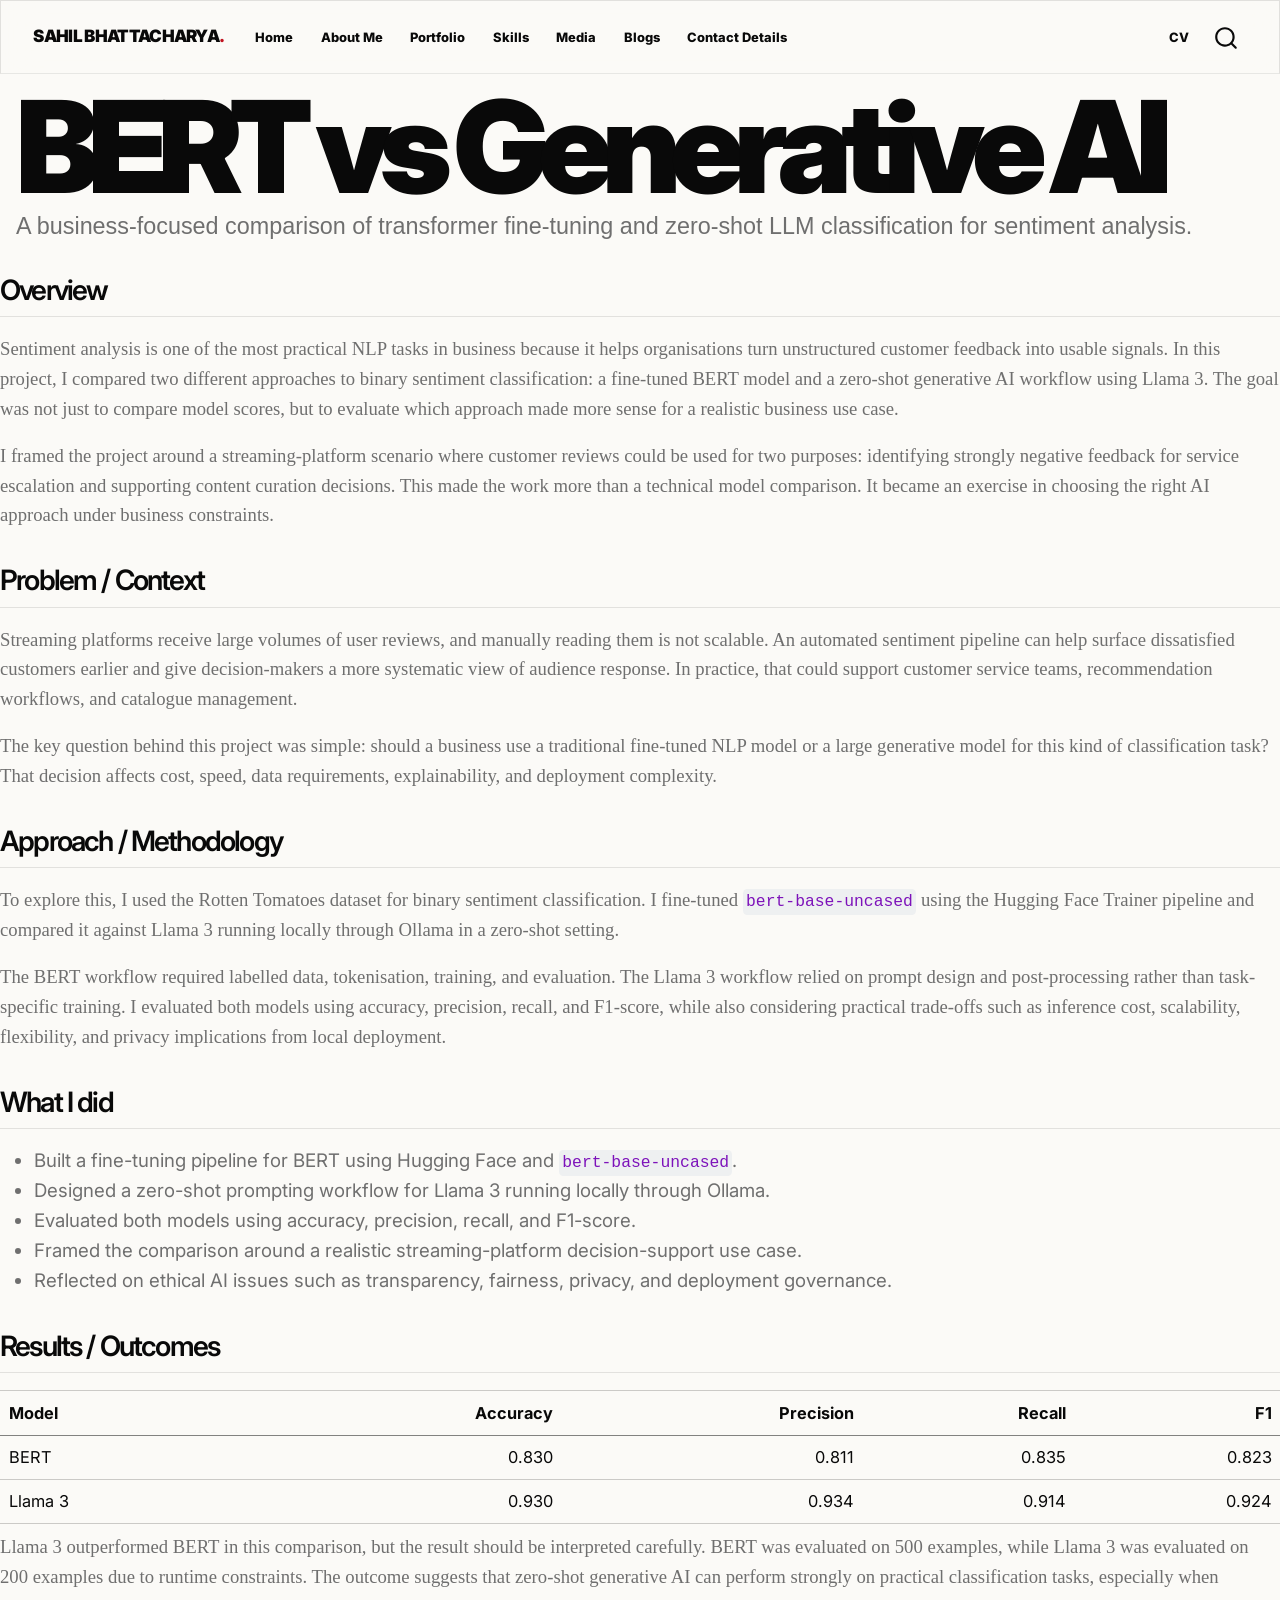
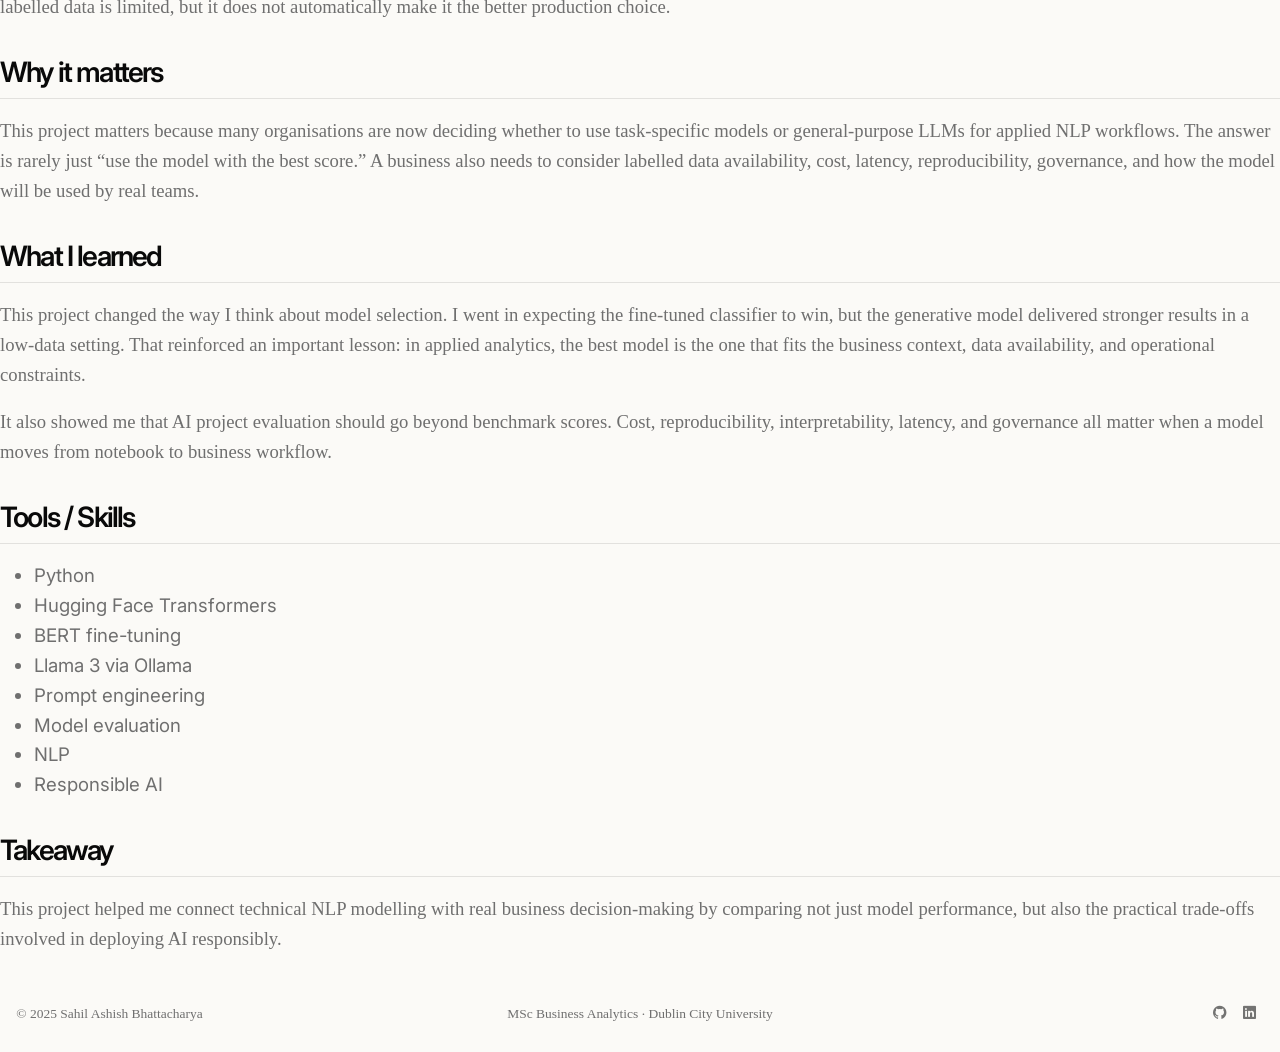
<file: docs/projects/project-bert-genai.html>
<!DOCTYPE html>
<html xmlns="http://www.w3.org/1999/xhtml" lang="en" xml:lang="en"><head>

<meta charset="utf-8">
<meta name="generator" content="quarto-1.9.37">

<meta name="viewport" content="width=device-width, initial-scale=1.0, user-scalable=yes">


<title>BERT vs Generative AI – Sahil Bhattacharya</title>
<style>
/* Default styles provided by pandoc.
** See https://pandoc.org/MANUAL.html#variables-for-html for config info.
*/
code{white-space: pre-wrap;}
span.smallcaps{font-variant: small-caps;}
div.columns{display: flex; gap: min(4vw, 1.5em);}
div.column{flex: auto; overflow-x: auto;}
div.hanging-indent{margin-left: 1.5em; text-indent: -1.5em;}
ul.task-list{list-style: none;}
ul.task-list li input[type="checkbox"] {
  width: 0.8em;
  margin: 0 0.8em 0.2em -1em; /* quarto-specific, see https://github.com/quarto-dev/quarto-cli/issues/4556 */ 
  vertical-align: middle;
}
</style>


<script src="../site_libs/quarto-nav/quarto-nav.js"></script>
<script src="../site_libs/quarto-nav/headroom.min.js"></script>
<script src="../site_libs/clipboard/clipboard.min.js"></script>
<script src="../site_libs/quarto-search/autocomplete.umd.js"></script>
<script src="../site_libs/quarto-search/fuse.min.js"></script>
<script src="../site_libs/quarto-search/quarto-search.js"></script>
<meta name="quarto:offset" content="../">
<link href="../images/favicon.png" rel="icon" type="image/png">
<script src="../site_libs/quarto-html/quarto.js" type="module"></script>
<script src="../site_libs/quarto-html/tabsets/tabsets.js" type="module"></script>
<script src="../site_libs/quarto-html/popper.min.js"></script>
<script src="../site_libs/quarto-html/tippy.umd.min.js"></script>
<script src="../site_libs/quarto-html/anchor.min.js"></script>
<link href="../site_libs/quarto-html/tippy.css" rel="stylesheet">
<link href="../site_libs/quarto-html/quarto-syntax-highlighting-7f8f88aac4f3542376d5c11b86a4c14d.css" rel="stylesheet" id="quarto-text-highlighting-styles">
<script src="../site_libs/bootstrap/bootstrap.min.js"></script>
<link href="../site_libs/bootstrap/bootstrap-icons.css" rel="stylesheet">
<link href="../site_libs/bootstrap/bootstrap-86e68e77c43fd9ad2433cb8c37001006.min.css" rel="stylesheet" append-hash="true" id="quarto-bootstrap" data-mode="light">
<script id="quarto-search-options" type="application/json">{
  "location": "navbar",
  "copy-button": false,
  "collapse-after": 3,
  "panel-placement": "end",
  "type": "overlay",
  "limit": 50,
  "keyboard-shortcut": [
    "f",
    "/",
    "s"
  ],
  "show-item-context": false,
  "language": {
    "search-no-results-text": "No results",
    "search-matching-documents-text": "matching documents",
    "search-copy-link-title": "Copy link to search",
    "search-hide-matches-text": "Hide additional matches",
    "search-more-match-text": "more match in this document",
    "search-more-matches-text": "more matches in this document",
    "search-clear-button-title": "Clear",
    "search-text-placeholder": "",
    "search-detached-cancel-button-title": "Cancel",
    "search-submit-button-title": "Submit",
    "search-label": "Search"
  }
}</script>


</head>

<body class="nav-fixed fullcontent quarto-light">

<div id="quarto-search-results"></div>
  <header id="quarto-header" class="headroom fixed-top">
    <nav class="navbar navbar-expand-lg " data-bs-theme="dark">
      <div class="navbar-container container-fluid">
      <div class="navbar-brand-container mx-auto">
    <a class="navbar-brand" href="../index.html">
    <span class="navbar-title">Sahil Bhattacharya</span>
    </a>
  </div>
            <div id="quarto-search" class="" title="Search"></div>
          <button class="navbar-toggler" type="button" data-bs-toggle="collapse" data-bs-target="#navbarCollapse" aria-controls="navbarCollapse" role="menu" aria-expanded="false" aria-label="Toggle navigation" onclick="if (window.quartoToggleHeadroom) { window.quartoToggleHeadroom(); }">
  <span class="navbar-toggler-icon"></span>
</button>
          <div class="collapse navbar-collapse" id="navbarCollapse">
            <ul class="navbar-nav navbar-nav-scroll me-auto">
  <li class="nav-item">
    <a class="nav-link" href="../index.html"> 
<span class="menu-text">Home</span></a>
  </li>  
  <li class="nav-item">
    <a class="nav-link" href="../about.html"> 
<span class="menu-text">About Me</span></a>
  </li>  
  <li class="nav-item">
    <a class="nav-link" href="../projects/index.html"> 
<span class="menu-text">Portfolio</span></a>
  </li>  
  <li class="nav-item">
    <a class="nav-link" href="../skills.html"> 
<span class="menu-text">Skills</span></a>
  </li>  
  <li class="nav-item">
    <a class="nav-link" href="../media.html"> 
<span class="menu-text">Media</span></a>
  </li>  
  <li class="nav-item">
    <a class="nav-link" href="../blogs.html"> 
<span class="menu-text">Blogs</span></a>
  </li>  
  <li class="nav-item">
    <a class="nav-link" href="../contact.html"> 
<span class="menu-text">Contact Details</span></a>
  </li>  
</ul>
            <ul class="navbar-nav navbar-nav-scroll ms-auto">
  <li class="nav-item">
    <a class="nav-link" href="../cv/sahil-bhattacharya-cv.pdf" target="_blank"> 
<span class="menu-text">CV</span></a>
  </li>  
</ul>
          </div> <!-- /navcollapse -->
            <div class="quarto-navbar-tools">
</div>
      </div> <!-- /container-fluid -->
    </nav>
</header>
<!-- content -->
<div id="quarto-content" class="quarto-container page-columns page-rows-contents page-layout-article page-navbar">
<!-- sidebar -->
<!-- margin-sidebar -->
    
<!-- main -->
<main class="content" id="quarto-document-content">

<header id="title-block-header" class="quarto-title-block default">
<div class="quarto-title">
<h1 class="title">BERT vs Generative AI</h1>
<p class="subtitle lead">A business-focused comparison of transformer fine-tuning and zero-shot LLM classification for sentiment analysis.</p>
</div>



<div class="quarto-title-meta">

    
  
    
  </div>
  


</header>


<section id="overview" class="level2">
<h2 class="anchored" data-anchor-id="overview">Overview</h2>
<p>Sentiment analysis is one of the most practical NLP tasks in business because it helps organisations turn unstructured customer feedback into usable signals. In this project, I compared two different approaches to binary sentiment classification: a fine-tuned BERT model and a zero-shot generative AI workflow using Llama 3. The goal was not just to compare model scores, but to evaluate which approach made more sense for a realistic business use case.</p>
<p>I framed the project around a streaming-platform scenario where customer reviews could be used for two purposes: identifying strongly negative feedback for service escalation and supporting content curation decisions. This made the work more than a technical model comparison. It became an exercise in choosing the right AI approach under business constraints.</p>
</section>
<section id="problem-context" class="level2">
<h2 class="anchored" data-anchor-id="problem-context">Problem / Context</h2>
<p>Streaming platforms receive large volumes of user reviews, and manually reading them is not scalable. An automated sentiment pipeline can help surface dissatisfied customers earlier and give decision-makers a more systematic view of audience response. In practice, that could support customer service teams, recommendation workflows, and catalogue management.</p>
<p>The key question behind this project was simple: should a business use a traditional fine-tuned NLP model or a large generative model for this kind of classification task? That decision affects cost, speed, data requirements, explainability, and deployment complexity.</p>
</section>
<section id="approach-methodology" class="level2">
<h2 class="anchored" data-anchor-id="approach-methodology">Approach / Methodology</h2>
<p>To explore this, I used the Rotten Tomatoes dataset for binary sentiment classification. I fine-tuned <code>bert-base-uncased</code> using the Hugging Face Trainer pipeline and compared it against Llama 3 running locally through Ollama in a zero-shot setting.</p>
<p>The BERT workflow required labelled data, tokenisation, training, and evaluation. The Llama 3 workflow relied on prompt design and post-processing rather than task-specific training. I evaluated both models using accuracy, precision, recall, and F1-score, while also considering practical trade-offs such as inference cost, scalability, flexibility, and privacy implications from local deployment.</p>
</section>
<section id="what-i-did" class="level2">
<h2 class="anchored" data-anchor-id="what-i-did">What I did</h2>
<ul>
<li>Built a fine-tuning pipeline for BERT using Hugging Face and <code>bert-base-uncased</code>.</li>
<li>Designed a zero-shot prompting workflow for Llama 3 running locally through Ollama.</li>
<li>Evaluated both models using accuracy, precision, recall, and F1-score.</li>
<li>Framed the comparison around a realistic streaming-platform decision-support use case.</li>
<li>Reflected on ethical AI issues such as transparency, fairness, privacy, and deployment governance.</li>
</ul>
</section>
<section id="results-outcomes" class="level2">
<h2 class="anchored" data-anchor-id="results-outcomes">Results / Outcomes</h2>
<table class="caption-top table">
<thead>
<tr class="header">
<th>Model</th>
<th style="text-align: right;">Accuracy</th>
<th style="text-align: right;">Precision</th>
<th style="text-align: right;">Recall</th>
<th style="text-align: right;">F1</th>
</tr>
</thead>
<tbody>
<tr class="odd">
<td>BERT</td>
<td style="text-align: right;">0.830</td>
<td style="text-align: right;">0.811</td>
<td style="text-align: right;">0.835</td>
<td style="text-align: right;">0.823</td>
</tr>
<tr class="even">
<td>Llama 3</td>
<td style="text-align: right;">0.930</td>
<td style="text-align: right;">0.934</td>
<td style="text-align: right;">0.914</td>
<td style="text-align: right;">0.924</td>
</tr>
</tbody>
</table>
<p>Llama 3 outperformed BERT in this comparison, but the result should be interpreted carefully. BERT was evaluated on 500 examples, while Llama 3 was evaluated on 200 examples due to runtime constraints. The outcome suggests that zero-shot generative AI can perform strongly on practical classification tasks, especially when labelled data is limited, but it does not automatically make it the better production choice.</p>
</section>
<section id="why-it-matters" class="level2">
<h2 class="anchored" data-anchor-id="why-it-matters">Why it matters</h2>
<p>This project matters because many organisations are now deciding whether to use task-specific models or general-purpose LLMs for applied NLP workflows. The answer is rarely just “use the model with the best score.” A business also needs to consider labelled data availability, cost, latency, reproducibility, governance, and how the model will be used by real teams.</p>
</section>
<section id="what-i-learned" class="level2">
<h2 class="anchored" data-anchor-id="what-i-learned">What I learned</h2>
<p>This project changed the way I think about model selection. I went in expecting the fine-tuned classifier to win, but the generative model delivered stronger results in a low-data setting. That reinforced an important lesson: in applied analytics, the best model is the one that fits the business context, data availability, and operational constraints.</p>
<p>It also showed me that AI project evaluation should go beyond benchmark scores. Cost, reproducibility, interpretability, latency, and governance all matter when a model moves from notebook to business workflow.</p>
</section>
<section id="tools-skills" class="level2">
<h2 class="anchored" data-anchor-id="tools-skills">Tools / Skills</h2>
<ul>
<li>Python</li>
<li>Hugging Face Transformers</li>
<li>BERT fine-tuning</li>
<li>Llama 3 via Ollama</li>
<li>Prompt engineering</li>
<li>Model evaluation</li>
<li>NLP</li>
<li>Responsible AI</li>
</ul>
</section>
<section id="takeaway" class="level2">
<h2 class="anchored" data-anchor-id="takeaway">Takeaway</h2>
<p>This project helped me connect technical NLP modelling with real business decision-making by comparing not just model performance, but also the practical trade-offs involved in deploying AI responsibly.</p>


</section>

</main> <!-- /main -->
<script>
document.addEventListener("DOMContentLoaded", () => {
  const prefersReducedMotion = window.matchMedia("(prefers-reduced-motion: reduce)").matches;
  const navbar = document.querySelector(".navbar");
  const revealItems = Array.from(document.querySelectorAll(".sv-reveal, .terminal-reveal, .reveal-block, .module-card, .record-card, .work-entry, .blog-card, .skill-card, .media-card, .detail-item"));

  document.body.classList.add("portfolio-loaded");

  const updateNavbar = () => {
    if (!navbar) return;
    navbar.classList.toggle("navbar-scrolled", window.scrollY > 18);
  };

  updateNavbar();
  window.addEventListener("scroll", updateNavbar, { passive: true });

  if (prefersReducedMotion || !("IntersectionObserver" in window)) {
    revealItems.forEach((item) => item.classList.add("reveal-ready"));
  } else {
    revealItems.forEach((item, index) => {
      item.style.transitionDelay = `${Math.min(index % 5, 4) * 55}ms`;
    });

    const observer = new IntersectionObserver((entries) => {
      entries.forEach((entry) => {
        if (!entry.isIntersecting) return;
        entry.target.classList.add("reveal-ready");
        observer.unobserve(entry.target);
      });
    }, {
      threshold: 0.14,
      rootMargin: "0px 0px -8% 0px"
    });

    revealItems.forEach((item) => observer.observe(item));
  }

  document.querySelectorAll('a[href^="#"]').forEach((link) => {
    link.addEventListener("click", (event) => {
      const target = document.querySelector(link.getAttribute("href"));
      if (!target) return;
      event.preventDefault();
      target.scrollIntoView({ behavior: prefersReducedMotion ? "auto" : "smooth", block: "start" });
    });
  });
});
</script>
<script id="quarto-html-after-body" type="application/javascript">
  window.document.addEventListener("DOMContentLoaded", function (event) {
    const icon = "";
    const anchorJS = new window.AnchorJS();
    anchorJS.options = {
      placement: 'right',
      icon: icon
    };
    anchorJS.add('.anchored');
    const isCodeAnnotation = (el) => {
      for (const clz of el.classList) {
        if (clz.startsWith('code-annotation-')) {                     
          return true;
        }
      }
      return false;
    }
    const onCopySuccess = function(e) {
      // button target
      const button = e.trigger;
      // don't keep focus
      button.blur();
      // flash "checked"
      button.classList.add('code-copy-button-checked');
      var currentTitle = button.getAttribute("title");
      button.setAttribute("title", "Copied!");
      let tooltip;
      if (window.bootstrap) {
        button.setAttribute("data-bs-toggle", "tooltip");
        button.setAttribute("data-bs-placement", "left");
        button.setAttribute("data-bs-title", "Copied!");
        tooltip = new bootstrap.Tooltip(button, 
          { trigger: "manual", 
            customClass: "code-copy-button-tooltip",
            offset: [0, -8]});
        tooltip.show();    
      }
      setTimeout(function() {
        if (tooltip) {
          tooltip.hide();
          button.removeAttribute("data-bs-title");
          button.removeAttribute("data-bs-toggle");
          button.removeAttribute("data-bs-placement");
        }
        button.setAttribute("title", currentTitle);
        button.classList.remove('code-copy-button-checked');
      }, 1000);
      // clear code selection
      e.clearSelection();
    }
    const getTextToCopy = function(trigger) {
      const outerScaffold = trigger.parentElement.cloneNode(true);
      const codeEl = outerScaffold.querySelector('code');
      for (const childEl of codeEl.children) {
        if (isCodeAnnotation(childEl)) {
          childEl.remove();
        }
      }
      return codeEl.innerText;
    }
    const clipboard = new window.ClipboardJS('.code-copy-button:not([data-in-quarto-modal])', {
      text: getTextToCopy
    });
    clipboard.on('success', onCopySuccess);
    if (window.document.getElementById('quarto-embedded-source-code-modal')) {
      const clipboardModal = new window.ClipboardJS('.code-copy-button[data-in-quarto-modal]', {
        text: getTextToCopy,
        container: window.document.getElementById('quarto-embedded-source-code-modal')
      });
      clipboardModal.on('success', onCopySuccess);
    }
      var localhostRegex = new RegExp(/^(?:http|https):\/\/localhost\:?[0-9]*\//);
      var mailtoRegex = new RegExp(/^mailto:/);
        var filterRegex = new RegExp('/' + window.location.host + '/');
      var isInternal = (href) => {
          return filterRegex.test(href) || localhostRegex.test(href) || mailtoRegex.test(href);
      }
      // Inspect non-navigation links and adorn them if external
     var links = window.document.querySelectorAll('a[href]:not(.nav-link):not(.navbar-brand):not(.toc-action):not(.sidebar-link):not(.sidebar-item-toggle):not(.pagination-link):not(.no-external):not([aria-hidden]):not(.dropdown-item):not(.quarto-navigation-tool):not(.about-link)');
      for (var i=0; i<links.length; i++) {
        const link = links[i];
        if (!isInternal(link.href)) {
          // undo the damage that might have been done by quarto-nav.js in the case of
          // links that we want to consider external
          if (link.dataset.originalHref !== undefined) {
            link.href = link.dataset.originalHref;
          }
        }
      }
    function tippyHover(el, contentFn, onTriggerFn, onUntriggerFn) {
      const config = {
        allowHTML: true,
        maxWidth: 500,
        delay: 100,
        arrow: false,
        appendTo: function(el) {
            return el.parentElement;
        },
        interactive: true,
        interactiveBorder: 10,
        theme: 'quarto',
        placement: 'bottom-start',
      };
      if (contentFn) {
        config.content = contentFn;
      }
      if (onTriggerFn) {
        config.onTrigger = onTriggerFn;
      }
      if (onUntriggerFn) {
        config.onUntrigger = onUntriggerFn;
      }
      window.tippy(el, config); 
    }
    const noterefs = window.document.querySelectorAll('a[role="doc-noteref"]');
    for (var i=0; i<noterefs.length; i++) {
      const ref = noterefs[i];
      tippyHover(ref, function() {
        // use id or data attribute instead here
        let href = ref.getAttribute('data-footnote-href') || ref.getAttribute('href');
        try { href = new URL(href).hash; } catch {}
        const id = href.replace(/^#\/?/, "");
        const note = window.document.getElementById(id);
        if (note) {
          return note.innerHTML;
        } else {
          return "";
        }
      });
    }
    const xrefs = window.document.querySelectorAll('a.quarto-xref');
    const processXRef = (id, note) => {
      // Strip column container classes
      const stripColumnClz = (el) => {
        el.classList.remove("page-full", "page-columns");
        if (el.children) {
          for (const child of el.children) {
            stripColumnClz(child);
          }
        }
      }
      stripColumnClz(note)
      if (id === null || id.startsWith('sec-')) {
        // Special case sections, only their first couple elements
        const container = document.createElement("div");
        if (note.children && note.children.length > 2) {
          container.appendChild(note.children[0].cloneNode(true));
          for (let i = 1; i < note.children.length; i++) {
            const child = note.children[i];
            if (child.tagName === "P" && child.innerText === "") {
              continue;
            } else {
              container.appendChild(child.cloneNode(true));
              break;
            }
          }
          if (window.Quarto?.typesetMath) {
            window.Quarto.typesetMath(container);
          }
          return container.innerHTML
        } else {
          if (window.Quarto?.typesetMath) {
            window.Quarto.typesetMath(note);
          }
          return note.innerHTML;
        }
      } else {
        // Remove any anchor links if they are present
        const anchorLink = note.querySelector('a.anchorjs-link');
        if (anchorLink) {
          anchorLink.remove();
        }
        if (window.Quarto?.typesetMath) {
          window.Quarto.typesetMath(note);
        }
        if (note.classList.contains("callout")) {
          return note.outerHTML;
        } else {
          return note.innerHTML;
        }
      }
    }
    for (var i=0; i<xrefs.length; i++) {
      const xref = xrefs[i];
      tippyHover(xref, undefined, function(instance) {
        instance.disable();
        let url = xref.getAttribute('href');
        let hash = undefined; 
        if (url.startsWith('#')) {
          hash = url;
        } else {
          try { hash = new URL(url).hash; } catch {}
        }
        if (hash) {
          const id = hash.replace(/^#\/?/, "");
          const note = window.document.getElementById(id);
          if (note !== null) {
            try {
              const html = processXRef(id, note.cloneNode(true));
              instance.setContent(html);
            } finally {
              instance.enable();
              instance.show();
            }
          } else {
            // See if we can fetch this
            fetch(url.split('#')[0])
            .then(res => res.text())
            .then(html => {
              const parser = new DOMParser();
              const htmlDoc = parser.parseFromString(html, "text/html");
              const note = htmlDoc.getElementById(id);
              if (note !== null) {
                const html = processXRef(id, note);
                instance.setContent(html);
              } 
            }).finally(() => {
              instance.enable();
              instance.show();
            });
          }
        } else {
          // See if we can fetch a full url (with no hash to target)
          // This is a special case and we should probably do some content thinning / targeting
          fetch(url)
          .then(res => res.text())
          .then(html => {
            const parser = new DOMParser();
            const htmlDoc = parser.parseFromString(html, "text/html");
            const note = htmlDoc.querySelector('main.content');
            if (note !== null) {
              // This should only happen for chapter cross references
              // (since there is no id in the URL)
              // remove the first header
              if (note.children.length > 0 && note.children[0].tagName === "HEADER") {
                note.children[0].remove();
              }
              const html = processXRef(null, note);
              instance.setContent(html);
            } 
          }).finally(() => {
            instance.enable();
            instance.show();
          });
        }
      }, function(instance) {
      });
    }
        let selectedAnnoteEl;
        const selectorForAnnotation = ( cell, annotation) => {
          let cellAttr = 'data-code-cell="' + cell + '"';
          let lineAttr = 'data-code-annotation="' +  annotation + '"';
          const selector = 'span[' + cellAttr + '][' + lineAttr + ']';
          return selector;
        }
        const selectCodeLines = (annoteEl) => {
          const doc = window.document;
          const targetCell = annoteEl.getAttribute("data-target-cell");
          const targetAnnotation = annoteEl.getAttribute("data-target-annotation");
          const annoteSpan = window.document.querySelector(selectorForAnnotation(targetCell, targetAnnotation));
          const lines = annoteSpan.getAttribute("data-code-lines").split(",");
          const lineIds = lines.map((line) => {
            return targetCell + "-" + line;
          })
          let top = null;
          let height = null;
          let parent = null;
          if (lineIds.length > 0) {
              //compute the position of the single el (top and bottom and make a div)
              const el = window.document.getElementById(lineIds[0]);
              top = el.offsetTop;
              height = el.offsetHeight;
              parent = el.parentElement.parentElement;
            if (lineIds.length > 1) {
              const lastEl = window.document.getElementById(lineIds[lineIds.length - 1]);
              const bottom = lastEl.offsetTop + lastEl.offsetHeight;
              height = bottom - top;
            }
            if (top !== null && height !== null && parent !== null) {
              // cook up a div (if necessary) and position it 
              let div = window.document.getElementById("code-annotation-line-highlight");
              if (div === null) {
                div = window.document.createElement("div");
                div.setAttribute("id", "code-annotation-line-highlight");
                div.style.position = 'absolute';
                parent.appendChild(div);
              }
              div.style.top = top - 2 + "px";
              div.style.height = height + 4 + "px";
              div.style.left = 0;
              let gutterDiv = window.document.getElementById("code-annotation-line-highlight-gutter");
              if (gutterDiv === null) {
                gutterDiv = window.document.createElement("div");
                gutterDiv.setAttribute("id", "code-annotation-line-highlight-gutter");
                gutterDiv.style.position = 'absolute';
                const codeCell = window.document.getElementById(targetCell);
                const gutter = codeCell.querySelector('.code-annotation-gutter');
                gutter.appendChild(gutterDiv);
              }
              gutterDiv.style.top = top - 2 + "px";
              gutterDiv.style.height = height + 4 + "px";
            }
            selectedAnnoteEl = annoteEl;
          }
        };
        const unselectCodeLines = () => {
          const elementsIds = ["code-annotation-line-highlight", "code-annotation-line-highlight-gutter"];
          elementsIds.forEach((elId) => {
            const div = window.document.getElementById(elId);
            if (div) {
              div.remove();
            }
          });
          selectedAnnoteEl = undefined;
        };
          // Handle positioning of the toggle
      window.addEventListener(
        "resize",
        throttle(() => {
          elRect = undefined;
          if (selectedAnnoteEl) {
            selectCodeLines(selectedAnnoteEl);
          }
        }, 10)
      );
      function throttle(fn, ms) {
      let throttle = false;
      let timer;
        return (...args) => {
          if(!throttle) { // first call gets through
              fn.apply(this, args);
              throttle = true;
          } else { // all the others get throttled
              if(timer) clearTimeout(timer); // cancel #2
              timer = setTimeout(() => {
                fn.apply(this, args);
                timer = throttle = false;
              }, ms);
          }
        };
      }
        // Attach click handler to the DT
        const annoteDls = window.document.querySelectorAll('dt[data-target-cell]');
        for (const annoteDlNode of annoteDls) {
          annoteDlNode.addEventListener('click', (event) => {
            const clickedEl = event.target;
            if (clickedEl !== selectedAnnoteEl) {
              unselectCodeLines();
              const activeEl = window.document.querySelector('dt[data-target-cell].code-annotation-active');
              if (activeEl) {
                activeEl.classList.remove('code-annotation-active');
              }
              selectCodeLines(clickedEl);
              clickedEl.classList.add('code-annotation-active');
            } else {
              // Unselect the line
              unselectCodeLines();
              clickedEl.classList.remove('code-annotation-active');
            }
          });
        }
    const findCites = (el) => {
      const parentEl = el.parentElement;
      if (parentEl) {
        const cites = parentEl.dataset.cites;
        if (cites) {
          return {
            el,
            cites: cites.split(' ')
          };
        } else {
          return findCites(el.parentElement)
        }
      } else {
        return undefined;
      }
    };
    var bibliorefs = window.document.querySelectorAll('a[role="doc-biblioref"]');
    for (var i=0; i<bibliorefs.length; i++) {
      const ref = bibliorefs[i];
      const citeInfo = findCites(ref);
      if (citeInfo) {
        tippyHover(citeInfo.el, function() {
          var popup = window.document.createElement('div');
          citeInfo.cites.forEach(function(cite) {
            var citeDiv = window.document.createElement('div');
            citeDiv.classList.add('hanging-indent');
            citeDiv.classList.add('csl-entry');
            var biblioDiv = window.document.getElementById('ref-' + cite);
            if (biblioDiv) {
              citeDiv.innerHTML = biblioDiv.innerHTML;
            }
            popup.appendChild(citeDiv);
          });
          return popup.innerHTML;
        });
      }
    }
  });
  </script>
</div> <!-- /content -->
<footer class="footer">
  <div class="nav-footer">
    <div class="nav-footer-left">
<p>© 2025 Sahil Ashish Bhattacharya</p>
</div>   
    <div class="nav-footer-center">
<p>MSc Business Analytics · Dublin City University</p>
</div>
    <div class="nav-footer-right">
      <ul class="footer-items list-unstyled">
    <li class="nav-item compact">
    <a class="nav-link" href="https://github.com/Saahil0206" target="_blank">
      <i class="bi bi-github" role="img">
</i> 
    </a>
  </li>  
    <li class="nav-item compact">
    <a class="nav-link" href="https://www.linkedin.com/in/sahil-bhattacharya-257924228" target="_blank">
      <i class="bi bi-linkedin" role="img">
</i> 
    </a>
  </li>  
</ul>
    </div>
  </div>
</footer>




</body></html>
</file>
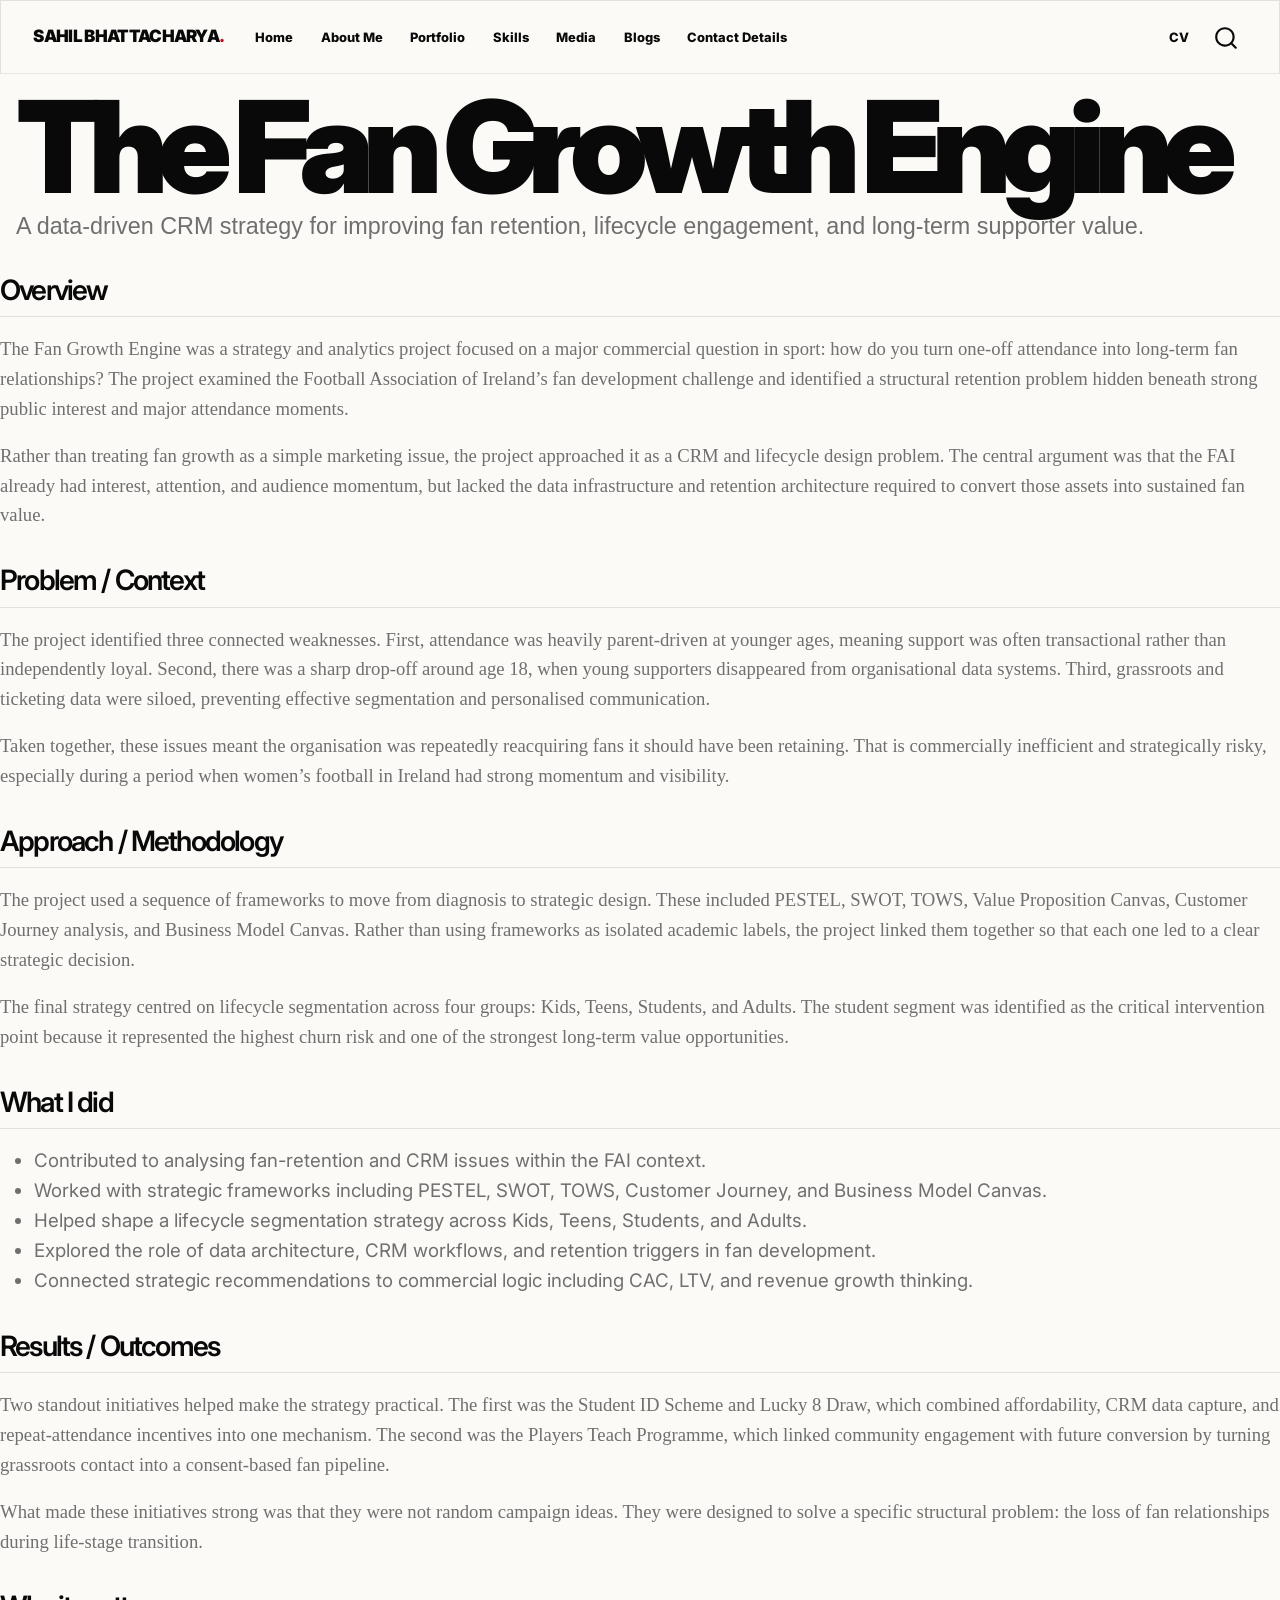
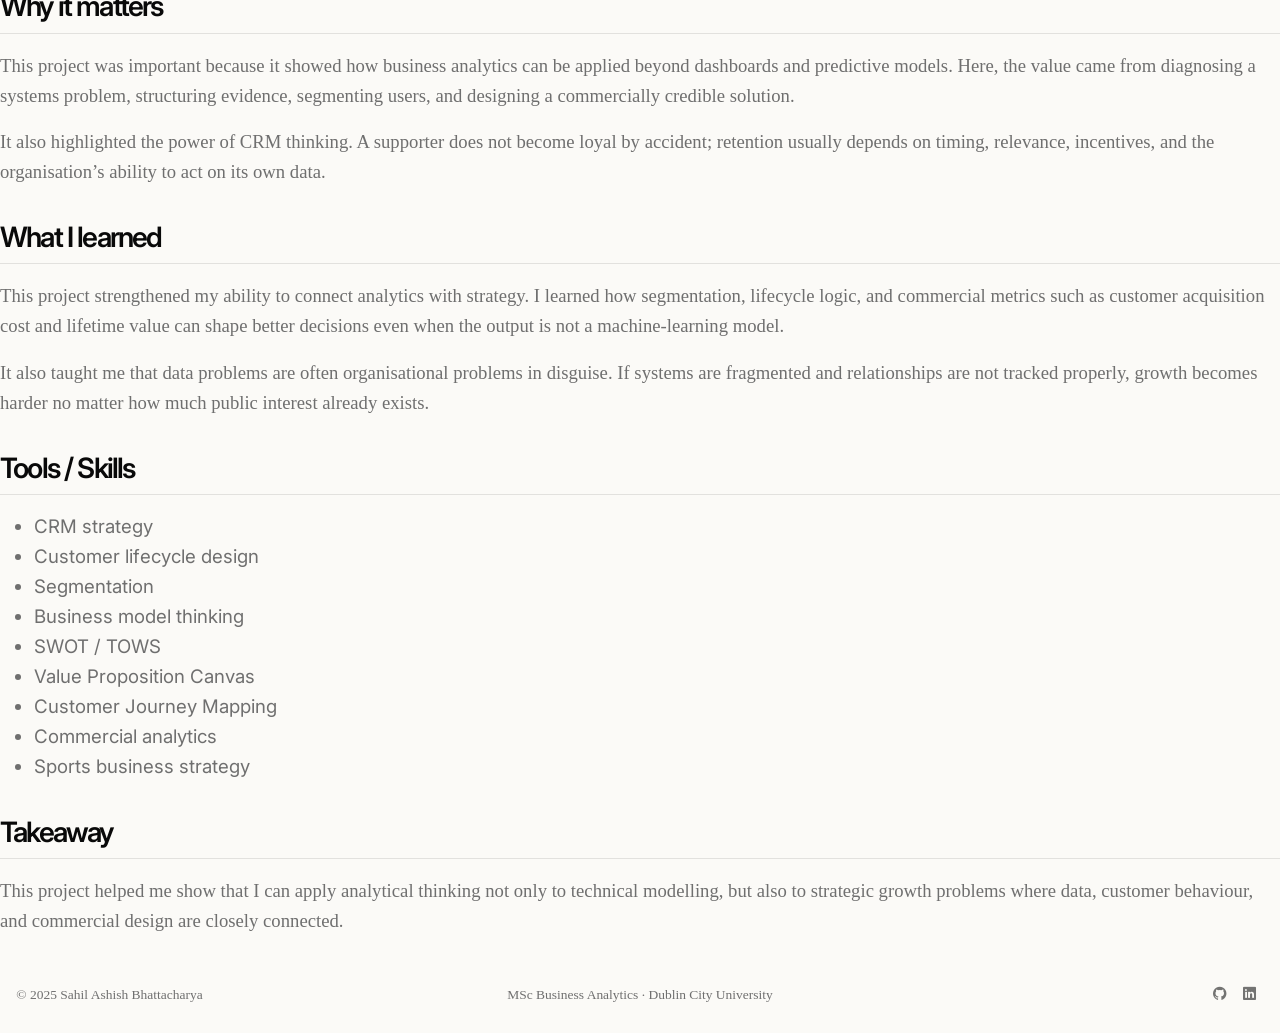
<file: docs/projects/project-fai-crm.html>
<!DOCTYPE html>
<html xmlns="http://www.w3.org/1999/xhtml" lang="en" xml:lang="en"><head>

<meta charset="utf-8">
<meta name="generator" content="quarto-1.9.37">

<meta name="viewport" content="width=device-width, initial-scale=1.0, user-scalable=yes">


<title>The Fan Growth Engine – Sahil Bhattacharya</title>
<style>
/* Default styles provided by pandoc.
** See https://pandoc.org/MANUAL.html#variables-for-html for config info.
*/
code{white-space: pre-wrap;}
span.smallcaps{font-variant: small-caps;}
div.columns{display: flex; gap: min(4vw, 1.5em);}
div.column{flex: auto; overflow-x: auto;}
div.hanging-indent{margin-left: 1.5em; text-indent: -1.5em;}
ul.task-list{list-style: none;}
ul.task-list li input[type="checkbox"] {
  width: 0.8em;
  margin: 0 0.8em 0.2em -1em; /* quarto-specific, see https://github.com/quarto-dev/quarto-cli/issues/4556 */ 
  vertical-align: middle;
}
</style>


<script src="../site_libs/quarto-nav/quarto-nav.js"></script>
<script src="../site_libs/quarto-nav/headroom.min.js"></script>
<script src="../site_libs/clipboard/clipboard.min.js"></script>
<script src="../site_libs/quarto-search/autocomplete.umd.js"></script>
<script src="../site_libs/quarto-search/fuse.min.js"></script>
<script src="../site_libs/quarto-search/quarto-search.js"></script>
<meta name="quarto:offset" content="../">
<link href="../images/favicon.png" rel="icon" type="image/png">
<script src="../site_libs/quarto-html/quarto.js" type="module"></script>
<script src="../site_libs/quarto-html/tabsets/tabsets.js" type="module"></script>
<script src="../site_libs/quarto-html/popper.min.js"></script>
<script src="../site_libs/quarto-html/tippy.umd.min.js"></script>
<script src="../site_libs/quarto-html/anchor.min.js"></script>
<link href="../site_libs/quarto-html/tippy.css" rel="stylesheet">
<link href="../site_libs/quarto-html/quarto-syntax-highlighting-7f8f88aac4f3542376d5c11b86a4c14d.css" rel="stylesheet" id="quarto-text-highlighting-styles">
<script src="../site_libs/bootstrap/bootstrap.min.js"></script>
<link href="../site_libs/bootstrap/bootstrap-icons.css" rel="stylesheet">
<link href="../site_libs/bootstrap/bootstrap-86e68e77c43fd9ad2433cb8c37001006.min.css" rel="stylesheet" append-hash="true" id="quarto-bootstrap" data-mode="light">
<script id="quarto-search-options" type="application/json">{
  "location": "navbar",
  "copy-button": false,
  "collapse-after": 3,
  "panel-placement": "end",
  "type": "overlay",
  "limit": 50,
  "keyboard-shortcut": [
    "f",
    "/",
    "s"
  ],
  "show-item-context": false,
  "language": {
    "search-no-results-text": "No results",
    "search-matching-documents-text": "matching documents",
    "search-copy-link-title": "Copy link to search",
    "search-hide-matches-text": "Hide additional matches",
    "search-more-match-text": "more match in this document",
    "search-more-matches-text": "more matches in this document",
    "search-clear-button-title": "Clear",
    "search-text-placeholder": "",
    "search-detached-cancel-button-title": "Cancel",
    "search-submit-button-title": "Submit",
    "search-label": "Search"
  }
}</script>


</head>

<body class="nav-fixed fullcontent quarto-light">

<div id="quarto-search-results"></div>
  <header id="quarto-header" class="headroom fixed-top">
    <nav class="navbar navbar-expand-lg " data-bs-theme="dark">
      <div class="navbar-container container-fluid">
      <div class="navbar-brand-container mx-auto">
    <a class="navbar-brand" href="../index.html">
    <span class="navbar-title">Sahil Bhattacharya</span>
    </a>
  </div>
            <div id="quarto-search" class="" title="Search"></div>
          <button class="navbar-toggler" type="button" data-bs-toggle="collapse" data-bs-target="#navbarCollapse" aria-controls="navbarCollapse" role="menu" aria-expanded="false" aria-label="Toggle navigation" onclick="if (window.quartoToggleHeadroom) { window.quartoToggleHeadroom(); }">
  <span class="navbar-toggler-icon"></span>
</button>
          <div class="collapse navbar-collapse" id="navbarCollapse">
            <ul class="navbar-nav navbar-nav-scroll me-auto">
  <li class="nav-item">
    <a class="nav-link" href="../index.html"> 
<span class="menu-text">Home</span></a>
  </li>  
  <li class="nav-item">
    <a class="nav-link" href="../about.html"> 
<span class="menu-text">About Me</span></a>
  </li>  
  <li class="nav-item">
    <a class="nav-link" href="../projects/index.html"> 
<span class="menu-text">Portfolio</span></a>
  </li>  
  <li class="nav-item">
    <a class="nav-link" href="../skills.html"> 
<span class="menu-text">Skills</span></a>
  </li>  
  <li class="nav-item">
    <a class="nav-link" href="../media.html"> 
<span class="menu-text">Media</span></a>
  </li>  
  <li class="nav-item">
    <a class="nav-link" href="../blogs.html"> 
<span class="menu-text">Blogs</span></a>
  </li>  
  <li class="nav-item">
    <a class="nav-link" href="../contact.html"> 
<span class="menu-text">Contact Details</span></a>
  </li>  
</ul>
            <ul class="navbar-nav navbar-nav-scroll ms-auto">
  <li class="nav-item">
    <a class="nav-link" href="../cv/sahil-bhattacharya-cv.pdf" target="_blank"> 
<span class="menu-text">CV</span></a>
  </li>  
</ul>
          </div> <!-- /navcollapse -->
            <div class="quarto-navbar-tools">
</div>
      </div> <!-- /container-fluid -->
    </nav>
</header>
<!-- content -->
<div id="quarto-content" class="quarto-container page-columns page-rows-contents page-layout-article page-navbar">
<!-- sidebar -->
<!-- margin-sidebar -->
    
<!-- main -->
<main class="content" id="quarto-document-content">

<header id="title-block-header" class="quarto-title-block default">
<div class="quarto-title">
<h1 class="title">The Fan Growth Engine</h1>
<p class="subtitle lead">A data-driven CRM strategy for improving fan retention, lifecycle engagement, and long-term supporter value.</p>
</div>



<div class="quarto-title-meta">

    
  
    
  </div>
  


</header>


<section id="overview" class="level2">
<h2 class="anchored" data-anchor-id="overview">Overview</h2>
<p>The Fan Growth Engine was a strategy and analytics project focused on a major commercial question in sport: how do you turn one-off attendance into long-term fan relationships? The project examined the Football Association of Ireland’s fan development challenge and identified a structural retention problem hidden beneath strong public interest and major attendance moments.</p>
<p>Rather than treating fan growth as a simple marketing issue, the project approached it as a CRM and lifecycle design problem. The central argument was that the FAI already had interest, attention, and audience momentum, but lacked the data infrastructure and retention architecture required to convert those assets into sustained fan value.</p>
</section>
<section id="problem-context" class="level2">
<h2 class="anchored" data-anchor-id="problem-context">Problem / Context</h2>
<p>The project identified three connected weaknesses. First, attendance was heavily parent-driven at younger ages, meaning support was often transactional rather than independently loyal. Second, there was a sharp drop-off around age 18, when young supporters disappeared from organisational data systems. Third, grassroots and ticketing data were siloed, preventing effective segmentation and personalised communication.</p>
<p>Taken together, these issues meant the organisation was repeatedly reacquiring fans it should have been retaining. That is commercially inefficient and strategically risky, especially during a period when women’s football in Ireland had strong momentum and visibility.</p>
</section>
<section id="approach-methodology" class="level2">
<h2 class="anchored" data-anchor-id="approach-methodology">Approach / Methodology</h2>
<p>The project used a sequence of frameworks to move from diagnosis to strategic design. These included PESTEL, SWOT, TOWS, Value Proposition Canvas, Customer Journey analysis, and Business Model Canvas. Rather than using frameworks as isolated academic labels, the project linked them together so that each one led to a clear strategic decision.</p>
<p>The final strategy centred on lifecycle segmentation across four groups: Kids, Teens, Students, and Adults. The student segment was identified as the critical intervention point because it represented the highest churn risk and one of the strongest long-term value opportunities.</p>
</section>
<section id="what-i-did" class="level2">
<h2 class="anchored" data-anchor-id="what-i-did">What I did</h2>
<ul>
<li>Contributed to analysing fan-retention and CRM issues within the FAI context.</li>
<li>Worked with strategic frameworks including PESTEL, SWOT, TOWS, Customer Journey, and Business Model Canvas.</li>
<li>Helped shape a lifecycle segmentation strategy across Kids, Teens, Students, and Adults.</li>
<li>Explored the role of data architecture, CRM workflows, and retention triggers in fan development.</li>
<li>Connected strategic recommendations to commercial logic including CAC, LTV, and revenue growth thinking.</li>
</ul>
</section>
<section id="results-outcomes" class="level2">
<h2 class="anchored" data-anchor-id="results-outcomes">Results / Outcomes</h2>
<p>Two standout initiatives helped make the strategy practical. The first was the Student ID Scheme and Lucky 8 Draw, which combined affordability, CRM data capture, and repeat-attendance incentives into one mechanism. The second was the Players Teach Programme, which linked community engagement with future conversion by turning grassroots contact into a consent-based fan pipeline.</p>
<p>What made these initiatives strong was that they were not random campaign ideas. They were designed to solve a specific structural problem: the loss of fan relationships during life-stage transition.</p>
</section>
<section id="why-it-matters" class="level2">
<h2 class="anchored" data-anchor-id="why-it-matters">Why it matters</h2>
<p>This project was important because it showed how business analytics can be applied beyond dashboards and predictive models. Here, the value came from diagnosing a systems problem, structuring evidence, segmenting users, and designing a commercially credible solution.</p>
<p>It also highlighted the power of CRM thinking. A supporter does not become loyal by accident; retention usually depends on timing, relevance, incentives, and the organisation’s ability to act on its own data.</p>
</section>
<section id="what-i-learned" class="level2">
<h2 class="anchored" data-anchor-id="what-i-learned">What I learned</h2>
<p>This project strengthened my ability to connect analytics with strategy. I learned how segmentation, lifecycle logic, and commercial metrics such as customer acquisition cost and lifetime value can shape better decisions even when the output is not a machine-learning model.</p>
<p>It also taught me that data problems are often organisational problems in disguise. If systems are fragmented and relationships are not tracked properly, growth becomes harder no matter how much public interest already exists.</p>
</section>
<section id="tools-skills" class="level2">
<h2 class="anchored" data-anchor-id="tools-skills">Tools / Skills</h2>
<ul>
<li>CRM strategy</li>
<li>Customer lifecycle design</li>
<li>Segmentation</li>
<li>Business model thinking</li>
<li>SWOT / TOWS</li>
<li>Value Proposition Canvas</li>
<li>Customer Journey Mapping</li>
<li>Commercial analytics</li>
<li>Sports business strategy</li>
</ul>
</section>
<section id="takeaway" class="level2">
<h2 class="anchored" data-anchor-id="takeaway">Takeaway</h2>
<p>This project helped me show that I can apply analytical thinking not only to technical modelling, but also to strategic growth problems where data, customer behaviour, and commercial design are closely connected.</p>


</section>

</main> <!-- /main -->
<script>
document.addEventListener("DOMContentLoaded", () => {
  const prefersReducedMotion = window.matchMedia("(prefers-reduced-motion: reduce)").matches;
  const navbar = document.querySelector(".navbar");
  const revealItems = Array.from(document.querySelectorAll(".sv-reveal, .terminal-reveal, .reveal-block, .module-card, .record-card, .work-entry, .blog-card, .skill-card, .media-card, .detail-item"));

  document.body.classList.add("portfolio-loaded");

  const updateNavbar = () => {
    if (!navbar) return;
    navbar.classList.toggle("navbar-scrolled", window.scrollY > 18);
  };

  updateNavbar();
  window.addEventListener("scroll", updateNavbar, { passive: true });

  if (prefersReducedMotion || !("IntersectionObserver" in window)) {
    revealItems.forEach((item) => item.classList.add("reveal-ready"));
  } else {
    revealItems.forEach((item, index) => {
      item.style.transitionDelay = `${Math.min(index % 5, 4) * 55}ms`;
    });

    const observer = new IntersectionObserver((entries) => {
      entries.forEach((entry) => {
        if (!entry.isIntersecting) return;
        entry.target.classList.add("reveal-ready");
        observer.unobserve(entry.target);
      });
    }, {
      threshold: 0.14,
      rootMargin: "0px 0px -8% 0px"
    });

    revealItems.forEach((item) => observer.observe(item));
  }

  document.querySelectorAll('a[href^="#"]').forEach((link) => {
    link.addEventListener("click", (event) => {
      const target = document.querySelector(link.getAttribute("href"));
      if (!target) return;
      event.preventDefault();
      target.scrollIntoView({ behavior: prefersReducedMotion ? "auto" : "smooth", block: "start" });
    });
  });
});
</script>
<script id="quarto-html-after-body" type="application/javascript">
  window.document.addEventListener("DOMContentLoaded", function (event) {
    const icon = "";
    const anchorJS = new window.AnchorJS();
    anchorJS.options = {
      placement: 'right',
      icon: icon
    };
    anchorJS.add('.anchored');
    const isCodeAnnotation = (el) => {
      for (const clz of el.classList) {
        if (clz.startsWith('code-annotation-')) {                     
          return true;
        }
      }
      return false;
    }
    const onCopySuccess = function(e) {
      // button target
      const button = e.trigger;
      // don't keep focus
      button.blur();
      // flash "checked"
      button.classList.add('code-copy-button-checked');
      var currentTitle = button.getAttribute("title");
      button.setAttribute("title", "Copied!");
      let tooltip;
      if (window.bootstrap) {
        button.setAttribute("data-bs-toggle", "tooltip");
        button.setAttribute("data-bs-placement", "left");
        button.setAttribute("data-bs-title", "Copied!");
        tooltip = new bootstrap.Tooltip(button, 
          { trigger: "manual", 
            customClass: "code-copy-button-tooltip",
            offset: [0, -8]});
        tooltip.show();    
      }
      setTimeout(function() {
        if (tooltip) {
          tooltip.hide();
          button.removeAttribute("data-bs-title");
          button.removeAttribute("data-bs-toggle");
          button.removeAttribute("data-bs-placement");
        }
        button.setAttribute("title", currentTitle);
        button.classList.remove('code-copy-button-checked');
      }, 1000);
      // clear code selection
      e.clearSelection();
    }
    const getTextToCopy = function(trigger) {
      const outerScaffold = trigger.parentElement.cloneNode(true);
      const codeEl = outerScaffold.querySelector('code');
      for (const childEl of codeEl.children) {
        if (isCodeAnnotation(childEl)) {
          childEl.remove();
        }
      }
      return codeEl.innerText;
    }
    const clipboard = new window.ClipboardJS('.code-copy-button:not([data-in-quarto-modal])', {
      text: getTextToCopy
    });
    clipboard.on('success', onCopySuccess);
    if (window.document.getElementById('quarto-embedded-source-code-modal')) {
      const clipboardModal = new window.ClipboardJS('.code-copy-button[data-in-quarto-modal]', {
        text: getTextToCopy,
        container: window.document.getElementById('quarto-embedded-source-code-modal')
      });
      clipboardModal.on('success', onCopySuccess);
    }
      var localhostRegex = new RegExp(/^(?:http|https):\/\/localhost\:?[0-9]*\//);
      var mailtoRegex = new RegExp(/^mailto:/);
        var filterRegex = new RegExp('/' + window.location.host + '/');
      var isInternal = (href) => {
          return filterRegex.test(href) || localhostRegex.test(href) || mailtoRegex.test(href);
      }
      // Inspect non-navigation links and adorn them if external
     var links = window.document.querySelectorAll('a[href]:not(.nav-link):not(.navbar-brand):not(.toc-action):not(.sidebar-link):not(.sidebar-item-toggle):not(.pagination-link):not(.no-external):not([aria-hidden]):not(.dropdown-item):not(.quarto-navigation-tool):not(.about-link)');
      for (var i=0; i<links.length; i++) {
        const link = links[i];
        if (!isInternal(link.href)) {
          // undo the damage that might have been done by quarto-nav.js in the case of
          // links that we want to consider external
          if (link.dataset.originalHref !== undefined) {
            link.href = link.dataset.originalHref;
          }
        }
      }
    function tippyHover(el, contentFn, onTriggerFn, onUntriggerFn) {
      const config = {
        allowHTML: true,
        maxWidth: 500,
        delay: 100,
        arrow: false,
        appendTo: function(el) {
            return el.parentElement;
        },
        interactive: true,
        interactiveBorder: 10,
        theme: 'quarto',
        placement: 'bottom-start',
      };
      if (contentFn) {
        config.content = contentFn;
      }
      if (onTriggerFn) {
        config.onTrigger = onTriggerFn;
      }
      if (onUntriggerFn) {
        config.onUntrigger = onUntriggerFn;
      }
      window.tippy(el, config); 
    }
    const noterefs = window.document.querySelectorAll('a[role="doc-noteref"]');
    for (var i=0; i<noterefs.length; i++) {
      const ref = noterefs[i];
      tippyHover(ref, function() {
        // use id or data attribute instead here
        let href = ref.getAttribute('data-footnote-href') || ref.getAttribute('href');
        try { href = new URL(href).hash; } catch {}
        const id = href.replace(/^#\/?/, "");
        const note = window.document.getElementById(id);
        if (note) {
          return note.innerHTML;
        } else {
          return "";
        }
      });
    }
    const xrefs = window.document.querySelectorAll('a.quarto-xref');
    const processXRef = (id, note) => {
      // Strip column container classes
      const stripColumnClz = (el) => {
        el.classList.remove("page-full", "page-columns");
        if (el.children) {
          for (const child of el.children) {
            stripColumnClz(child);
          }
        }
      }
      stripColumnClz(note)
      if (id === null || id.startsWith('sec-')) {
        // Special case sections, only their first couple elements
        const container = document.createElement("div");
        if (note.children && note.children.length > 2) {
          container.appendChild(note.children[0].cloneNode(true));
          for (let i = 1; i < note.children.length; i++) {
            const child = note.children[i];
            if (child.tagName === "P" && child.innerText === "") {
              continue;
            } else {
              container.appendChild(child.cloneNode(true));
              break;
            }
          }
          if (window.Quarto?.typesetMath) {
            window.Quarto.typesetMath(container);
          }
          return container.innerHTML
        } else {
          if (window.Quarto?.typesetMath) {
            window.Quarto.typesetMath(note);
          }
          return note.innerHTML;
        }
      } else {
        // Remove any anchor links if they are present
        const anchorLink = note.querySelector('a.anchorjs-link');
        if (anchorLink) {
          anchorLink.remove();
        }
        if (window.Quarto?.typesetMath) {
          window.Quarto.typesetMath(note);
        }
        if (note.classList.contains("callout")) {
          return note.outerHTML;
        } else {
          return note.innerHTML;
        }
      }
    }
    for (var i=0; i<xrefs.length; i++) {
      const xref = xrefs[i];
      tippyHover(xref, undefined, function(instance) {
        instance.disable();
        let url = xref.getAttribute('href');
        let hash = undefined; 
        if (url.startsWith('#')) {
          hash = url;
        } else {
          try { hash = new URL(url).hash; } catch {}
        }
        if (hash) {
          const id = hash.replace(/^#\/?/, "");
          const note = window.document.getElementById(id);
          if (note !== null) {
            try {
              const html = processXRef(id, note.cloneNode(true));
              instance.setContent(html);
            } finally {
              instance.enable();
              instance.show();
            }
          } else {
            // See if we can fetch this
            fetch(url.split('#')[0])
            .then(res => res.text())
            .then(html => {
              const parser = new DOMParser();
              const htmlDoc = parser.parseFromString(html, "text/html");
              const note = htmlDoc.getElementById(id);
              if (note !== null) {
                const html = processXRef(id, note);
                instance.setContent(html);
              } 
            }).finally(() => {
              instance.enable();
              instance.show();
            });
          }
        } else {
          // See if we can fetch a full url (with no hash to target)
          // This is a special case and we should probably do some content thinning / targeting
          fetch(url)
          .then(res => res.text())
          .then(html => {
            const parser = new DOMParser();
            const htmlDoc = parser.parseFromString(html, "text/html");
            const note = htmlDoc.querySelector('main.content');
            if (note !== null) {
              // This should only happen for chapter cross references
              // (since there is no id in the URL)
              // remove the first header
              if (note.children.length > 0 && note.children[0].tagName === "HEADER") {
                note.children[0].remove();
              }
              const html = processXRef(null, note);
              instance.setContent(html);
            } 
          }).finally(() => {
            instance.enable();
            instance.show();
          });
        }
      }, function(instance) {
      });
    }
        let selectedAnnoteEl;
        const selectorForAnnotation = ( cell, annotation) => {
          let cellAttr = 'data-code-cell="' + cell + '"';
          let lineAttr = 'data-code-annotation="' +  annotation + '"';
          const selector = 'span[' + cellAttr + '][' + lineAttr + ']';
          return selector;
        }
        const selectCodeLines = (annoteEl) => {
          const doc = window.document;
          const targetCell = annoteEl.getAttribute("data-target-cell");
          const targetAnnotation = annoteEl.getAttribute("data-target-annotation");
          const annoteSpan = window.document.querySelector(selectorForAnnotation(targetCell, targetAnnotation));
          const lines = annoteSpan.getAttribute("data-code-lines").split(",");
          const lineIds = lines.map((line) => {
            return targetCell + "-" + line;
          })
          let top = null;
          let height = null;
          let parent = null;
          if (lineIds.length > 0) {
              //compute the position of the single el (top and bottom and make a div)
              const el = window.document.getElementById(lineIds[0]);
              top = el.offsetTop;
              height = el.offsetHeight;
              parent = el.parentElement.parentElement;
            if (lineIds.length > 1) {
              const lastEl = window.document.getElementById(lineIds[lineIds.length - 1]);
              const bottom = lastEl.offsetTop + lastEl.offsetHeight;
              height = bottom - top;
            }
            if (top !== null && height !== null && parent !== null) {
              // cook up a div (if necessary) and position it 
              let div = window.document.getElementById("code-annotation-line-highlight");
              if (div === null) {
                div = window.document.createElement("div");
                div.setAttribute("id", "code-annotation-line-highlight");
                div.style.position = 'absolute';
                parent.appendChild(div);
              }
              div.style.top = top - 2 + "px";
              div.style.height = height + 4 + "px";
              div.style.left = 0;
              let gutterDiv = window.document.getElementById("code-annotation-line-highlight-gutter");
              if (gutterDiv === null) {
                gutterDiv = window.document.createElement("div");
                gutterDiv.setAttribute("id", "code-annotation-line-highlight-gutter");
                gutterDiv.style.position = 'absolute';
                const codeCell = window.document.getElementById(targetCell);
                const gutter = codeCell.querySelector('.code-annotation-gutter');
                gutter.appendChild(gutterDiv);
              }
              gutterDiv.style.top = top - 2 + "px";
              gutterDiv.style.height = height + 4 + "px";
            }
            selectedAnnoteEl = annoteEl;
          }
        };
        const unselectCodeLines = () => {
          const elementsIds = ["code-annotation-line-highlight", "code-annotation-line-highlight-gutter"];
          elementsIds.forEach((elId) => {
            const div = window.document.getElementById(elId);
            if (div) {
              div.remove();
            }
          });
          selectedAnnoteEl = undefined;
        };
          // Handle positioning of the toggle
      window.addEventListener(
        "resize",
        throttle(() => {
          elRect = undefined;
          if (selectedAnnoteEl) {
            selectCodeLines(selectedAnnoteEl);
          }
        }, 10)
      );
      function throttle(fn, ms) {
      let throttle = false;
      let timer;
        return (...args) => {
          if(!throttle) { // first call gets through
              fn.apply(this, args);
              throttle = true;
          } else { // all the others get throttled
              if(timer) clearTimeout(timer); // cancel #2
              timer = setTimeout(() => {
                fn.apply(this, args);
                timer = throttle = false;
              }, ms);
          }
        };
      }
        // Attach click handler to the DT
        const annoteDls = window.document.querySelectorAll('dt[data-target-cell]');
        for (const annoteDlNode of annoteDls) {
          annoteDlNode.addEventListener('click', (event) => {
            const clickedEl = event.target;
            if (clickedEl !== selectedAnnoteEl) {
              unselectCodeLines();
              const activeEl = window.document.querySelector('dt[data-target-cell].code-annotation-active');
              if (activeEl) {
                activeEl.classList.remove('code-annotation-active');
              }
              selectCodeLines(clickedEl);
              clickedEl.classList.add('code-annotation-active');
            } else {
              // Unselect the line
              unselectCodeLines();
              clickedEl.classList.remove('code-annotation-active');
            }
          });
        }
    const findCites = (el) => {
      const parentEl = el.parentElement;
      if (parentEl) {
        const cites = parentEl.dataset.cites;
        if (cites) {
          return {
            el,
            cites: cites.split(' ')
          };
        } else {
          return findCites(el.parentElement)
        }
      } else {
        return undefined;
      }
    };
    var bibliorefs = window.document.querySelectorAll('a[role="doc-biblioref"]');
    for (var i=0; i<bibliorefs.length; i++) {
      const ref = bibliorefs[i];
      const citeInfo = findCites(ref);
      if (citeInfo) {
        tippyHover(citeInfo.el, function() {
          var popup = window.document.createElement('div');
          citeInfo.cites.forEach(function(cite) {
            var citeDiv = window.document.createElement('div');
            citeDiv.classList.add('hanging-indent');
            citeDiv.classList.add('csl-entry');
            var biblioDiv = window.document.getElementById('ref-' + cite);
            if (biblioDiv) {
              citeDiv.innerHTML = biblioDiv.innerHTML;
            }
            popup.appendChild(citeDiv);
          });
          return popup.innerHTML;
        });
      }
    }
  });
  </script>
</div> <!-- /content -->
<footer class="footer">
  <div class="nav-footer">
    <div class="nav-footer-left">
<p>© 2025 Sahil Ashish Bhattacharya</p>
</div>   
    <div class="nav-footer-center">
<p>MSc Business Analytics · Dublin City University</p>
</div>
    <div class="nav-footer-right">
      <ul class="footer-items list-unstyled">
    <li class="nav-item compact">
    <a class="nav-link" href="https://github.com/Saahil0206" target="_blank">
      <i class="bi bi-github" role="img">
</i> 
    </a>
  </li>  
    <li class="nav-item compact">
    <a class="nav-link" href="https://www.linkedin.com/in/sahil-bhattacharya-257924228" target="_blank">
      <i class="bi bi-linkedin" role="img">
</i> 
    </a>
  </li>  
</ul>
    </div>
  </div>
</footer>




</body></html>
</file>
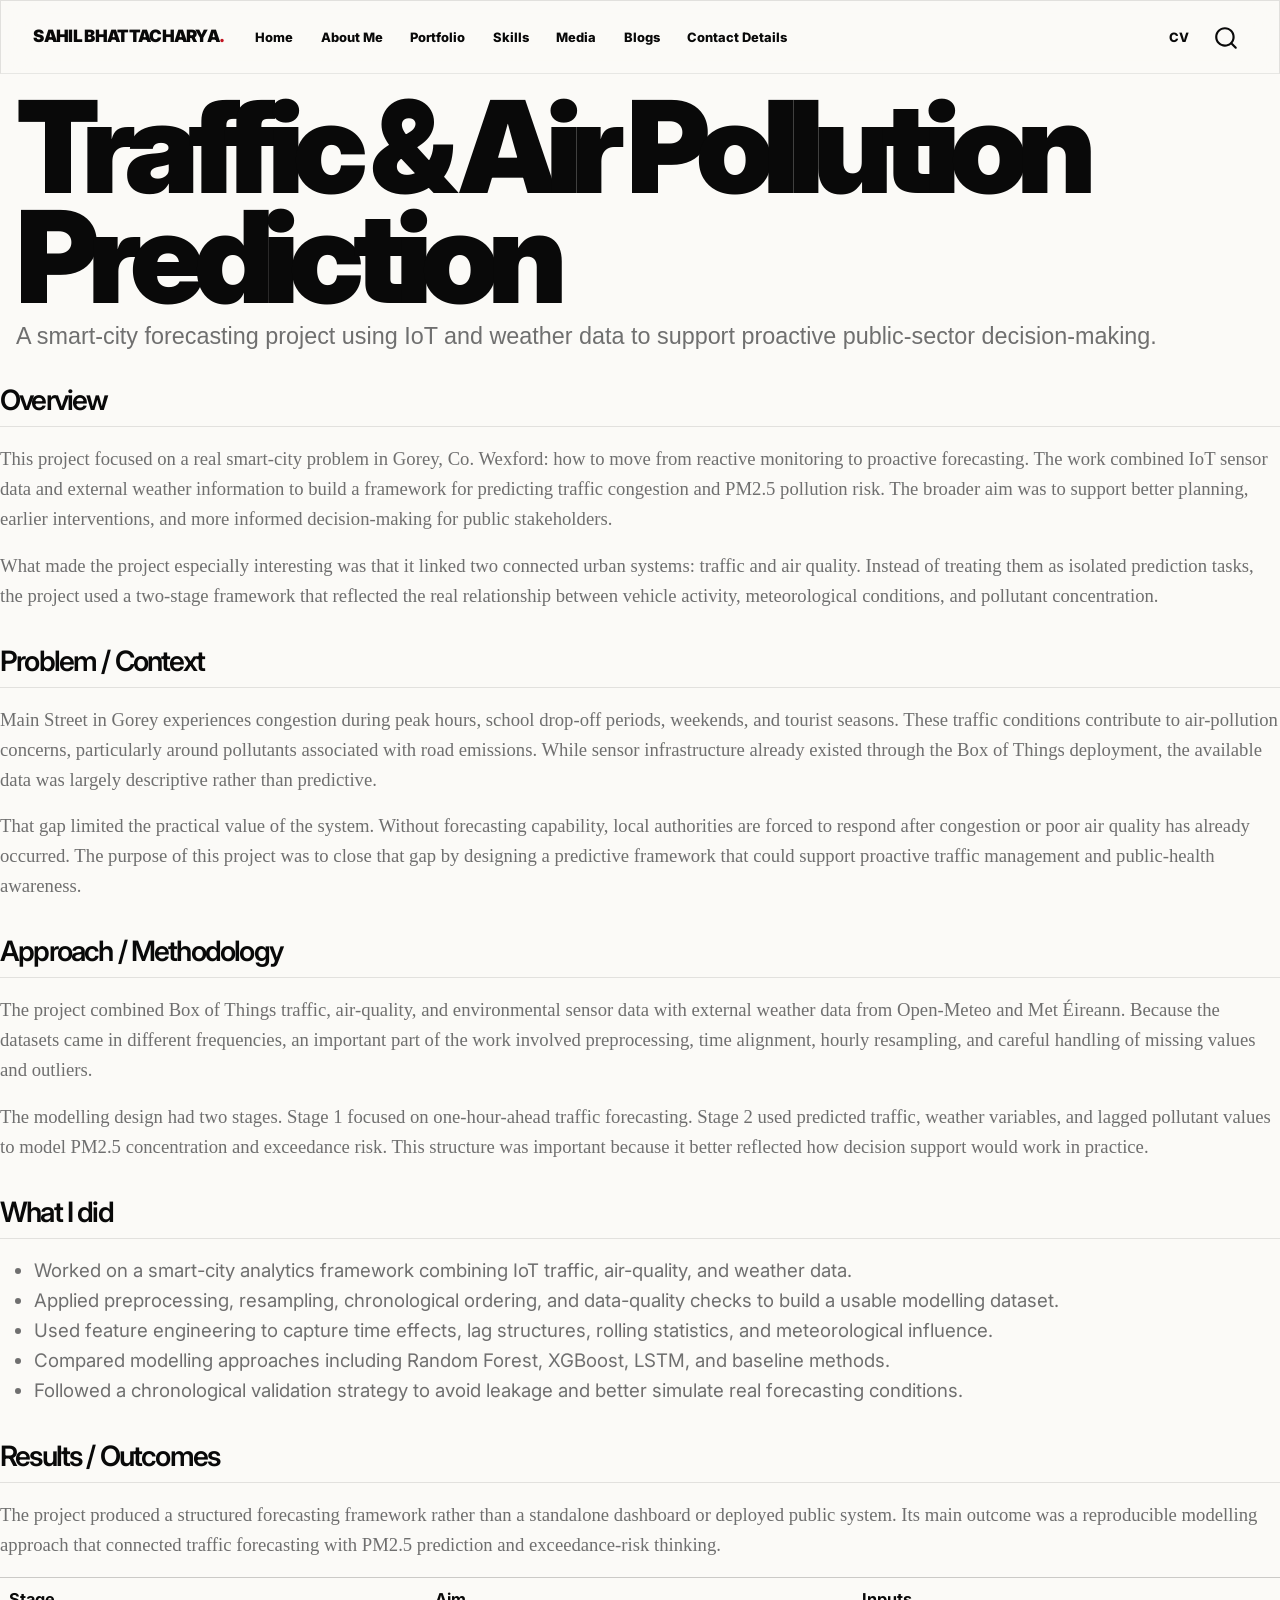
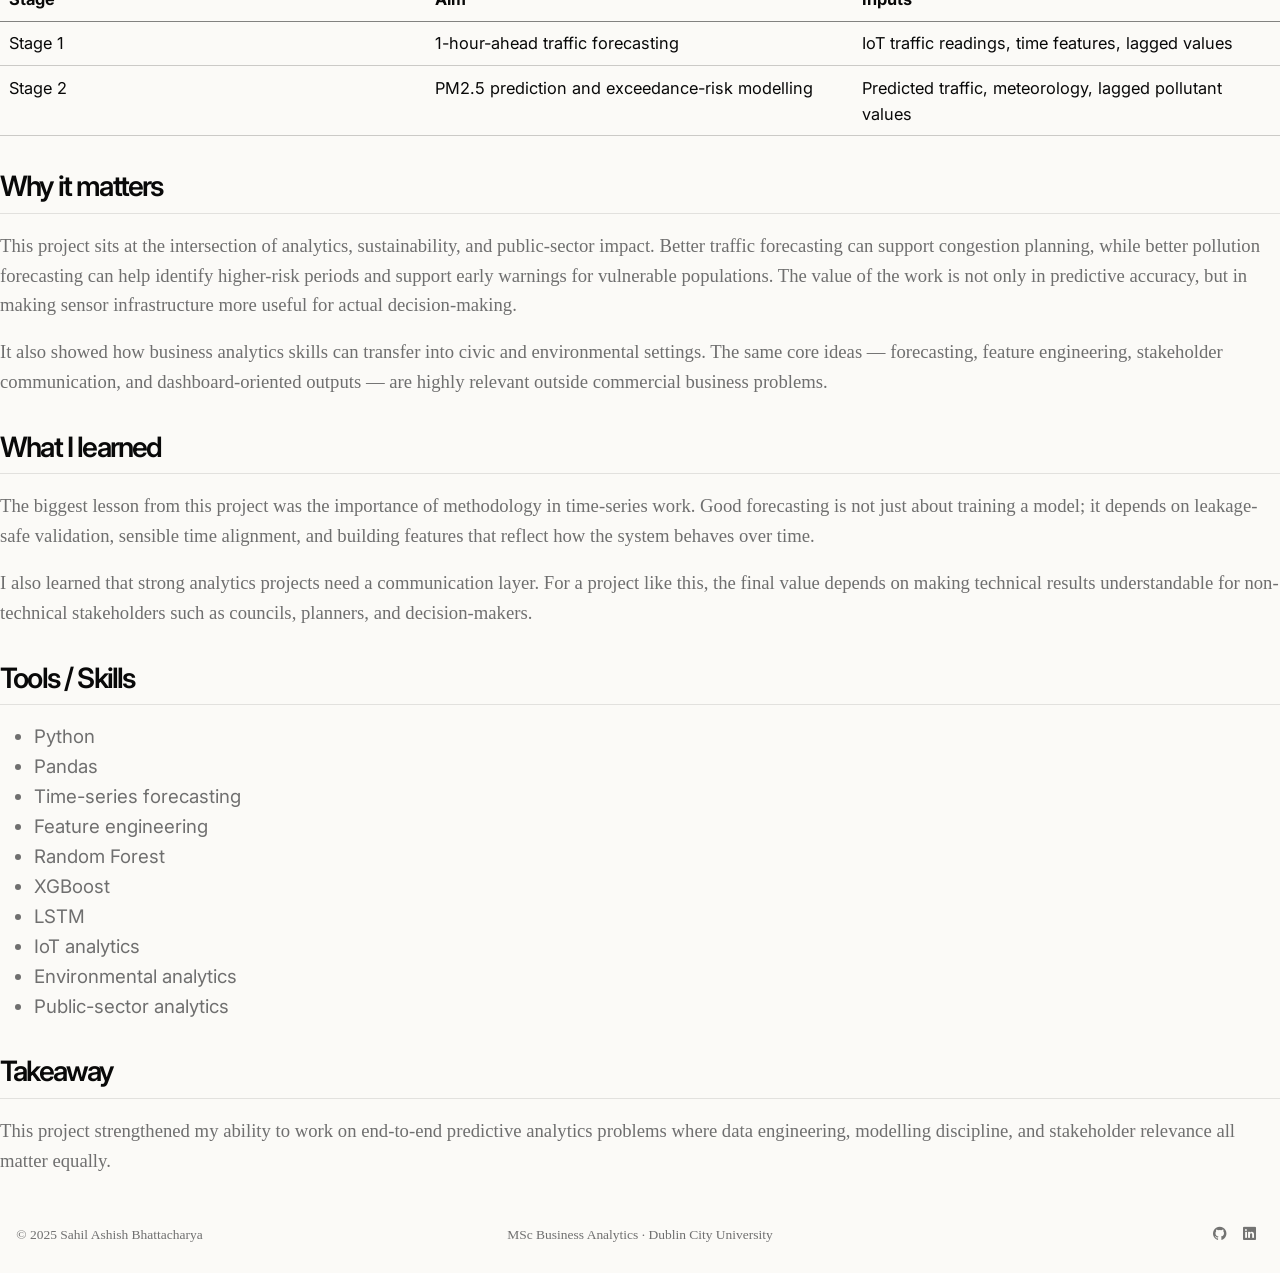
<file: docs/projects/project-gorey.html>
<!DOCTYPE html>
<html xmlns="http://www.w3.org/1999/xhtml" lang="en" xml:lang="en"><head>

<meta charset="utf-8">
<meta name="generator" content="quarto-1.9.37">

<meta name="viewport" content="width=device-width, initial-scale=1.0, user-scalable=yes">


<title>Traffic &amp; Air Pollution Prediction – Sahil Bhattacharya</title>
<style>
/* Default styles provided by pandoc.
** See https://pandoc.org/MANUAL.html#variables-for-html for config info.
*/
code{white-space: pre-wrap;}
span.smallcaps{font-variant: small-caps;}
div.columns{display: flex; gap: min(4vw, 1.5em);}
div.column{flex: auto; overflow-x: auto;}
div.hanging-indent{margin-left: 1.5em; text-indent: -1.5em;}
ul.task-list{list-style: none;}
ul.task-list li input[type="checkbox"] {
  width: 0.8em;
  margin: 0 0.8em 0.2em -1em; /* quarto-specific, see https://github.com/quarto-dev/quarto-cli/issues/4556 */ 
  vertical-align: middle;
}
</style>


<script src="../site_libs/quarto-nav/quarto-nav.js"></script>
<script src="../site_libs/quarto-nav/headroom.min.js"></script>
<script src="../site_libs/clipboard/clipboard.min.js"></script>
<script src="../site_libs/quarto-search/autocomplete.umd.js"></script>
<script src="../site_libs/quarto-search/fuse.min.js"></script>
<script src="../site_libs/quarto-search/quarto-search.js"></script>
<meta name="quarto:offset" content="../">
<link href="../images/favicon.png" rel="icon" type="image/png">
<script src="../site_libs/quarto-html/quarto.js" type="module"></script>
<script src="../site_libs/quarto-html/tabsets/tabsets.js" type="module"></script>
<script src="../site_libs/quarto-html/popper.min.js"></script>
<script src="../site_libs/quarto-html/tippy.umd.min.js"></script>
<script src="../site_libs/quarto-html/anchor.min.js"></script>
<link href="../site_libs/quarto-html/tippy.css" rel="stylesheet">
<link href="../site_libs/quarto-html/quarto-syntax-highlighting-7f8f88aac4f3542376d5c11b86a4c14d.css" rel="stylesheet" id="quarto-text-highlighting-styles">
<script src="../site_libs/bootstrap/bootstrap.min.js"></script>
<link href="../site_libs/bootstrap/bootstrap-icons.css" rel="stylesheet">
<link href="../site_libs/bootstrap/bootstrap-86e68e77c43fd9ad2433cb8c37001006.min.css" rel="stylesheet" append-hash="true" id="quarto-bootstrap" data-mode="light">
<script id="quarto-search-options" type="application/json">{
  "location": "navbar",
  "copy-button": false,
  "collapse-after": 3,
  "panel-placement": "end",
  "type": "overlay",
  "limit": 50,
  "keyboard-shortcut": [
    "f",
    "/",
    "s"
  ],
  "show-item-context": false,
  "language": {
    "search-no-results-text": "No results",
    "search-matching-documents-text": "matching documents",
    "search-copy-link-title": "Copy link to search",
    "search-hide-matches-text": "Hide additional matches",
    "search-more-match-text": "more match in this document",
    "search-more-matches-text": "more matches in this document",
    "search-clear-button-title": "Clear",
    "search-text-placeholder": "",
    "search-detached-cancel-button-title": "Cancel",
    "search-submit-button-title": "Submit",
    "search-label": "Search"
  }
}</script>


</head>

<body class="nav-fixed fullcontent quarto-light">

<div id="quarto-search-results"></div>
  <header id="quarto-header" class="headroom fixed-top">
    <nav class="navbar navbar-expand-lg " data-bs-theme="dark">
      <div class="navbar-container container-fluid">
      <div class="navbar-brand-container mx-auto">
    <a class="navbar-brand" href="../index.html">
    <span class="navbar-title">Sahil Bhattacharya</span>
    </a>
  </div>
            <div id="quarto-search" class="" title="Search"></div>
          <button class="navbar-toggler" type="button" data-bs-toggle="collapse" data-bs-target="#navbarCollapse" aria-controls="navbarCollapse" role="menu" aria-expanded="false" aria-label="Toggle navigation" onclick="if (window.quartoToggleHeadroom) { window.quartoToggleHeadroom(); }">
  <span class="navbar-toggler-icon"></span>
</button>
          <div class="collapse navbar-collapse" id="navbarCollapse">
            <ul class="navbar-nav navbar-nav-scroll me-auto">
  <li class="nav-item">
    <a class="nav-link" href="../index.html"> 
<span class="menu-text">Home</span></a>
  </li>  
  <li class="nav-item">
    <a class="nav-link" href="../about.html"> 
<span class="menu-text">About Me</span></a>
  </li>  
  <li class="nav-item">
    <a class="nav-link" href="../projects/index.html"> 
<span class="menu-text">Portfolio</span></a>
  </li>  
  <li class="nav-item">
    <a class="nav-link" href="../skills.html"> 
<span class="menu-text">Skills</span></a>
  </li>  
  <li class="nav-item">
    <a class="nav-link" href="../media.html"> 
<span class="menu-text">Media</span></a>
  </li>  
  <li class="nav-item">
    <a class="nav-link" href="../blogs.html"> 
<span class="menu-text">Blogs</span></a>
  </li>  
  <li class="nav-item">
    <a class="nav-link" href="../contact.html"> 
<span class="menu-text">Contact Details</span></a>
  </li>  
</ul>
            <ul class="navbar-nav navbar-nav-scroll ms-auto">
  <li class="nav-item">
    <a class="nav-link" href="../cv/sahil-bhattacharya-cv.pdf" target="_blank"> 
<span class="menu-text">CV</span></a>
  </li>  
</ul>
          </div> <!-- /navcollapse -->
            <div class="quarto-navbar-tools">
</div>
      </div> <!-- /container-fluid -->
    </nav>
</header>
<!-- content -->
<div id="quarto-content" class="quarto-container page-columns page-rows-contents page-layout-article page-navbar">
<!-- sidebar -->
<!-- margin-sidebar -->
    
<!-- main -->
<main class="content" id="quarto-document-content">

<header id="title-block-header" class="quarto-title-block default">
<div class="quarto-title">
<h1 class="title">Traffic &amp; Air Pollution Prediction</h1>
<p class="subtitle lead">A smart-city forecasting project using IoT and weather data to support proactive public-sector decision-making.</p>
</div>



<div class="quarto-title-meta">

    
  
    
  </div>
  


</header>


<section id="overview" class="level2">
<h2 class="anchored" data-anchor-id="overview">Overview</h2>
<p>This project focused on a real smart-city problem in Gorey, Co.&nbsp;Wexford: how to move from reactive monitoring to proactive forecasting. The work combined IoT sensor data and external weather information to build a framework for predicting traffic congestion and PM2.5 pollution risk. The broader aim was to support better planning, earlier interventions, and more informed decision-making for public stakeholders.</p>
<p>What made the project especially interesting was that it linked two connected urban systems: traffic and air quality. Instead of treating them as isolated prediction tasks, the project used a two-stage framework that reflected the real relationship between vehicle activity, meteorological conditions, and pollutant concentration.</p>
</section>
<section id="problem-context" class="level2">
<h2 class="anchored" data-anchor-id="problem-context">Problem / Context</h2>
<p>Main Street in Gorey experiences congestion during peak hours, school drop-off periods, weekends, and tourist seasons. These traffic conditions contribute to air-pollution concerns, particularly around pollutants associated with road emissions. While sensor infrastructure already existed through the Box of Things deployment, the available data was largely descriptive rather than predictive.</p>
<p>That gap limited the practical value of the system. Without forecasting capability, local authorities are forced to respond after congestion or poor air quality has already occurred. The purpose of this project was to close that gap by designing a predictive framework that could support proactive traffic management and public-health awareness.</p>
</section>
<section id="approach-methodology" class="level2">
<h2 class="anchored" data-anchor-id="approach-methodology">Approach / Methodology</h2>
<p>The project combined Box of Things traffic, air-quality, and environmental sensor data with external weather data from Open-Meteo and Met Éireann. Because the datasets came in different frequencies, an important part of the work involved preprocessing, time alignment, hourly resampling, and careful handling of missing values and outliers.</p>
<p>The modelling design had two stages. Stage 1 focused on one-hour-ahead traffic forecasting. Stage 2 used predicted traffic, weather variables, and lagged pollutant values to model PM2.5 concentration and exceedance risk. This structure was important because it better reflected how decision support would work in practice.</p>
</section>
<section id="what-i-did" class="level2">
<h2 class="anchored" data-anchor-id="what-i-did">What I did</h2>
<ul>
<li>Worked on a smart-city analytics framework combining IoT traffic, air-quality, and weather data.</li>
<li>Applied preprocessing, resampling, chronological ordering, and data-quality checks to build a usable modelling dataset.</li>
<li>Used feature engineering to capture time effects, lag structures, rolling statistics, and meteorological influence.</li>
<li>Compared modelling approaches including Random Forest, XGBoost, LSTM, and baseline methods.</li>
<li>Followed a chronological validation strategy to avoid leakage and better simulate real forecasting conditions.</li>
</ul>
</section>
<section id="results-outcomes" class="level2">
<h2 class="anchored" data-anchor-id="results-outcomes">Results / Outcomes</h2>
<p>The project produced a structured forecasting framework rather than a standalone dashboard or deployed public system. Its main outcome was a reproducible modelling approach that connected traffic forecasting with PM2.5 prediction and exceedance-risk thinking.</p>
<table class="caption-top table">
<colgroup>
<col style="width: 33%">
<col style="width: 33%">
<col style="width: 33%">
</colgroup>
<thead>
<tr class="header">
<th>Stage</th>
<th>Aim</th>
<th>Inputs</th>
</tr>
</thead>
<tbody>
<tr class="odd">
<td>Stage 1</td>
<td>1-hour-ahead traffic forecasting</td>
<td>IoT traffic readings, time features, lagged values</td>
</tr>
<tr class="even">
<td>Stage 2</td>
<td>PM2.5 prediction and exceedance-risk modelling</td>
<td>Predicted traffic, meteorology, lagged pollutant values</td>
</tr>
</tbody>
</table>
</section>
<section id="why-it-matters" class="level2">
<h2 class="anchored" data-anchor-id="why-it-matters">Why it matters</h2>
<p>This project sits at the intersection of analytics, sustainability, and public-sector impact. Better traffic forecasting can support congestion planning, while better pollution forecasting can help identify higher-risk periods and support early warnings for vulnerable populations. The value of the work is not only in predictive accuracy, but in making sensor infrastructure more useful for actual decision-making.</p>
<p>It also showed how business analytics skills can transfer into civic and environmental settings. The same core ideas — forecasting, feature engineering, stakeholder communication, and dashboard-oriented outputs — are highly relevant outside commercial business problems.</p>
</section>
<section id="what-i-learned" class="level2">
<h2 class="anchored" data-anchor-id="what-i-learned">What I learned</h2>
<p>The biggest lesson from this project was the importance of methodology in time-series work. Good forecasting is not just about training a model; it depends on leakage-safe validation, sensible time alignment, and building features that reflect how the system behaves over time.</p>
<p>I also learned that strong analytics projects need a communication layer. For a project like this, the final value depends on making technical results understandable for non-technical stakeholders such as councils, planners, and decision-makers.</p>
</section>
<section id="tools-skills" class="level2">
<h2 class="anchored" data-anchor-id="tools-skills">Tools / Skills</h2>
<ul>
<li>Python</li>
<li>Pandas</li>
<li>Time-series forecasting</li>
<li>Feature engineering</li>
<li>Random Forest</li>
<li>XGBoost</li>
<li>LSTM</li>
<li>IoT analytics</li>
<li>Environmental analytics</li>
<li>Public-sector analytics</li>
</ul>
</section>
<section id="takeaway" class="level2">
<h2 class="anchored" data-anchor-id="takeaway">Takeaway</h2>
<p>This project strengthened my ability to work on end-to-end predictive analytics problems where data engineering, modelling discipline, and stakeholder relevance all matter equally.</p>


</section>

</main> <!-- /main -->
<script>
document.addEventListener("DOMContentLoaded", () => {
  const prefersReducedMotion = window.matchMedia("(prefers-reduced-motion: reduce)").matches;
  const navbar = document.querySelector(".navbar");
  const revealItems = Array.from(document.querySelectorAll(".sv-reveal, .terminal-reveal, .reveal-block, .module-card, .record-card, .work-entry, .blog-card, .skill-card, .media-card, .detail-item"));

  document.body.classList.add("portfolio-loaded");

  const updateNavbar = () => {
    if (!navbar) return;
    navbar.classList.toggle("navbar-scrolled", window.scrollY > 18);
  };

  updateNavbar();
  window.addEventListener("scroll", updateNavbar, { passive: true });

  if (prefersReducedMotion || !("IntersectionObserver" in window)) {
    revealItems.forEach((item) => item.classList.add("reveal-ready"));
  } else {
    revealItems.forEach((item, index) => {
      item.style.transitionDelay = `${Math.min(index % 5, 4) * 55}ms`;
    });

    const observer = new IntersectionObserver((entries) => {
      entries.forEach((entry) => {
        if (!entry.isIntersecting) return;
        entry.target.classList.add("reveal-ready");
        observer.unobserve(entry.target);
      });
    }, {
      threshold: 0.14,
      rootMargin: "0px 0px -8% 0px"
    });

    revealItems.forEach((item) => observer.observe(item));
  }

  document.querySelectorAll('a[href^="#"]').forEach((link) => {
    link.addEventListener("click", (event) => {
      const target = document.querySelector(link.getAttribute("href"));
      if (!target) return;
      event.preventDefault();
      target.scrollIntoView({ behavior: prefersReducedMotion ? "auto" : "smooth", block: "start" });
    });
  });
});
</script>
<script id="quarto-html-after-body" type="application/javascript">
  window.document.addEventListener("DOMContentLoaded", function (event) {
    const icon = "";
    const anchorJS = new window.AnchorJS();
    anchorJS.options = {
      placement: 'right',
      icon: icon
    };
    anchorJS.add('.anchored');
    const isCodeAnnotation = (el) => {
      for (const clz of el.classList) {
        if (clz.startsWith('code-annotation-')) {                     
          return true;
        }
      }
      return false;
    }
    const onCopySuccess = function(e) {
      // button target
      const button = e.trigger;
      // don't keep focus
      button.blur();
      // flash "checked"
      button.classList.add('code-copy-button-checked');
      var currentTitle = button.getAttribute("title");
      button.setAttribute("title", "Copied!");
      let tooltip;
      if (window.bootstrap) {
        button.setAttribute("data-bs-toggle", "tooltip");
        button.setAttribute("data-bs-placement", "left");
        button.setAttribute("data-bs-title", "Copied!");
        tooltip = new bootstrap.Tooltip(button, 
          { trigger: "manual", 
            customClass: "code-copy-button-tooltip",
            offset: [0, -8]});
        tooltip.show();    
      }
      setTimeout(function() {
        if (tooltip) {
          tooltip.hide();
          button.removeAttribute("data-bs-title");
          button.removeAttribute("data-bs-toggle");
          button.removeAttribute("data-bs-placement");
        }
        button.setAttribute("title", currentTitle);
        button.classList.remove('code-copy-button-checked');
      }, 1000);
      // clear code selection
      e.clearSelection();
    }
    const getTextToCopy = function(trigger) {
      const outerScaffold = trigger.parentElement.cloneNode(true);
      const codeEl = outerScaffold.querySelector('code');
      for (const childEl of codeEl.children) {
        if (isCodeAnnotation(childEl)) {
          childEl.remove();
        }
      }
      return codeEl.innerText;
    }
    const clipboard = new window.ClipboardJS('.code-copy-button:not([data-in-quarto-modal])', {
      text: getTextToCopy
    });
    clipboard.on('success', onCopySuccess);
    if (window.document.getElementById('quarto-embedded-source-code-modal')) {
      const clipboardModal = new window.ClipboardJS('.code-copy-button[data-in-quarto-modal]', {
        text: getTextToCopy,
        container: window.document.getElementById('quarto-embedded-source-code-modal')
      });
      clipboardModal.on('success', onCopySuccess);
    }
      var localhostRegex = new RegExp(/^(?:http|https):\/\/localhost\:?[0-9]*\//);
      var mailtoRegex = new RegExp(/^mailto:/);
        var filterRegex = new RegExp('/' + window.location.host + '/');
      var isInternal = (href) => {
          return filterRegex.test(href) || localhostRegex.test(href) || mailtoRegex.test(href);
      }
      // Inspect non-navigation links and adorn them if external
     var links = window.document.querySelectorAll('a[href]:not(.nav-link):not(.navbar-brand):not(.toc-action):not(.sidebar-link):not(.sidebar-item-toggle):not(.pagination-link):not(.no-external):not([aria-hidden]):not(.dropdown-item):not(.quarto-navigation-tool):not(.about-link)');
      for (var i=0; i<links.length; i++) {
        const link = links[i];
        if (!isInternal(link.href)) {
          // undo the damage that might have been done by quarto-nav.js in the case of
          // links that we want to consider external
          if (link.dataset.originalHref !== undefined) {
            link.href = link.dataset.originalHref;
          }
        }
      }
    function tippyHover(el, contentFn, onTriggerFn, onUntriggerFn) {
      const config = {
        allowHTML: true,
        maxWidth: 500,
        delay: 100,
        arrow: false,
        appendTo: function(el) {
            return el.parentElement;
        },
        interactive: true,
        interactiveBorder: 10,
        theme: 'quarto',
        placement: 'bottom-start',
      };
      if (contentFn) {
        config.content = contentFn;
      }
      if (onTriggerFn) {
        config.onTrigger = onTriggerFn;
      }
      if (onUntriggerFn) {
        config.onUntrigger = onUntriggerFn;
      }
      window.tippy(el, config); 
    }
    const noterefs = window.document.querySelectorAll('a[role="doc-noteref"]');
    for (var i=0; i<noterefs.length; i++) {
      const ref = noterefs[i];
      tippyHover(ref, function() {
        // use id or data attribute instead here
        let href = ref.getAttribute('data-footnote-href') || ref.getAttribute('href');
        try { href = new URL(href).hash; } catch {}
        const id = href.replace(/^#\/?/, "");
        const note = window.document.getElementById(id);
        if (note) {
          return note.innerHTML;
        } else {
          return "";
        }
      });
    }
    const xrefs = window.document.querySelectorAll('a.quarto-xref');
    const processXRef = (id, note) => {
      // Strip column container classes
      const stripColumnClz = (el) => {
        el.classList.remove("page-full", "page-columns");
        if (el.children) {
          for (const child of el.children) {
            stripColumnClz(child);
          }
        }
      }
      stripColumnClz(note)
      if (id === null || id.startsWith('sec-')) {
        // Special case sections, only their first couple elements
        const container = document.createElement("div");
        if (note.children && note.children.length > 2) {
          container.appendChild(note.children[0].cloneNode(true));
          for (let i = 1; i < note.children.length; i++) {
            const child = note.children[i];
            if (child.tagName === "P" && child.innerText === "") {
              continue;
            } else {
              container.appendChild(child.cloneNode(true));
              break;
            }
          }
          if (window.Quarto?.typesetMath) {
            window.Quarto.typesetMath(container);
          }
          return container.innerHTML
        } else {
          if (window.Quarto?.typesetMath) {
            window.Quarto.typesetMath(note);
          }
          return note.innerHTML;
        }
      } else {
        // Remove any anchor links if they are present
        const anchorLink = note.querySelector('a.anchorjs-link');
        if (anchorLink) {
          anchorLink.remove();
        }
        if (window.Quarto?.typesetMath) {
          window.Quarto.typesetMath(note);
        }
        if (note.classList.contains("callout")) {
          return note.outerHTML;
        } else {
          return note.innerHTML;
        }
      }
    }
    for (var i=0; i<xrefs.length; i++) {
      const xref = xrefs[i];
      tippyHover(xref, undefined, function(instance) {
        instance.disable();
        let url = xref.getAttribute('href');
        let hash = undefined; 
        if (url.startsWith('#')) {
          hash = url;
        } else {
          try { hash = new URL(url).hash; } catch {}
        }
        if (hash) {
          const id = hash.replace(/^#\/?/, "");
          const note = window.document.getElementById(id);
          if (note !== null) {
            try {
              const html = processXRef(id, note.cloneNode(true));
              instance.setContent(html);
            } finally {
              instance.enable();
              instance.show();
            }
          } else {
            // See if we can fetch this
            fetch(url.split('#')[0])
            .then(res => res.text())
            .then(html => {
              const parser = new DOMParser();
              const htmlDoc = parser.parseFromString(html, "text/html");
              const note = htmlDoc.getElementById(id);
              if (note !== null) {
                const html = processXRef(id, note);
                instance.setContent(html);
              } 
            }).finally(() => {
              instance.enable();
              instance.show();
            });
          }
        } else {
          // See if we can fetch a full url (with no hash to target)
          // This is a special case and we should probably do some content thinning / targeting
          fetch(url)
          .then(res => res.text())
          .then(html => {
            const parser = new DOMParser();
            const htmlDoc = parser.parseFromString(html, "text/html");
            const note = htmlDoc.querySelector('main.content');
            if (note !== null) {
              // This should only happen for chapter cross references
              // (since there is no id in the URL)
              // remove the first header
              if (note.children.length > 0 && note.children[0].tagName === "HEADER") {
                note.children[0].remove();
              }
              const html = processXRef(null, note);
              instance.setContent(html);
            } 
          }).finally(() => {
            instance.enable();
            instance.show();
          });
        }
      }, function(instance) {
      });
    }
        let selectedAnnoteEl;
        const selectorForAnnotation = ( cell, annotation) => {
          let cellAttr = 'data-code-cell="' + cell + '"';
          let lineAttr = 'data-code-annotation="' +  annotation + '"';
          const selector = 'span[' + cellAttr + '][' + lineAttr + ']';
          return selector;
        }
        const selectCodeLines = (annoteEl) => {
          const doc = window.document;
          const targetCell = annoteEl.getAttribute("data-target-cell");
          const targetAnnotation = annoteEl.getAttribute("data-target-annotation");
          const annoteSpan = window.document.querySelector(selectorForAnnotation(targetCell, targetAnnotation));
          const lines = annoteSpan.getAttribute("data-code-lines").split(",");
          const lineIds = lines.map((line) => {
            return targetCell + "-" + line;
          })
          let top = null;
          let height = null;
          let parent = null;
          if (lineIds.length > 0) {
              //compute the position of the single el (top and bottom and make a div)
              const el = window.document.getElementById(lineIds[0]);
              top = el.offsetTop;
              height = el.offsetHeight;
              parent = el.parentElement.parentElement;
            if (lineIds.length > 1) {
              const lastEl = window.document.getElementById(lineIds[lineIds.length - 1]);
              const bottom = lastEl.offsetTop + lastEl.offsetHeight;
              height = bottom - top;
            }
            if (top !== null && height !== null && parent !== null) {
              // cook up a div (if necessary) and position it 
              let div = window.document.getElementById("code-annotation-line-highlight");
              if (div === null) {
                div = window.document.createElement("div");
                div.setAttribute("id", "code-annotation-line-highlight");
                div.style.position = 'absolute';
                parent.appendChild(div);
              }
              div.style.top = top - 2 + "px";
              div.style.height = height + 4 + "px";
              div.style.left = 0;
              let gutterDiv = window.document.getElementById("code-annotation-line-highlight-gutter");
              if (gutterDiv === null) {
                gutterDiv = window.document.createElement("div");
                gutterDiv.setAttribute("id", "code-annotation-line-highlight-gutter");
                gutterDiv.style.position = 'absolute';
                const codeCell = window.document.getElementById(targetCell);
                const gutter = codeCell.querySelector('.code-annotation-gutter');
                gutter.appendChild(gutterDiv);
              }
              gutterDiv.style.top = top - 2 + "px";
              gutterDiv.style.height = height + 4 + "px";
            }
            selectedAnnoteEl = annoteEl;
          }
        };
        const unselectCodeLines = () => {
          const elementsIds = ["code-annotation-line-highlight", "code-annotation-line-highlight-gutter"];
          elementsIds.forEach((elId) => {
            const div = window.document.getElementById(elId);
            if (div) {
              div.remove();
            }
          });
          selectedAnnoteEl = undefined;
        };
          // Handle positioning of the toggle
      window.addEventListener(
        "resize",
        throttle(() => {
          elRect = undefined;
          if (selectedAnnoteEl) {
            selectCodeLines(selectedAnnoteEl);
          }
        }, 10)
      );
      function throttle(fn, ms) {
      let throttle = false;
      let timer;
        return (...args) => {
          if(!throttle) { // first call gets through
              fn.apply(this, args);
              throttle = true;
          } else { // all the others get throttled
              if(timer) clearTimeout(timer); // cancel #2
              timer = setTimeout(() => {
                fn.apply(this, args);
                timer = throttle = false;
              }, ms);
          }
        };
      }
        // Attach click handler to the DT
        const annoteDls = window.document.querySelectorAll('dt[data-target-cell]');
        for (const annoteDlNode of annoteDls) {
          annoteDlNode.addEventListener('click', (event) => {
            const clickedEl = event.target;
            if (clickedEl !== selectedAnnoteEl) {
              unselectCodeLines();
              const activeEl = window.document.querySelector('dt[data-target-cell].code-annotation-active');
              if (activeEl) {
                activeEl.classList.remove('code-annotation-active');
              }
              selectCodeLines(clickedEl);
              clickedEl.classList.add('code-annotation-active');
            } else {
              // Unselect the line
              unselectCodeLines();
              clickedEl.classList.remove('code-annotation-active');
            }
          });
        }
    const findCites = (el) => {
      const parentEl = el.parentElement;
      if (parentEl) {
        const cites = parentEl.dataset.cites;
        if (cites) {
          return {
            el,
            cites: cites.split(' ')
          };
        } else {
          return findCites(el.parentElement)
        }
      } else {
        return undefined;
      }
    };
    var bibliorefs = window.document.querySelectorAll('a[role="doc-biblioref"]');
    for (var i=0; i<bibliorefs.length; i++) {
      const ref = bibliorefs[i];
      const citeInfo = findCites(ref);
      if (citeInfo) {
        tippyHover(citeInfo.el, function() {
          var popup = window.document.createElement('div');
          citeInfo.cites.forEach(function(cite) {
            var citeDiv = window.document.createElement('div');
            citeDiv.classList.add('hanging-indent');
            citeDiv.classList.add('csl-entry');
            var biblioDiv = window.document.getElementById('ref-' + cite);
            if (biblioDiv) {
              citeDiv.innerHTML = biblioDiv.innerHTML;
            }
            popup.appendChild(citeDiv);
          });
          return popup.innerHTML;
        });
      }
    }
  });
  </script>
</div> <!-- /content -->
<footer class="footer">
  <div class="nav-footer">
    <div class="nav-footer-left">
<p>© 2025 Sahil Ashish Bhattacharya</p>
</div>   
    <div class="nav-footer-center">
<p>MSc Business Analytics · Dublin City University</p>
</div>
    <div class="nav-footer-right">
      <ul class="footer-items list-unstyled">
    <li class="nav-item compact">
    <a class="nav-link" href="https://github.com/Saahil0206" target="_blank">
      <i class="bi bi-github" role="img">
</i> 
    </a>
  </li>  
    <li class="nav-item compact">
    <a class="nav-link" href="https://www.linkedin.com/in/sahil-bhattacharya-257924228" target="_blank">
      <i class="bi bi-linkedin" role="img">
</i> 
    </a>
  </li>  
</ul>
    </div>
  </div>
</footer>




</body></html>
</file>
<file: docs/site_libs/quarto-html/tippy.css>
.tippy-box[data-animation=fade][data-state=hidden]{opacity:0}[data-tippy-root]{max-width:calc(100vw - 10px)}.tippy-box{position:relative;background-color:#333;color:#fff;border-radius:4px;font-size:14px;line-height:1.4;white-space:normal;outline:0;transition-property:transform,visibility,opacity}.tippy-box[data-placement^=top]>.tippy-arrow{bottom:0}.tippy-box[data-placement^=top]>.tippy-arrow:before{bottom:-7px;left:0;border-width:8px 8px 0;border-top-color:initial;transform-origin:center top}.tippy-box[data-placement^=bottom]>.tippy-arrow{top:0}.tippy-box[data-placement^=bottom]>.tippy-arrow:before{top:-7px;left:0;border-width:0 8px 8px;border-bottom-color:initial;transform-origin:center bottom}.tippy-box[data-placement^=left]>.tippy-arrow{right:0}.tippy-box[data-placement^=left]>.tippy-arrow:before{border-width:8px 0 8px 8px;border-left-color:initial;right:-7px;transform-origin:center left}.tippy-box[data-placement^=right]>.tippy-arrow{left:0}.tippy-box[data-placement^=right]>.tippy-arrow:before{left:-7px;border-width:8px 8px 8px 0;border-right-color:initial;transform-origin:center right}.tippy-box[data-inertia][data-state=visible]{transition-timing-function:cubic-bezier(.54,1.5,.38,1.11)}.tippy-arrow{width:16px;height:16px;color:#333}.tippy-arrow:before{content:"";position:absolute;border-color:transparent;border-style:solid}.tippy-content{position:relative;padding:5px 9px;z-index:1}
</file>
<file: docs/site_libs/quarto-html/quarto-syntax-highlighting-7f8f88aac4f3542376d5c11b86a4c14d.css>
/* quarto syntax highlight colors */
:root {
  --quarto-hl-ot-color: #003B4F;
  --quarto-hl-at-color: #657422;
  --quarto-hl-ss-color: #20794D;
  --quarto-hl-an-color: #5E5E5E;
  --quarto-hl-fu-color: #4758AB;
  --quarto-hl-st-color: #20794D;
  --quarto-hl-cf-color: #003B4F;
  --quarto-hl-op-color: #5E5E5E;
  --quarto-hl-er-color: #AD0000;
  --quarto-hl-bn-color: #AD0000;
  --quarto-hl-al-color: #AD0000;
  --quarto-hl-va-color: #111111;
  --quarto-hl-bu-color: inherit;
  --quarto-hl-ex-color: inherit;
  --quarto-hl-pp-color: #AD0000;
  --quarto-hl-in-color: #5E5E5E;
  --quarto-hl-vs-color: #20794D;
  --quarto-hl-wa-color: #5E5E5E;
  --quarto-hl-do-color: #5E5E5E;
  --quarto-hl-im-color: #00769E;
  --quarto-hl-ch-color: #20794D;
  --quarto-hl-dt-color: #AD0000;
  --quarto-hl-fl-color: #AD0000;
  --quarto-hl-co-color: #5E5E5E;
  --quarto-hl-cv-color: #5E5E5E;
  --quarto-hl-cn-color: #8f5902;
  --quarto-hl-sc-color: #5E5E5E;
  --quarto-hl-dv-color: #AD0000;
  --quarto-hl-kw-color: #003B4F;
}

/* other quarto variables */
:root {
  --quarto-font-monospace: SFMono-Regular, Menlo, Monaco, Consolas, "Liberation Mono", "Courier New", monospace;
}

/* syntax highlight based on Pandoc's rules */
pre > code.sourceCode > span {
  color: #003B4F;
}

code.sourceCode > span {
  color: #003B4F;
}

div.sourceCode,
div.sourceCode pre.sourceCode {
  color: #003B4F;
}

/* Normal */
code span {
  color: #003B4F;
}

/* Alert */
code span.al {
  color: #AD0000;
  font-style: inherit;
}

/* Annotation */
code span.an {
  color: #5E5E5E;
  font-style: inherit;
}

/* Attribute */
code span.at {
  color: #657422;
  font-style: inherit;
}

/* BaseN */
code span.bn {
  color: #AD0000;
  font-style: inherit;
}

/* BuiltIn */
code span.bu {
  font-style: inherit;
}

/* ControlFlow */
code span.cf {
  color: #003B4F;
  font-weight: bold;
  font-style: inherit;
}

/* Char */
code span.ch {
  color: #20794D;
  font-style: inherit;
}

/* Constant */
code span.cn {
  color: #8f5902;
  font-style: inherit;
}

/* Comment */
code span.co {
  color: #5E5E5E;
  font-style: inherit;
}

/* CommentVar */
code span.cv {
  color: #5E5E5E;
  font-style: italic;
}

/* Documentation */
code span.do {
  color: #5E5E5E;
  font-style: italic;
}

/* DataType */
code span.dt {
  color: #AD0000;
  font-style: inherit;
}

/* DecVal */
code span.dv {
  color: #AD0000;
  font-style: inherit;
}

/* Error */
code span.er {
  color: #AD0000;
  font-style: inherit;
}

/* Extension */
code span.ex {
  font-style: inherit;
}

/* Float */
code span.fl {
  color: #AD0000;
  font-style: inherit;
}

/* Function */
code span.fu {
  color: #4758AB;
  font-style: inherit;
}

/* Import */
code span.im {
  color: #00769E;
  font-style: inherit;
}

/* Information */
code span.in {
  color: #5E5E5E;
  font-style: inherit;
}

/* Keyword */
code span.kw {
  color: #003B4F;
  font-weight: bold;
  font-style: inherit;
}

/* Operator */
code span.op {
  color: #5E5E5E;
  font-style: inherit;
}

/* Other */
code span.ot {
  color: #003B4F;
  font-style: inherit;
}

/* Preprocessor */
code span.pp {
  color: #AD0000;
  font-style: inherit;
}

/* SpecialChar */
code span.sc {
  color: #5E5E5E;
  font-style: inherit;
}

/* SpecialString */
code span.ss {
  color: #20794D;
  font-style: inherit;
}

/* String */
code span.st {
  color: #20794D;
  font-style: inherit;
}

/* Variable */
code span.va {
  color: #111111;
  font-style: inherit;
}

/* VerbatimString */
code span.vs {
  color: #20794D;
  font-style: inherit;
}

/* Warning */
code span.wa {
  color: #5E5E5E;
  font-style: italic;
}

.prevent-inlining {
  content: "</";
}

/*# sourceMappingURL=789ad8cd35626ba772517505b42a116e.css.map */
</file>
